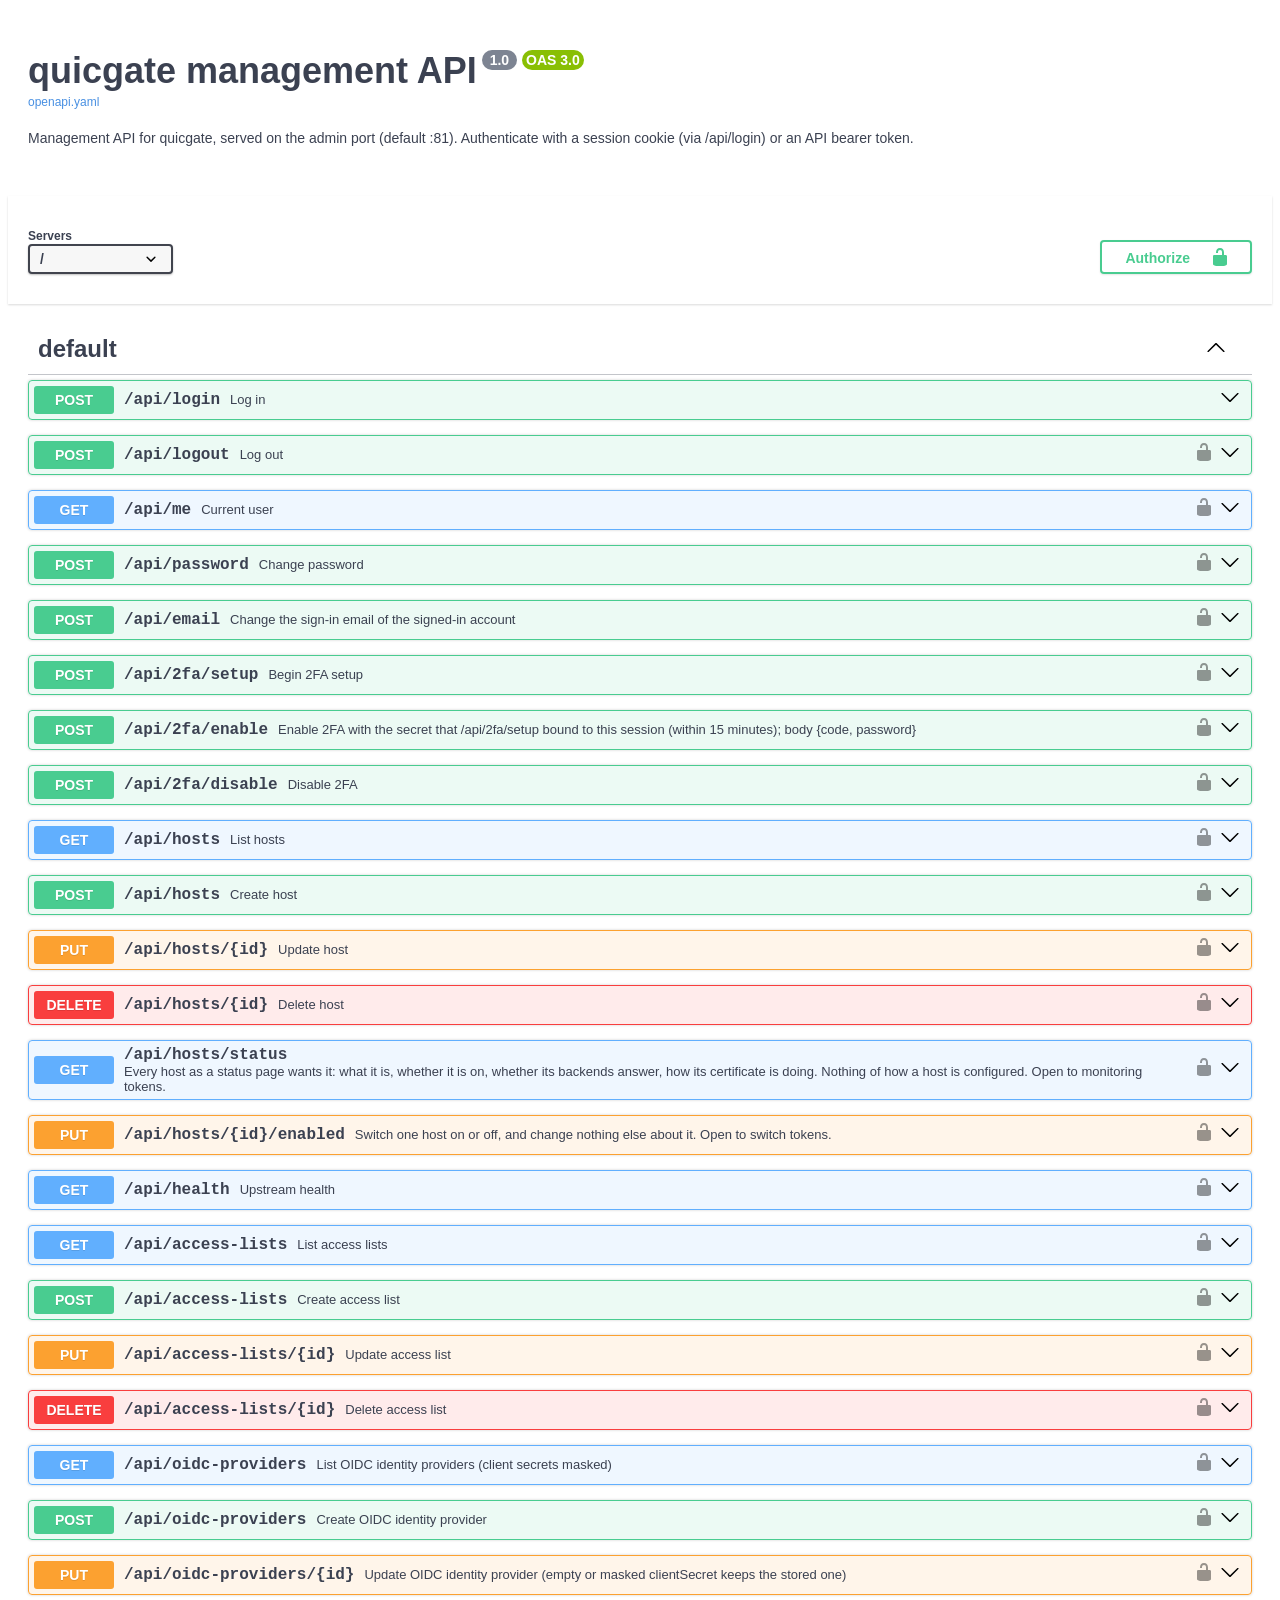
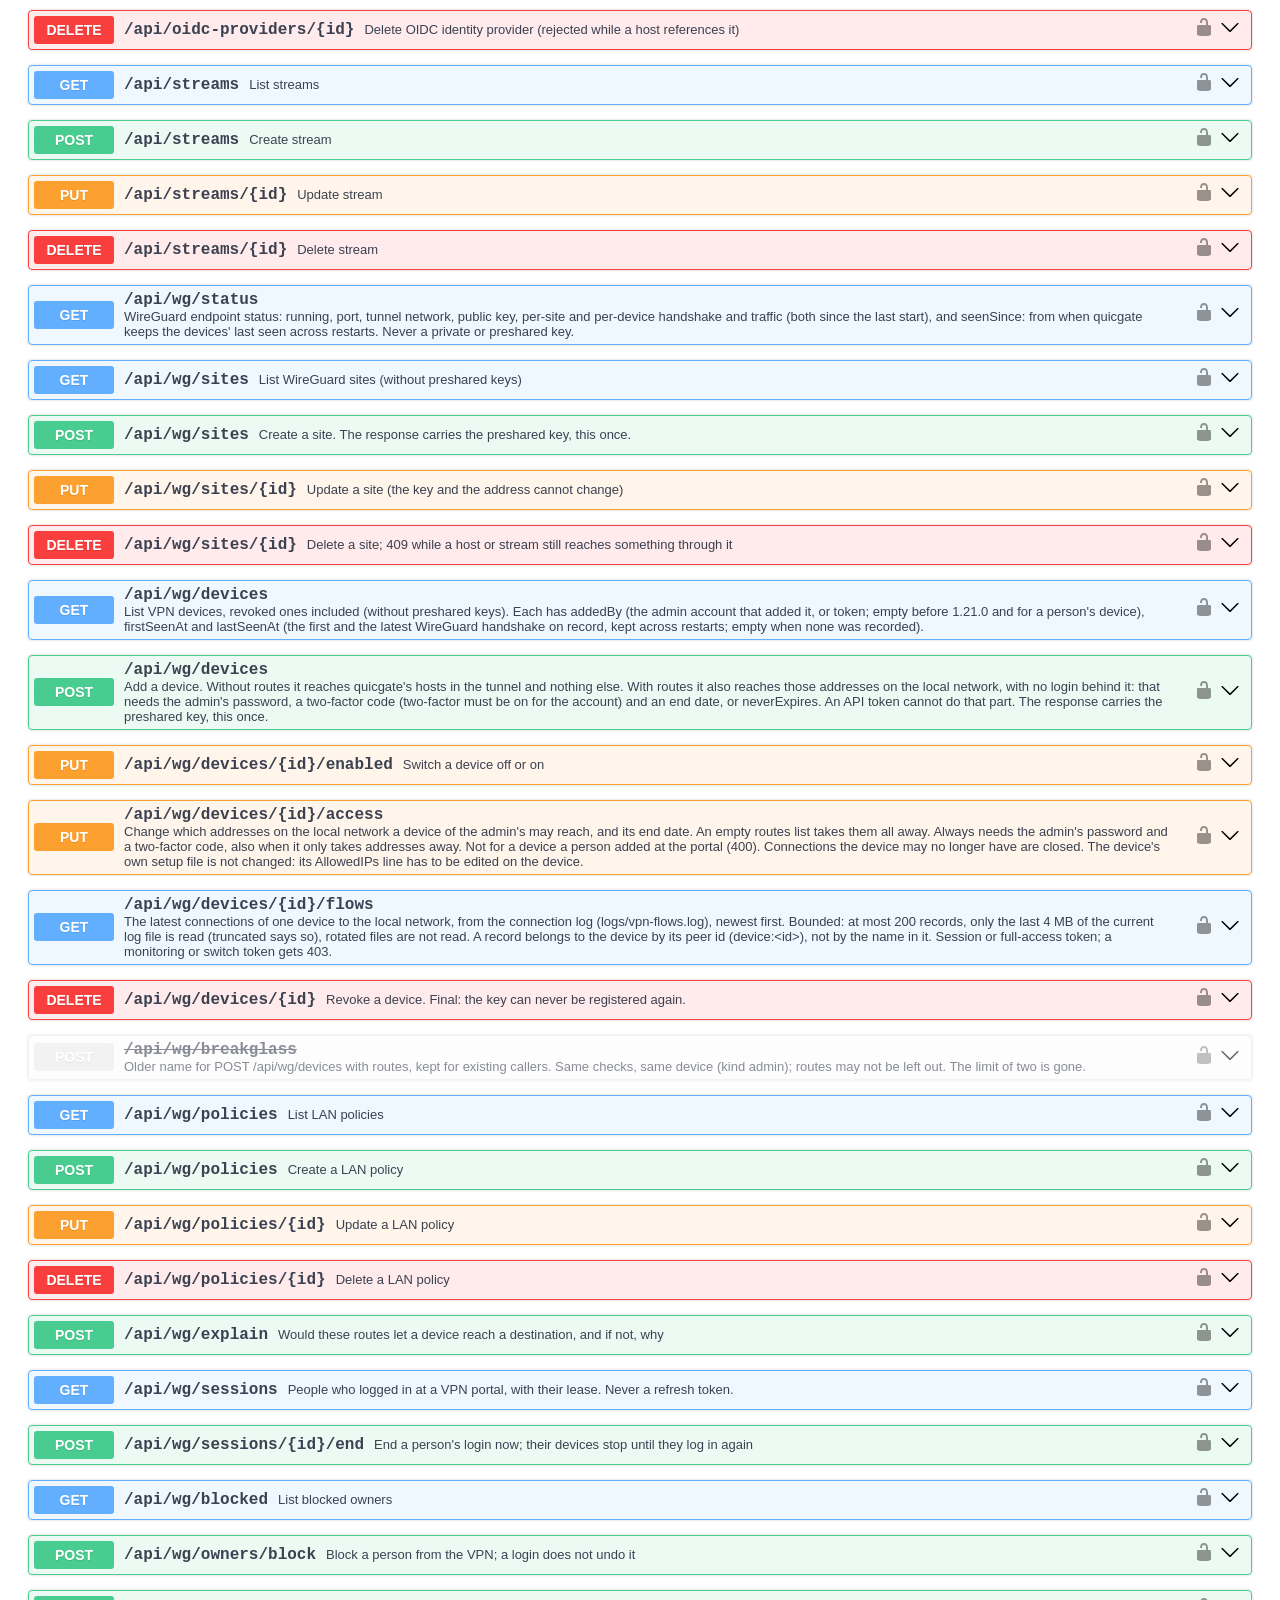
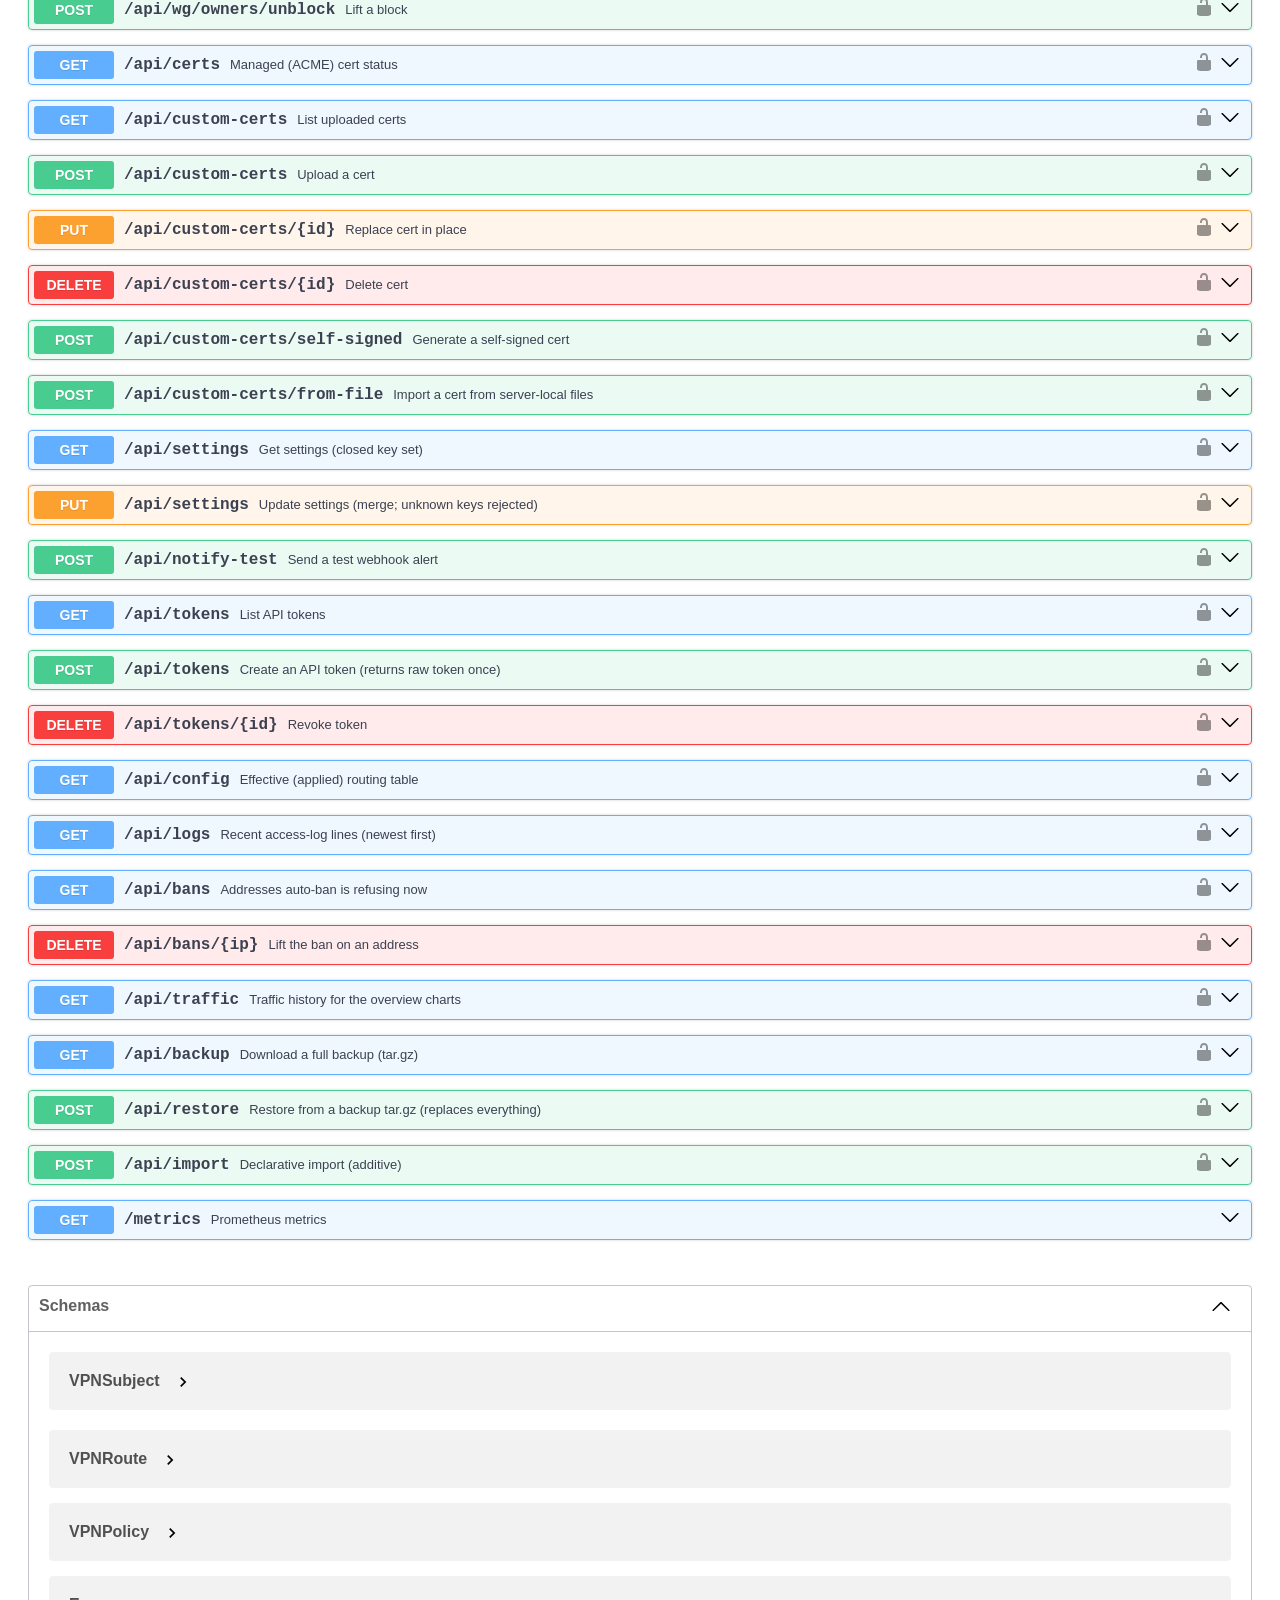
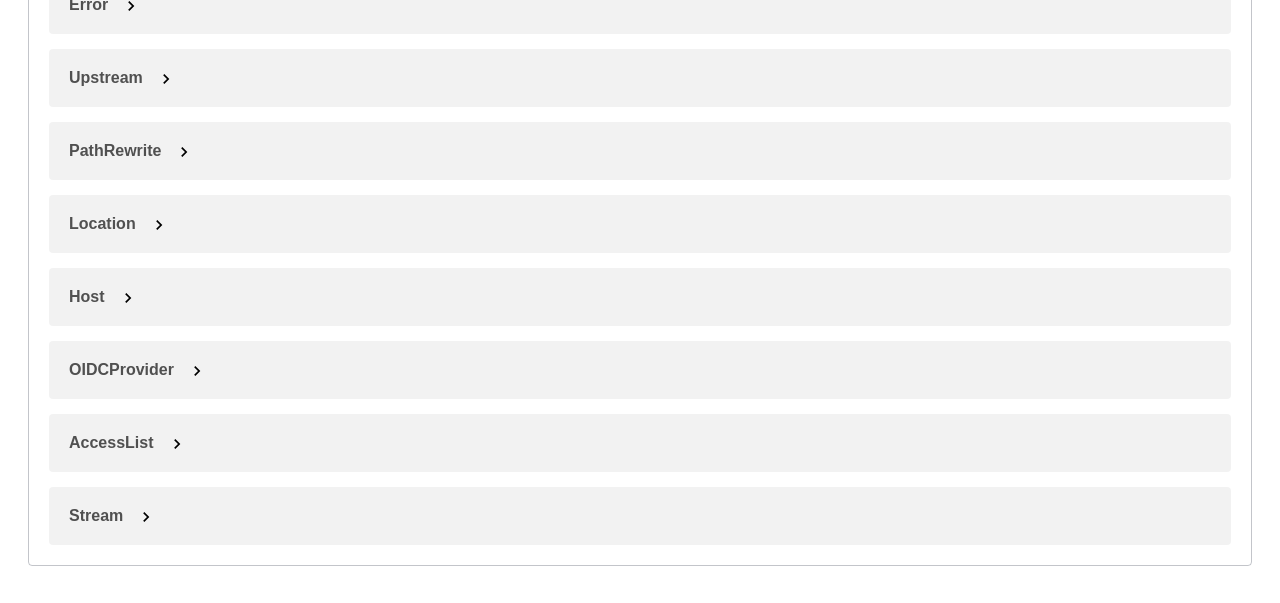
<file: web/docs.html>
<!doctype html>
<html lang="en">
<head>
<meta charset="utf-8">
<meta name="viewport" content="width=device-width, initial-scale=1">
<title>quicgate API docs</title>
<link rel="icon" type="image/svg+xml" href="favicon.svg">
<link rel="stylesheet" href="swagger-ui.css">
</head>
<body>
<div id="swagger"></div>
<script src="swagger-ui-bundle.js"></script>
<script src="docs.js"></script>
</body>
</html>
</file>
<file: web/swagger-ui.css>
.swagger-ui{color:#3b4151;font-family:sans-serif/*! normalize.css v7.0.0 | MIT License | github.com/necolas/normalize.css */}.swagger-ui html{line-height:1.15;-ms-text-size-adjust:100%;-webkit-text-size-adjust:100%}.swagger-ui body{margin:0}.swagger-ui article,.swagger-ui aside,.swagger-ui footer,.swagger-ui header,.swagger-ui nav,.swagger-ui section{display:block}.swagger-ui h1{font-size:2em;margin:.67em 0}.swagger-ui figcaption,.swagger-ui figure,.swagger-ui main{display:block}.swagger-ui figure{margin:1em 40px}.swagger-ui hr{box-sizing:content-box;height:0;overflow:visible}.swagger-ui pre{font-family:monospace,monospace;font-size:1em}.swagger-ui a{background-color:transparent;-webkit-text-decoration-skip:objects}.swagger-ui abbr[title]{border-bottom:none;text-decoration:underline;-webkit-text-decoration:underline dotted;text-decoration:underline dotted}.swagger-ui b,.swagger-ui strong{font-weight:inherit;font-weight:bolder}.swagger-ui code,.swagger-ui kbd,.swagger-ui samp{font-family:monospace,monospace;font-size:1em}.swagger-ui dfn{font-style:italic}.swagger-ui mark{background-color:#ff0;color:#000}.swagger-ui small{font-size:80%}.swagger-ui sub,.swagger-ui sup{font-size:75%;line-height:0;position:relative;vertical-align:baseline}.swagger-ui sub{bottom:-.25em}.swagger-ui sup{top:-.5em}.swagger-ui audio,.swagger-ui video{display:inline-block}.swagger-ui audio:not([controls]){display:none;height:0}.swagger-ui img{border-style:none}.swagger-ui svg:not(:root){overflow:hidden}.swagger-ui button,.swagger-ui input,.swagger-ui optgroup,.swagger-ui select,.swagger-ui textarea{font-family:sans-serif;font-size:100%;line-height:1.15;margin:0}.swagger-ui button,.swagger-ui input{overflow:visible}.swagger-ui button,.swagger-ui select{text-transform:none}.swagger-ui [type=reset],.swagger-ui [type=submit],.swagger-ui button,.swagger-ui html [type=button]{-webkit-appearance:button}.swagger-ui [type=button]::-moz-focus-inner,.swagger-ui [type=reset]::-moz-focus-inner,.swagger-ui [type=submit]::-moz-focus-inner,.swagger-ui button::-moz-focus-inner{border-style:none;padding:0}.swagger-ui [type=button]:-moz-focusring,.swagger-ui [type=reset]:-moz-focusring,.swagger-ui [type=submit]:-moz-focusring,.swagger-ui button:-moz-focusring{outline:1px dotted ButtonText}.swagger-ui fieldset{padding:.35em .75em .625em}.swagger-ui legend{box-sizing:border-box;color:inherit;display:table;max-width:100%;padding:0;white-space:normal}.swagger-ui progress{display:inline-block;vertical-align:baseline}.swagger-ui textarea{overflow:auto}.swagger-ui [type=checkbox],.swagger-ui [type=radio]{box-sizing:border-box;padding:0}.swagger-ui [type=number]::-webkit-inner-spin-button,.swagger-ui [type=number]::-webkit-outer-spin-button{height:auto}.swagger-ui [type=search]{-webkit-appearance:textfield;outline-offset:-2px}.swagger-ui [type=search]::-webkit-search-cancel-button,.swagger-ui [type=search]::-webkit-search-decoration{-webkit-appearance:none}.swagger-ui ::-webkit-file-upload-button{-webkit-appearance:button;font:inherit}.swagger-ui details,.swagger-ui menu{display:block}.swagger-ui summary{display:list-item}.swagger-ui canvas{display:inline-block}.swagger-ui [hidden],.swagger-ui template{display:none}.swagger-ui .debug *{outline:1px solid gold}.swagger-ui .debug-white *{outline:1px solid #fff}.swagger-ui .debug-black *{outline:1px solid #000}.swagger-ui .debug-grid{background:transparent url([data-uri]) repeat 0 0}.swagger-ui .debug-grid-16{background:transparent url([data-uri]) repeat 0 0}.swagger-ui .debug-grid-8-solid{background:#fff url([data-uri]) repeat 0 0}.swagger-ui .debug-grid-16-solid{background:#fff url([data-uri]) repeat 0 0}.swagger-ui .border-box,.swagger-ui a,.swagger-ui article,.swagger-ui body,.swagger-ui code,.swagger-ui dd,.swagger-ui div,.swagger-ui dl,.swagger-ui dt,.swagger-ui fieldset,.swagger-ui footer,.swagger-ui form,.swagger-ui h1,.swagger-ui h2,.swagger-ui h3,.swagger-ui h4,.swagger-ui h5,.swagger-ui h6,.swagger-ui header,.swagger-ui html,.swagger-ui input[type=email],.swagger-ui input[type=number],.swagger-ui input[type=password],.swagger-ui input[type=tel],.swagger-ui input[type=text],.swagger-ui input[type=url],.swagger-ui legend,.swagger-ui li,.swagger-ui main,.swagger-ui ol,.swagger-ui p,.swagger-ui pre,.swagger-ui section,.swagger-ui table,.swagger-ui td,.swagger-ui textarea,.swagger-ui th,.swagger-ui tr,.swagger-ui ul{box-sizing:border-box}.swagger-ui .aspect-ratio{height:0;position:relative}.swagger-ui .aspect-ratio--16x9{padding-bottom:56.25%}.swagger-ui .aspect-ratio--9x16{padding-bottom:177.77%}.swagger-ui .aspect-ratio--4x3{padding-bottom:75%}.swagger-ui .aspect-ratio--3x4{padding-bottom:133.33%}.swagger-ui .aspect-ratio--6x4{padding-bottom:66.6%}.swagger-ui .aspect-ratio--4x6{padding-bottom:150%}.swagger-ui .aspect-ratio--8x5{padding-bottom:62.5%}.swagger-ui .aspect-ratio--5x8{padding-bottom:160%}.swagger-ui .aspect-ratio--7x5{padding-bottom:71.42%}.swagger-ui .aspect-ratio--5x7{padding-bottom:140%}.swagger-ui .aspect-ratio--1x1{padding-bottom:100%}.swagger-ui .aspect-ratio--object{bottom:0;height:100%;left:0;position:absolute;right:0;top:0;width:100%;z-index:100}@media screen and (min-width:30em){.swagger-ui .aspect-ratio-ns{height:0;position:relative}.swagger-ui .aspect-ratio--16x9-ns{padding-bottom:56.25%}.swagger-ui .aspect-ratio--9x16-ns{padding-bottom:177.77%}.swagger-ui .aspect-ratio--4x3-ns{padding-bottom:75%}.swagger-ui .aspect-ratio--3x4-ns{padding-bottom:133.33%}.swagger-ui .aspect-ratio--6x4-ns{padding-bottom:66.6%}.swagger-ui .aspect-ratio--4x6-ns{padding-bottom:150%}.swagger-ui .aspect-ratio--8x5-ns{padding-bottom:62.5%}.swagger-ui .aspect-ratio--5x8-ns{padding-bottom:160%}.swagger-ui .aspect-ratio--7x5-ns{padding-bottom:71.42%}.swagger-ui .aspect-ratio--5x7-ns{padding-bottom:140%}.swagger-ui .aspect-ratio--1x1-ns{padding-bottom:100%}.swagger-ui .aspect-ratio--object-ns{bottom:0;height:100%;left:0;position:absolute;right:0;top:0;width:100%;z-index:100}}@media screen and (min-width:30em)and (max-width:60em){.swagger-ui .aspect-ratio-m{height:0;position:relative}.swagger-ui .aspect-ratio--16x9-m{padding-bottom:56.25%}.swagger-ui .aspect-ratio--9x16-m{padding-bottom:177.77%}.swagger-ui .aspect-ratio--4x3-m{padding-bottom:75%}.swagger-ui .aspect-ratio--3x4-m{padding-bottom:133.33%}.swagger-ui .aspect-ratio--6x4-m{padding-bottom:66.6%}.swagger-ui .aspect-ratio--4x6-m{padding-bottom:150%}.swagger-ui .aspect-ratio--8x5-m{padding-bottom:62.5%}.swagger-ui .aspect-ratio--5x8-m{padding-bottom:160%}.swagger-ui .aspect-ratio--7x5-m{padding-bottom:71.42%}.swagger-ui .aspect-ratio--5x7-m{padding-bottom:140%}.swagger-ui .aspect-ratio--1x1-m{padding-bottom:100%}.swagger-ui .aspect-ratio--object-m{bottom:0;height:100%;left:0;position:absolute;right:0;top:0;width:100%;z-index:100}}@media screen and (min-width:60em){.swagger-ui .aspect-ratio-l{height:0;position:relative}.swagger-ui .aspect-ratio--16x9-l{padding-bottom:56.25%}.swagger-ui .aspect-ratio--9x16-l{padding-bottom:177.77%}.swagger-ui .aspect-ratio--4x3-l{padding-bottom:75%}.swagger-ui .aspect-ratio--3x4-l{padding-bottom:133.33%}.swagger-ui .aspect-ratio--6x4-l{padding-bottom:66.6%}.swagger-ui .aspect-ratio--4x6-l{padding-bottom:150%}.swagger-ui .aspect-ratio--8x5-l{padding-bottom:62.5%}.swagger-ui .aspect-ratio--5x8-l{padding-bottom:160%}.swagger-ui .aspect-ratio--7x5-l{padding-bottom:71.42%}.swagger-ui .aspect-ratio--5x7-l{padding-bottom:140%}.swagger-ui .aspect-ratio--1x1-l{padding-bottom:100%}.swagger-ui .aspect-ratio--object-l{bottom:0;height:100%;left:0;position:absolute;right:0;top:0;width:100%;z-index:100}}.swagger-ui img{max-width:100%}.swagger-ui .cover{background-size:cover!important}.swagger-ui .contain{background-size:contain!important}@media screen and (min-width:30em){.swagger-ui .cover-ns{background-size:cover!important}.swagger-ui .contain-ns{background-size:contain!important}}@media screen and (min-width:30em)and (max-width:60em){.swagger-ui .cover-m{background-size:cover!important}.swagger-ui .contain-m{background-size:contain!important}}@media screen and (min-width:60em){.swagger-ui .cover-l{background-size:cover!important}.swagger-ui .contain-l{background-size:contain!important}}.swagger-ui .bg-center{background-position:50%;background-repeat:no-repeat}.swagger-ui .bg-top{background-position:top;background-repeat:no-repeat}.swagger-ui .bg-right{background-position:100%;background-repeat:no-repeat}.swagger-ui .bg-bottom{background-position:bottom;background-repeat:no-repeat}.swagger-ui .bg-left{background-position:0;background-repeat:no-repeat}@media screen and (min-width:30em){.swagger-ui .bg-center-ns{background-position:50%;background-repeat:no-repeat}.swagger-ui .bg-top-ns{background-position:top;background-repeat:no-repeat}.swagger-ui .bg-right-ns{background-position:100%;background-repeat:no-repeat}.swagger-ui .bg-bottom-ns{background-position:bottom;background-repeat:no-repeat}.swagger-ui .bg-left-ns{background-position:0;background-repeat:no-repeat}}@media screen and (min-width:30em)and (max-width:60em){.swagger-ui .bg-center-m{background-position:50%;background-repeat:no-repeat}.swagger-ui .bg-top-m{background-position:top;background-repeat:no-repeat}.swagger-ui .bg-right-m{background-position:100%;background-repeat:no-repeat}.swagger-ui .bg-bottom-m{background-position:bottom;background-repeat:no-repeat}.swagger-ui .bg-left-m{background-position:0;background-repeat:no-repeat}}@media screen and (min-width:60em){.swagger-ui .bg-center-l{background-position:50%;background-repeat:no-repeat}.swagger-ui .bg-top-l{background-position:top;background-repeat:no-repeat}.swagger-ui .bg-right-l{background-position:100%;background-repeat:no-repeat}.swagger-ui .bg-bottom-l{background-position:bottom;background-repeat:no-repeat}.swagger-ui .bg-left-l{background-position:0;background-repeat:no-repeat}}.swagger-ui .outline{outline:1px solid}.swagger-ui .outline-transparent{outline:1px solid transparent}.swagger-ui .outline-0{outline:0}@media screen and (min-width:30em){.swagger-ui .outline-ns{outline:1px solid}.swagger-ui .outline-transparent-ns{outline:1px solid transparent}.swagger-ui .outline-0-ns{outline:0}}@media screen and (min-width:30em)and (max-width:60em){.swagger-ui .outline-m{outline:1px solid}.swagger-ui .outline-transparent-m{outline:1px solid transparent}.swagger-ui .outline-0-m{outline:0}}@media screen and (min-width:60em){.swagger-ui .outline-l{outline:1px solid}.swagger-ui .outline-transparent-l{outline:1px solid transparent}.swagger-ui .outline-0-l{outline:0}}.swagger-ui .ba{border-style:solid;border-width:1px}.swagger-ui .bt{border-top-style:solid;border-top-width:1px}.swagger-ui .br{border-right-style:solid;border-right-width:1px}.swagger-ui .bb{border-bottom-style:solid;border-bottom-width:1px}.swagger-ui .bl{border-left-style:solid;border-left-width:1px}.swagger-ui .bn{border-style:none;border-width:0}@media screen and (min-width:30em){.swagger-ui .ba-ns{border-style:solid;border-width:1px}.swagger-ui .bt-ns{border-top-style:solid;border-top-width:1px}.swagger-ui .br-ns{border-right-style:solid;border-right-width:1px}.swagger-ui .bb-ns{border-bottom-style:solid;border-bottom-width:1px}.swagger-ui .bl-ns{border-left-style:solid;border-left-width:1px}.swagger-ui .bn-ns{border-style:none;border-width:0}}@media screen and (min-width:30em)and (max-width:60em){.swagger-ui .ba-m{border-style:solid;border-width:1px}.swagger-ui .bt-m{border-top-style:solid;border-top-width:1px}.swagger-ui .br-m{border-right-style:solid;border-right-width:1px}.swagger-ui .bb-m{border-bottom-style:solid;border-bottom-width:1px}.swagger-ui .bl-m{border-left-style:solid;border-left-width:1px}.swagger-ui .bn-m{border-style:none;border-width:0}}@media screen and (min-width:60em){.swagger-ui .ba-l{border-style:solid;border-width:1px}.swagger-ui .bt-l{border-top-style:solid;border-top-width:1px}.swagger-ui .br-l{border-right-style:solid;border-right-width:1px}.swagger-ui .bb-l{border-bottom-style:solid;border-bottom-width:1px}.swagger-ui .bl-l{border-left-style:solid;border-left-width:1px}.swagger-ui .bn-l{border-style:none;border-width:0}}.swagger-ui .b--black{border-color:#000}.swagger-ui .b--near-black{border-color:#111}.swagger-ui .b--dark-gray{border-color:#333}.swagger-ui .b--mid-gray{border-color:#555}.swagger-ui .b--gray{border-color:#777}.swagger-ui .b--silver{border-color:#999}.swagger-ui .b--light-silver{border-color:#aaa}.swagger-ui .b--moon-gray{border-color:#ccc}.swagger-ui .b--light-gray{border-color:#eee}.swagger-ui .b--near-white{border-color:#f4f4f4}.swagger-ui .b--white{border-color:#fff}.swagger-ui .b--white-90{border-color:hsla(0,0%,100%,.9)}.swagger-ui .b--white-80{border-color:hsla(0,0%,100%,.8)}.swagger-ui .b--white-70{border-color:hsla(0,0%,100%,.7)}.swagger-ui .b--white-60{border-color:hsla(0,0%,100%,.6)}.swagger-ui .b--white-50{border-color:hsla(0,0%,100%,.5)}.swagger-ui .b--white-40{border-color:hsla(0,0%,100%,.4)}.swagger-ui .b--white-30{border-color:hsla(0,0%,100%,.3)}.swagger-ui .b--white-20{border-color:hsla(0,0%,100%,.2)}.swagger-ui .b--white-10{border-color:hsla(0,0%,100%,.1)}.swagger-ui .b--white-05{border-color:hsla(0,0%,100%,.05)}.swagger-ui .b--white-025{border-color:hsla(0,0%,100%,.025)}.swagger-ui .b--white-0125{border-color:hsla(0,0%,100%,.013)}.swagger-ui .b--black-90{border-color:rgba(0,0,0,.9)}.swagger-ui .b--black-80{border-color:rgba(0,0,0,.8)}.swagger-ui .b--black-70{border-color:rgba(0,0,0,.7)}.swagger-ui .b--black-60{border-color:rgba(0,0,0,.6)}.swagger-ui .b--black-50{border-color:rgba(0,0,0,.5)}.swagger-ui .b--black-40{border-color:rgba(0,0,0,.4)}.swagger-ui .b--black-30{border-color:rgba(0,0,0,.3)}.swagger-ui .b--black-20{border-color:rgba(0,0,0,.2)}.swagger-ui .b--black-10{border-color:rgba(0,0,0,.1)}.swagger-ui .b--black-05{border-color:rgba(0,0,0,.05)}.swagger-ui .b--black-025{border-color:rgba(0,0,0,.025)}.swagger-ui .b--black-0125{border-color:rgba(0,0,0,.013)}.swagger-ui .b--dark-red{border-color:#e7040f}.swagger-ui .b--red{border-color:#ff4136}.swagger-ui .b--light-red{border-color:#ff725c}.swagger-ui .b--orange{border-color:#ff6300}.swagger-ui .b--gold{border-color:#ffb700}.swagger-ui .b--yellow{border-color:gold}.swagger-ui .b--light-yellow{border-color:#fbf1a9}.swagger-ui .b--purple{border-color:#5e2ca5}.swagger-ui .b--light-purple{border-color:#a463f2}.swagger-ui .b--dark-pink{border-color:#d5008f}.swagger-ui .b--hot-pink{border-color:#ff41b4}.swagger-ui .b--pink{border-color:#ff80cc}.swagger-ui .b--light-pink{border-color:#ffa3d7}.swagger-ui .b--dark-green{border-color:#137752}.swagger-ui .b--green{border-color:#19a974}.swagger-ui .b--light-green{border-color:#9eebcf}.swagger-ui .b--navy{border-color:#001b44}.swagger-ui .b--dark-blue{border-color:#00449e}.swagger-ui .b--blue{border-color:#357edd}.swagger-ui .b--light-blue{border-color:#96ccff}.swagger-ui .b--lightest-blue{border-color:#cdecff}.swagger-ui .b--washed-blue{border-color:#f6fffe}.swagger-ui .b--washed-green{border-color:#e8fdf5}.swagger-ui .b--washed-yellow{border-color:#fffceb}.swagger-ui .b--washed-red{border-color:#ffdfdf}.swagger-ui .b--transparent{border-color:transparent}.swagger-ui .b--inherit{border-color:inherit}.swagger-ui .br0{border-radius:0}.swagger-ui .br1{border-radius:.125rem}.swagger-ui .br2{border-radius:.25rem}.swagger-ui .br3{border-radius:.5rem}.swagger-ui .br4{border-radius:1rem}.swagger-ui .br-100{border-radius:100%}.swagger-ui .br-pill{border-radius:9999px}.swagger-ui .br--bottom{border-top-left-radius:0;border-top-right-radius:0}.swagger-ui .br--top{border-bottom-left-radius:0;border-bottom-right-radius:0}.swagger-ui .br--right{border-bottom-left-radius:0;border-top-left-radius:0}.swagger-ui .br--left{border-bottom-right-radius:0;border-top-right-radius:0}@media screen and (min-width:30em){.swagger-ui .br0-ns{border-radius:0}.swagger-ui .br1-ns{border-radius:.125rem}.swagger-ui .br2-ns{border-radius:.25rem}.swagger-ui .br3-ns{border-radius:.5rem}.swagger-ui .br4-ns{border-radius:1rem}.swagger-ui .br-100-ns{border-radius:100%}.swagger-ui .br-pill-ns{border-radius:9999px}.swagger-ui .br--bottom-ns{border-top-left-radius:0;border-top-right-radius:0}.swagger-ui .br--top-ns{border-bottom-left-radius:0;border-bottom-right-radius:0}.swagger-ui .br--right-ns{border-bottom-left-radius:0;border-top-left-radius:0}.swagger-ui .br--left-ns{border-bottom-right-radius:0;border-top-right-radius:0}}@media screen and (min-width:30em)and (max-width:60em){.swagger-ui .br0-m{border-radius:0}.swagger-ui .br1-m{border-radius:.125rem}.swagger-ui .br2-m{border-radius:.25rem}.swagger-ui .br3-m{border-radius:.5rem}.swagger-ui .br4-m{border-radius:1rem}.swagger-ui .br-100-m{border-radius:100%}.swagger-ui .br-pill-m{border-radius:9999px}.swagger-ui .br--bottom-m{border-top-left-radius:0;border-top-right-radius:0}.swagger-ui .br--top-m{border-bottom-left-radius:0;border-bottom-right-radius:0}.swagger-ui .br--right-m{border-bottom-left-radius:0;border-top-left-radius:0}.swagger-ui .br--left-m{border-bottom-right-radius:0;border-top-right-radius:0}}@media screen and (min-width:60em){.swagger-ui .br0-l{border-radius:0}.swagger-ui .br1-l{border-radius:.125rem}.swagger-ui .br2-l{border-radius:.25rem}.swagger-ui .br3-l{border-radius:.5rem}.swagger-ui .br4-l{border-radius:1rem}.swagger-ui .br-100-l{border-radius:100%}.swagger-ui .br-pill-l{border-radius:9999px}.swagger-ui .br--bottom-l{border-top-left-radius:0;border-top-right-radius:0}.swagger-ui .br--top-l{border-bottom-left-radius:0;border-bottom-right-radius:0}.swagger-ui .br--right-l{border-bottom-left-radius:0;border-top-left-radius:0}.swagger-ui .br--left-l{border-bottom-right-radius:0;border-top-right-radius:0}}.swagger-ui .b--dotted{border-style:dotted}.swagger-ui .b--dashed{border-style:dashed}.swagger-ui .b--solid{border-style:solid}.swagger-ui .b--none{border-style:none}@media screen and (min-width:30em){.swagger-ui .b--dotted-ns{border-style:dotted}.swagger-ui .b--dashed-ns{border-style:dashed}.swagger-ui .b--solid-ns{border-style:solid}.swagger-ui .b--none-ns{border-style:none}}@media screen and (min-width:30em)and (max-width:60em){.swagger-ui .b--dotted-m{border-style:dotted}.swagger-ui .b--dashed-m{border-style:dashed}.swagger-ui .b--solid-m{border-style:solid}.swagger-ui .b--none-m{border-style:none}}@media screen and (min-width:60em){.swagger-ui .b--dotted-l{border-style:dotted}.swagger-ui .b--dashed-l{border-style:dashed}.swagger-ui .b--solid-l{border-style:solid}.swagger-ui .b--none-l{border-style:none}}.swagger-ui .bw0{border-width:0}.swagger-ui .bw1{border-width:.125rem}.swagger-ui .bw2{border-width:.25rem}.swagger-ui .bw3{border-width:.5rem}.swagger-ui .bw4{border-width:1rem}.swagger-ui .bw5{border-width:2rem}.swagger-ui .bt-0{border-top-width:0}.swagger-ui .br-0{border-right-width:0}.swagger-ui .bb-0{border-bottom-width:0}.swagger-ui .bl-0{border-left-width:0}@media screen and (min-width:30em){.swagger-ui .bw0-ns{border-width:0}.swagger-ui .bw1-ns{border-width:.125rem}.swagger-ui .bw2-ns{border-width:.25rem}.swagger-ui .bw3-ns{border-width:.5rem}.swagger-ui .bw4-ns{border-width:1rem}.swagger-ui .bw5-ns{border-width:2rem}.swagger-ui .bt-0-ns{border-top-width:0}.swagger-ui .br-0-ns{border-right-width:0}.swagger-ui .bb-0-ns{border-bottom-width:0}.swagger-ui .bl-0-ns{border-left-width:0}}@media screen and (min-width:30em)and (max-width:60em){.swagger-ui .bw0-m{border-width:0}.swagger-ui .bw1-m{border-width:.125rem}.swagger-ui .bw2-m{border-width:.25rem}.swagger-ui .bw3-m{border-width:.5rem}.swagger-ui .bw4-m{border-width:1rem}.swagger-ui .bw5-m{border-width:2rem}.swagger-ui .bt-0-m{border-top-width:0}.swagger-ui .br-0-m{border-right-width:0}.swagger-ui .bb-0-m{border-bottom-width:0}.swagger-ui .bl-0-m{border-left-width:0}}@media screen and (min-width:60em){.swagger-ui .bw0-l{border-width:0}.swagger-ui .bw1-l{border-width:.125rem}.swagger-ui .bw2-l{border-width:.25rem}.swagger-ui .bw3-l{border-width:.5rem}.swagger-ui .bw4-l{border-width:1rem}.swagger-ui .bw5-l{border-width:2rem}.swagger-ui .bt-0-l{border-top-width:0}.swagger-ui .br-0-l{border-right-width:0}.swagger-ui .bb-0-l{border-bottom-width:0}.swagger-ui .bl-0-l{border-left-width:0}}.swagger-ui .shadow-1{box-shadow:0 0 4px 2px rgba(0,0,0,.2)}.swagger-ui .shadow-2{box-shadow:0 0 8px 2px rgba(0,0,0,.2)}.swagger-ui .shadow-3{box-shadow:2px 2px 4px 2px rgba(0,0,0,.2)}.swagger-ui .shadow-4{box-shadow:2px 2px 8px 0 rgba(0,0,0,.2)}.swagger-ui .shadow-5{box-shadow:4px 4px 8px 0 rgba(0,0,0,.2)}@media screen and (min-width:30em){.swagger-ui .shadow-1-ns{box-shadow:0 0 4px 2px rgba(0,0,0,.2)}.swagger-ui .shadow-2-ns{box-shadow:0 0 8px 2px rgba(0,0,0,.2)}.swagger-ui .shadow-3-ns{box-shadow:2px 2px 4px 2px rgba(0,0,0,.2)}.swagger-ui .shadow-4-ns{box-shadow:2px 2px 8px 0 rgba(0,0,0,.2)}.swagger-ui .shadow-5-ns{box-shadow:4px 4px 8px 0 rgba(0,0,0,.2)}}@media screen and (min-width:30em)and (max-width:60em){.swagger-ui .shadow-1-m{box-shadow:0 0 4px 2px rgba(0,0,0,.2)}.swagger-ui .shadow-2-m{box-shadow:0 0 8px 2px rgba(0,0,0,.2)}.swagger-ui .shadow-3-m{box-shadow:2px 2px 4px 2px rgba(0,0,0,.2)}.swagger-ui .shadow-4-m{box-shadow:2px 2px 8px 0 rgba(0,0,0,.2)}.swagger-ui .shadow-5-m{box-shadow:4px 4px 8px 0 rgba(0,0,0,.2)}}@media screen and (min-width:60em){.swagger-ui .shadow-1-l{box-shadow:0 0 4px 2px rgba(0,0,0,.2)}.swagger-ui .shadow-2-l{box-shadow:0 0 8px 2px rgba(0,0,0,.2)}.swagger-ui .shadow-3-l{box-shadow:2px 2px 4px 2px rgba(0,0,0,.2)}.swagger-ui .shadow-4-l{box-shadow:2px 2px 8px 0 rgba(0,0,0,.2)}.swagger-ui .shadow-5-l{box-shadow:4px 4px 8px 0 rgba(0,0,0,.2)}}.swagger-ui .pre{overflow-x:auto;overflow-y:hidden;overflow:scroll}.swagger-ui .top-0{top:0}.swagger-ui .right-0{right:0}.swagger-ui .bottom-0{bottom:0}.swagger-ui .left-0{left:0}.swagger-ui .top-1{top:1rem}.swagger-ui .right-1{right:1rem}.swagger-ui .bottom-1{bottom:1rem}.swagger-ui .left-1{left:1rem}.swagger-ui .top-2{top:2rem}.swagger-ui .right-2{right:2rem}.swagger-ui .bottom-2{bottom:2rem}.swagger-ui .left-2{left:2rem}.swagger-ui .top--1{top:-1rem}.swagger-ui .right--1{right:-1rem}.swagger-ui .bottom--1{bottom:-1rem}.swagger-ui .left--1{left:-1rem}.swagger-ui .top--2{top:-2rem}.swagger-ui .right--2{right:-2rem}.swagger-ui .bottom--2{bottom:-2rem}.swagger-ui .left--2{left:-2rem}.swagger-ui .absolute--fill{bottom:0;left:0;right:0;top:0}@media screen and (min-width:30em){.swagger-ui .top-0-ns{top:0}.swagger-ui .left-0-ns{left:0}.swagger-ui .right-0-ns{right:0}.swagger-ui .bottom-0-ns{bottom:0}.swagger-ui .top-1-ns{top:1rem}.swagger-ui .left-1-ns{left:1rem}.swagger-ui .right-1-ns{right:1rem}.swagger-ui .bottom-1-ns{bottom:1rem}.swagger-ui .top-2-ns{top:2rem}.swagger-ui .left-2-ns{left:2rem}.swagger-ui .right-2-ns{right:2rem}.swagger-ui .bottom-2-ns{bottom:2rem}.swagger-ui .top--1-ns{top:-1rem}.swagger-ui .right--1-ns{right:-1rem}.swagger-ui .bottom--1-ns{bottom:-1rem}.swagger-ui .left--1-ns{left:-1rem}.swagger-ui .top--2-ns{top:-2rem}.swagger-ui .right--2-ns{right:-2rem}.swagger-ui .bottom--2-ns{bottom:-2rem}.swagger-ui .left--2-ns{left:-2rem}.swagger-ui .absolute--fill-ns{bottom:0;left:0;right:0;top:0}}@media screen and (min-width:30em)and (max-width:60em){.swagger-ui .top-0-m{top:0}.swagger-ui .left-0-m{left:0}.swagger-ui .right-0-m{right:0}.swagger-ui .bottom-0-m{bottom:0}.swagger-ui .top-1-m{top:1rem}.swagger-ui .left-1-m{left:1rem}.swagger-ui .right-1-m{right:1rem}.swagger-ui .bottom-1-m{bottom:1rem}.swagger-ui .top-2-m{top:2rem}.swagger-ui .left-2-m{left:2rem}.swagger-ui .right-2-m{right:2rem}.swagger-ui .bottom-2-m{bottom:2rem}.swagger-ui .top--1-m{top:-1rem}.swagger-ui .right--1-m{right:-1rem}.swagger-ui .bottom--1-m{bottom:-1rem}.swagger-ui .left--1-m{left:-1rem}.swagger-ui .top--2-m{top:-2rem}.swagger-ui .right--2-m{right:-2rem}.swagger-ui .bottom--2-m{bottom:-2rem}.swagger-ui .left--2-m{left:-2rem}.swagger-ui .absolute--fill-m{bottom:0;left:0;right:0;top:0}}@media screen and (min-width:60em){.swagger-ui .top-0-l{top:0}.swagger-ui .left-0-l{left:0}.swagger-ui .right-0-l{right:0}.swagger-ui .bottom-0-l{bottom:0}.swagger-ui .top-1-l{top:1rem}.swagger-ui .left-1-l{left:1rem}.swagger-ui .right-1-l{right:1rem}.swagger-ui .bottom-1-l{bottom:1rem}.swagger-ui .top-2-l{top:2rem}.swagger-ui .left-2-l{left:2rem}.swagger-ui .right-2-l{right:2rem}.swagger-ui .bottom-2-l{bottom:2rem}.swagger-ui .top--1-l{top:-1rem}.swagger-ui .right--1-l{right:-1rem}.swagger-ui .bottom--1-l{bottom:-1rem}.swagger-ui .left--1-l{left:-1rem}.swagger-ui .top--2-l{top:-2rem}.swagger-ui .right--2-l{right:-2rem}.swagger-ui .bottom--2-l{bottom:-2rem}.swagger-ui .left--2-l{left:-2rem}.swagger-ui .absolute--fill-l{bottom:0;left:0;right:0;top:0}}.swagger-ui .cf:after,.swagger-ui .cf:before{content:" ";display:table}.swagger-ui .cf:after{clear:both}.swagger-ui .cf{zoom:1}.swagger-ui .cl{clear:left}.swagger-ui .cr{clear:right}.swagger-ui .cb{clear:both}.swagger-ui .cn{clear:none}@media screen and (min-width:30em){.swagger-ui .cl-ns{clear:left}.swagger-ui .cr-ns{clear:right}.swagger-ui .cb-ns{clear:both}.swagger-ui .cn-ns{clear:none}}@media screen and (min-width:30em)and (max-width:60em){.swagger-ui .cl-m{clear:left}.swagger-ui .cr-m{clear:right}.swagger-ui .cb-m{clear:both}.swagger-ui .cn-m{clear:none}}@media screen and (min-width:60em){.swagger-ui .cl-l{clear:left}.swagger-ui .cr-l{clear:right}.swagger-ui .cb-l{clear:both}.swagger-ui .cn-l{clear:none}}.swagger-ui .flex{display:flex}.swagger-ui .inline-flex{display:inline-flex}.swagger-ui .flex-auto{flex:1 1 auto;min-height:0;min-width:0}.swagger-ui .flex-none{flex:none}.swagger-ui .flex-column{flex-direction:column}.swagger-ui .flex-row{flex-direction:row}.swagger-ui .flex-wrap{flex-wrap:wrap}.swagger-ui .flex-nowrap{flex-wrap:nowrap}.swagger-ui .flex-wrap-reverse{flex-wrap:wrap-reverse}.swagger-ui .flex-column-reverse{flex-direction:column-reverse}.swagger-ui .flex-row-reverse{flex-direction:row-reverse}.swagger-ui .items-start{align-items:flex-start}.swagger-ui .items-end{align-items:flex-end}.swagger-ui .items-center{align-items:center}.swagger-ui .items-baseline{align-items:baseline}.swagger-ui .items-stretch{align-items:stretch}.swagger-ui .self-start{align-self:flex-start}.swagger-ui .self-end{align-self:flex-end}.swagger-ui .self-center{align-self:center}.swagger-ui .self-baseline{align-self:baseline}.swagger-ui .self-stretch{align-self:stretch}.swagger-ui .justify-start{justify-content:flex-start}.swagger-ui .justify-end{justify-content:flex-end}.swagger-ui .justify-center{justify-content:center}.swagger-ui .justify-between{justify-content:space-between}.swagger-ui .justify-around{justify-content:space-around}.swagger-ui .content-start{align-content:flex-start}.swagger-ui .content-end{align-content:flex-end}.swagger-ui .content-center{align-content:center}.swagger-ui .content-between{align-content:space-between}.swagger-ui .content-around{align-content:space-around}.swagger-ui .content-stretch{align-content:stretch}.swagger-ui .order-0{order:0}.swagger-ui .order-1{order:1}.swagger-ui .order-2{order:2}.swagger-ui .order-3{order:3}.swagger-ui .order-4{order:4}.swagger-ui .order-5{order:5}.swagger-ui .order-6{order:6}.swagger-ui .order-7{order:7}.swagger-ui .order-8{order:8}.swagger-ui .order-last{order:99999}.swagger-ui .flex-grow-0{flex-grow:0}.swagger-ui .flex-grow-1{flex-grow:1}.swagger-ui .flex-shrink-0{flex-shrink:0}.swagger-ui .flex-shrink-1{flex-shrink:1}@media screen and (min-width:30em){.swagger-ui .flex-ns{display:flex}.swagger-ui .inline-flex-ns{display:inline-flex}.swagger-ui .flex-auto-ns{flex:1 1 auto;min-height:0;min-width:0}.swagger-ui .flex-none-ns{flex:none}.swagger-ui .flex-column-ns{flex-direction:column}.swagger-ui .flex-row-ns{flex-direction:row}.swagger-ui .flex-wrap-ns{flex-wrap:wrap}.swagger-ui .flex-nowrap-ns{flex-wrap:nowrap}.swagger-ui .flex-wrap-reverse-ns{flex-wrap:wrap-reverse}.swagger-ui .flex-column-reverse-ns{flex-direction:column-reverse}.swagger-ui .flex-row-reverse-ns{flex-direction:row-reverse}.swagger-ui .items-start-ns{align-items:flex-start}.swagger-ui .items-end-ns{align-items:flex-end}.swagger-ui .items-center-ns{align-items:center}.swagger-ui .items-baseline-ns{align-items:baseline}.swagger-ui .items-stretch-ns{align-items:stretch}.swagger-ui .self-start-ns{align-self:flex-start}.swagger-ui .self-end-ns{align-self:flex-end}.swagger-ui .self-center-ns{align-self:center}.swagger-ui .self-baseline-ns{align-self:baseline}.swagger-ui .self-stretch-ns{align-self:stretch}.swagger-ui .justify-start-ns{justify-content:flex-start}.swagger-ui .justify-end-ns{justify-content:flex-end}.swagger-ui .justify-center-ns{justify-content:center}.swagger-ui .justify-between-ns{justify-content:space-between}.swagger-ui .justify-around-ns{justify-content:space-around}.swagger-ui .content-start-ns{align-content:flex-start}.swagger-ui .content-end-ns{align-content:flex-end}.swagger-ui .content-center-ns{align-content:center}.swagger-ui .content-between-ns{align-content:space-between}.swagger-ui .content-around-ns{align-content:space-around}.swagger-ui .content-stretch-ns{align-content:stretch}.swagger-ui .order-0-ns{order:0}.swagger-ui .order-1-ns{order:1}.swagger-ui .order-2-ns{order:2}.swagger-ui .order-3-ns{order:3}.swagger-ui .order-4-ns{order:4}.swagger-ui .order-5-ns{order:5}.swagger-ui .order-6-ns{order:6}.swagger-ui .order-7-ns{order:7}.swagger-ui .order-8-ns{order:8}.swagger-ui .order-last-ns{order:99999}.swagger-ui .flex-grow-0-ns{flex-grow:0}.swagger-ui .flex-grow-1-ns{flex-grow:1}.swagger-ui .flex-shrink-0-ns{flex-shrink:0}.swagger-ui .flex-shrink-1-ns{flex-shrink:1}}@media screen and (min-width:30em)and (max-width:60em){.swagger-ui .flex-m{display:flex}.swagger-ui .inline-flex-m{display:inline-flex}.swagger-ui .flex-auto-m{flex:1 1 auto;min-height:0;min-width:0}.swagger-ui .flex-none-m{flex:none}.swagger-ui .flex-column-m{flex-direction:column}.swagger-ui .flex-row-m{flex-direction:row}.swagger-ui .flex-wrap-m{flex-wrap:wrap}.swagger-ui .flex-nowrap-m{flex-wrap:nowrap}.swagger-ui .flex-wrap-reverse-m{flex-wrap:wrap-reverse}.swagger-ui .flex-column-reverse-m{flex-direction:column-reverse}.swagger-ui .flex-row-reverse-m{flex-direction:row-reverse}.swagger-ui .items-start-m{align-items:flex-start}.swagger-ui .items-end-m{align-items:flex-end}.swagger-ui .items-center-m{align-items:center}.swagger-ui .items-baseline-m{align-items:baseline}.swagger-ui .items-stretch-m{align-items:stretch}.swagger-ui .self-start-m{align-self:flex-start}.swagger-ui .self-end-m{align-self:flex-end}.swagger-ui .self-center-m{align-self:center}.swagger-ui .self-baseline-m{align-self:baseline}.swagger-ui .self-stretch-m{align-self:stretch}.swagger-ui .justify-start-m{justify-content:flex-start}.swagger-ui .justify-end-m{justify-content:flex-end}.swagger-ui .justify-center-m{justify-content:center}.swagger-ui .justify-between-m{justify-content:space-between}.swagger-ui .justify-around-m{justify-content:space-around}.swagger-ui .content-start-m{align-content:flex-start}.swagger-ui .content-end-m{align-content:flex-end}.swagger-ui .content-center-m{align-content:center}.swagger-ui .content-between-m{align-content:space-between}.swagger-ui .content-around-m{align-content:space-around}.swagger-ui .content-stretch-m{align-content:stretch}.swagger-ui .order-0-m{order:0}.swagger-ui .order-1-m{order:1}.swagger-ui .order-2-m{order:2}.swagger-ui .order-3-m{order:3}.swagger-ui .order-4-m{order:4}.swagger-ui .order-5-m{order:5}.swagger-ui .order-6-m{order:6}.swagger-ui .order-7-m{order:7}.swagger-ui .order-8-m{order:8}.swagger-ui .order-last-m{order:99999}.swagger-ui .flex-grow-0-m{flex-grow:0}.swagger-ui .flex-grow-1-m{flex-grow:1}.swagger-ui .flex-shrink-0-m{flex-shrink:0}.swagger-ui .flex-shrink-1-m{flex-shrink:1}}@media screen and (min-width:60em){.swagger-ui .flex-l{display:flex}.swagger-ui .inline-flex-l{display:inline-flex}.swagger-ui .flex-auto-l{flex:1 1 auto;min-height:0;min-width:0}.swagger-ui .flex-none-l{flex:none}.swagger-ui .flex-column-l{flex-direction:column}.swagger-ui .flex-row-l{flex-direction:row}.swagger-ui .flex-wrap-l{flex-wrap:wrap}.swagger-ui .flex-nowrap-l{flex-wrap:nowrap}.swagger-ui .flex-wrap-reverse-l{flex-wrap:wrap-reverse}.swagger-ui .flex-column-reverse-l{flex-direction:column-reverse}.swagger-ui .flex-row-reverse-l{flex-direction:row-reverse}.swagger-ui .items-start-l{align-items:flex-start}.swagger-ui .items-end-l{align-items:flex-end}.swagger-ui .items-center-l{align-items:center}.swagger-ui .items-baseline-l{align-items:baseline}.swagger-ui .items-stretch-l{align-items:stretch}.swagger-ui .self-start-l{align-self:flex-start}.swagger-ui .self-end-l{align-self:flex-end}.swagger-ui .self-center-l{align-self:center}.swagger-ui .self-baseline-l{align-self:baseline}.swagger-ui .self-stretch-l{align-self:stretch}.swagger-ui .justify-start-l{justify-content:flex-start}.swagger-ui .justify-end-l{justify-content:flex-end}.swagger-ui .justify-center-l{justify-content:center}.swagger-ui .justify-between-l{justify-content:space-between}.swagger-ui .justify-around-l{justify-content:space-around}.swagger-ui .content-start-l{align-content:flex-start}.swagger-ui .content-end-l{align-content:flex-end}.swagger-ui .content-center-l{align-content:center}.swagger-ui .content-between-l{align-content:space-between}.swagger-ui .content-around-l{align-content:space-around}.swagger-ui .content-stretch-l{align-content:stretch}.swagger-ui .order-0-l{order:0}.swagger-ui .order-1-l{order:1}.swagger-ui .order-2-l{order:2}.swagger-ui .order-3-l{order:3}.swagger-ui .order-4-l{order:4}.swagger-ui .order-5-l{order:5}.swagger-ui .order-6-l{order:6}.swagger-ui .order-7-l{order:7}.swagger-ui .order-8-l{order:8}.swagger-ui .order-last-l{order:99999}.swagger-ui .flex-grow-0-l{flex-grow:0}.swagger-ui .flex-grow-1-l{flex-grow:1}.swagger-ui .flex-shrink-0-l{flex-shrink:0}.swagger-ui .flex-shrink-1-l{flex-shrink:1}}.swagger-ui .dn{display:none}.swagger-ui .di{display:inline}.swagger-ui .db{display:block}.swagger-ui .dib{display:inline-block}.swagger-ui .dit{display:inline-table}.swagger-ui .dt{display:table}.swagger-ui .dtc{display:table-cell}.swagger-ui .dt-row{display:table-row}.swagger-ui .dt-row-group{display:table-row-group}.swagger-ui .dt-column{display:table-column}.swagger-ui .dt-column-group{display:table-column-group}.swagger-ui .dt--fixed{table-layout:fixed;width:100%}@media screen and (min-width:30em){.swagger-ui .dn-ns{display:none}.swagger-ui .di-ns{display:inline}.swagger-ui .db-ns{display:block}.swagger-ui .dib-ns{display:inline-block}.swagger-ui .dit-ns{display:inline-table}.swagger-ui .dt-ns{display:table}.swagger-ui .dtc-ns{display:table-cell}.swagger-ui .dt-row-ns{display:table-row}.swagger-ui .dt-row-group-ns{display:table-row-group}.swagger-ui .dt-column-ns{display:table-column}.swagger-ui .dt-column-group-ns{display:table-column-group}.swagger-ui .dt--fixed-ns{table-layout:fixed;width:100%}}@media screen and (min-width:30em)and (max-width:60em){.swagger-ui .dn-m{display:none}.swagger-ui .di-m{display:inline}.swagger-ui .db-m{display:block}.swagger-ui .dib-m{display:inline-block}.swagger-ui .dit-m{display:inline-table}.swagger-ui .dt-m{display:table}.swagger-ui .dtc-m{display:table-cell}.swagger-ui .dt-row-m{display:table-row}.swagger-ui .dt-row-group-m{display:table-row-group}.swagger-ui .dt-column-m{display:table-column}.swagger-ui .dt-column-group-m{display:table-column-group}.swagger-ui .dt--fixed-m{table-layout:fixed;width:100%}}@media screen and (min-width:60em){.swagger-ui .dn-l{display:none}.swagger-ui .di-l{display:inline}.swagger-ui .db-l{display:block}.swagger-ui .dib-l{display:inline-block}.swagger-ui .dit-l{display:inline-table}.swagger-ui .dt-l{display:table}.swagger-ui .dtc-l{display:table-cell}.swagger-ui .dt-row-l{display:table-row}.swagger-ui .dt-row-group-l{display:table-row-group}.swagger-ui .dt-column-l{display:table-column}.swagger-ui .dt-column-group-l{display:table-column-group}.swagger-ui .dt--fixed-l{table-layout:fixed;width:100%}}.swagger-ui .fl{_display:inline;float:left}.swagger-ui .fr{_display:inline;float:right}.swagger-ui .fn{float:none}@media screen and (min-width:30em){.swagger-ui .fl-ns{_display:inline;float:left}.swagger-ui .fr-ns{_display:inline;float:right}.swagger-ui .fn-ns{float:none}}@media screen and (min-width:30em)and (max-width:60em){.swagger-ui .fl-m{_display:inline;float:left}.swagger-ui .fr-m{_display:inline;float:right}.swagger-ui .fn-m{float:none}}@media screen and (min-width:60em){.swagger-ui .fl-l{_display:inline;float:left}.swagger-ui .fr-l{_display:inline;float:right}.swagger-ui .fn-l{float:none}}.swagger-ui .sans-serif{font-family:-apple-system,BlinkMacSystemFont,avenir next,avenir,helvetica,helvetica neue,ubuntu,roboto,noto,segoe ui,arial,sans-serif}.swagger-ui .serif{font-family:georgia,serif}.swagger-ui .system-sans-serif{font-family:sans-serif}.swagger-ui .system-serif{font-family:serif}.swagger-ui .code,.swagger-ui code{font-family:Consolas,monaco,monospace}.swagger-ui .courier{font-family:Courier Next,courier,monospace}.swagger-ui .helvetica{font-family:helvetica neue,helvetica,sans-serif}.swagger-ui .avenir{font-family:avenir next,avenir,sans-serif}.swagger-ui .athelas{font-family:athelas,georgia,serif}.swagger-ui .georgia{font-family:georgia,serif}.swagger-ui .times{font-family:times,serif}.swagger-ui .bodoni{font-family:Bodoni MT,serif}.swagger-ui .calisto{font-family:Calisto MT,serif}.swagger-ui .garamond{font-family:garamond,serif}.swagger-ui .baskerville{font-family:baskerville,serif}.swagger-ui .i{font-style:italic}.swagger-ui .fs-normal{font-style:normal}@media screen and (min-width:30em){.swagger-ui .i-ns{font-style:italic}.swagger-ui .fs-normal-ns{font-style:normal}}@media screen and (min-width:30em)and (max-width:60em){.swagger-ui .i-m{font-style:italic}.swagger-ui .fs-normal-m{font-style:normal}}@media screen and (min-width:60em){.swagger-ui .i-l{font-style:italic}.swagger-ui .fs-normal-l{font-style:normal}}.swagger-ui .normal{font-weight:400}.swagger-ui .b{font-weight:700}.swagger-ui .fw1{font-weight:100}.swagger-ui .fw2{font-weight:200}.swagger-ui .fw3{font-weight:300}.swagger-ui .fw4{font-weight:400}.swagger-ui .fw5{font-weight:500}.swagger-ui .fw6{font-weight:600}.swagger-ui .fw7{font-weight:700}.swagger-ui .fw8{font-weight:800}.swagger-ui .fw9{font-weight:900}@media screen and (min-width:30em){.swagger-ui .normal-ns{font-weight:400}.swagger-ui .b-ns{font-weight:700}.swagger-ui .fw1-ns{font-weight:100}.swagger-ui .fw2-ns{font-weight:200}.swagger-ui .fw3-ns{font-weight:300}.swagger-ui .fw4-ns{font-weight:400}.swagger-ui .fw5-ns{font-weight:500}.swagger-ui .fw6-ns{font-weight:600}.swagger-ui .fw7-ns{font-weight:700}.swagger-ui .fw8-ns{font-weight:800}.swagger-ui .fw9-ns{font-weight:900}}@media screen and (min-width:30em)and (max-width:60em){.swagger-ui .normal-m{font-weight:400}.swagger-ui .b-m{font-weight:700}.swagger-ui .fw1-m{font-weight:100}.swagger-ui .fw2-m{font-weight:200}.swagger-ui .fw3-m{font-weight:300}.swagger-ui .fw4-m{font-weight:400}.swagger-ui .fw5-m{font-weight:500}.swagger-ui .fw6-m{font-weight:600}.swagger-ui .fw7-m{font-weight:700}.swagger-ui .fw8-m{font-weight:800}.swagger-ui .fw9-m{font-weight:900}}@media screen and (min-width:60em){.swagger-ui .normal-l{font-weight:400}.swagger-ui .b-l{font-weight:700}.swagger-ui .fw1-l{font-weight:100}.swagger-ui .fw2-l{font-weight:200}.swagger-ui .fw3-l{font-weight:300}.swagger-ui .fw4-l{font-weight:400}.swagger-ui .fw5-l{font-weight:500}.swagger-ui .fw6-l{font-weight:600}.swagger-ui .fw7-l{font-weight:700}.swagger-ui .fw8-l{font-weight:800}.swagger-ui .fw9-l{font-weight:900}}.swagger-ui .input-reset{-webkit-appearance:none;-moz-appearance:none}.swagger-ui .button-reset::-moz-focus-inner,.swagger-ui .input-reset::-moz-focus-inner{border:0;padding:0}.swagger-ui .h1{height:1rem}.swagger-ui .h2{height:2rem}.swagger-ui .h3{height:4rem}.swagger-ui .h4{height:8rem}.swagger-ui .h5{height:16rem}.swagger-ui .h-25{height:25%}.swagger-ui .h-50{height:50%}.swagger-ui .h-75{height:75%}.swagger-ui .h-100{height:100%}.swagger-ui .min-h-100{min-height:100%}.swagger-ui .vh-25{height:25vh}.swagger-ui .vh-50{height:50vh}.swagger-ui .vh-75{height:75vh}.swagger-ui .vh-100{height:100vh}.swagger-ui .min-vh-100{min-height:100vh}.swagger-ui .h-auto{height:auto}.swagger-ui .h-inherit{height:inherit}@media screen and (min-width:30em){.swagger-ui .h1-ns{height:1rem}.swagger-ui .h2-ns{height:2rem}.swagger-ui .h3-ns{height:4rem}.swagger-ui .h4-ns{height:8rem}.swagger-ui .h5-ns{height:16rem}.swagger-ui .h-25-ns{height:25%}.swagger-ui .h-50-ns{height:50%}.swagger-ui .h-75-ns{height:75%}.swagger-ui .h-100-ns{height:100%}.swagger-ui .min-h-100-ns{min-height:100%}.swagger-ui .vh-25-ns{height:25vh}.swagger-ui .vh-50-ns{height:50vh}.swagger-ui .vh-75-ns{height:75vh}.swagger-ui .vh-100-ns{height:100vh}.swagger-ui .min-vh-100-ns{min-height:100vh}.swagger-ui .h-auto-ns{height:auto}.swagger-ui .h-inherit-ns{height:inherit}}@media screen and (min-width:30em)and (max-width:60em){.swagger-ui .h1-m{height:1rem}.swagger-ui .h2-m{height:2rem}.swagger-ui .h3-m{height:4rem}.swagger-ui .h4-m{height:8rem}.swagger-ui .h5-m{height:16rem}.swagger-ui .h-25-m{height:25%}.swagger-ui .h-50-m{height:50%}.swagger-ui .h-75-m{height:75%}.swagger-ui .h-100-m{height:100%}.swagger-ui .min-h-100-m{min-height:100%}.swagger-ui .vh-25-m{height:25vh}.swagger-ui .vh-50-m{height:50vh}.swagger-ui .vh-75-m{height:75vh}.swagger-ui .vh-100-m{height:100vh}.swagger-ui .min-vh-100-m{min-height:100vh}.swagger-ui .h-auto-m{height:auto}.swagger-ui .h-inherit-m{height:inherit}}@media screen and (min-width:60em){.swagger-ui .h1-l{height:1rem}.swagger-ui .h2-l{height:2rem}.swagger-ui .h3-l{height:4rem}.swagger-ui .h4-l{height:8rem}.swagger-ui .h5-l{height:16rem}.swagger-ui .h-25-l{height:25%}.swagger-ui .h-50-l{height:50%}.swagger-ui .h-75-l{height:75%}.swagger-ui .h-100-l{height:100%}.swagger-ui .min-h-100-l{min-height:100%}.swagger-ui .vh-25-l{height:25vh}.swagger-ui .vh-50-l{height:50vh}.swagger-ui .vh-75-l{height:75vh}.swagger-ui .vh-100-l{height:100vh}.swagger-ui .min-vh-100-l{min-height:100vh}.swagger-ui .h-auto-l{height:auto}.swagger-ui .h-inherit-l{height:inherit}}.swagger-ui .tracked{letter-spacing:.1em}.swagger-ui .tracked-tight{letter-spacing:-.05em}.swagger-ui .tracked-mega{letter-spacing:.25em}@media screen and (min-width:30em){.swagger-ui .tracked-ns{letter-spacing:.1em}.swagger-ui .tracked-tight-ns{letter-spacing:-.05em}.swagger-ui .tracked-mega-ns{letter-spacing:.25em}}@media screen and (min-width:30em)and (max-width:60em){.swagger-ui .tracked-m{letter-spacing:.1em}.swagger-ui .tracked-tight-m{letter-spacing:-.05em}.swagger-ui .tracked-mega-m{letter-spacing:.25em}}@media screen and (min-width:60em){.swagger-ui .tracked-l{letter-spacing:.1em}.swagger-ui .tracked-tight-l{letter-spacing:-.05em}.swagger-ui .tracked-mega-l{letter-spacing:.25em}}.swagger-ui .lh-solid{line-height:1}.swagger-ui .lh-title{line-height:1.25}.swagger-ui .lh-copy{line-height:1.5}@media screen and (min-width:30em){.swagger-ui .lh-solid-ns{line-height:1}.swagger-ui .lh-title-ns{line-height:1.25}.swagger-ui .lh-copy-ns{line-height:1.5}}@media screen and (min-width:30em)and (max-width:60em){.swagger-ui .lh-solid-m{line-height:1}.swagger-ui .lh-title-m{line-height:1.25}.swagger-ui .lh-copy-m{line-height:1.5}}@media screen and (min-width:60em){.swagger-ui .lh-solid-l{line-height:1}.swagger-ui .lh-title-l{line-height:1.25}.swagger-ui .lh-copy-l{line-height:1.5}}.swagger-ui .link{-webkit-text-decoration:none;text-decoration:none}.swagger-ui .link,.swagger-ui .link:active,.swagger-ui .link:focus,.swagger-ui .link:hover,.swagger-ui .link:link,.swagger-ui .link:visited{transition:color .15s ease-in}.swagger-ui .link:focus{outline:1px dotted currentColor}.swagger-ui .list{list-style-type:none}.swagger-ui .mw-100{max-width:100%}.swagger-ui .mw1{max-width:1rem}.swagger-ui .mw2{max-width:2rem}.swagger-ui .mw3{max-width:4rem}.swagger-ui .mw4{max-width:8rem}.swagger-ui .mw5{max-width:16rem}.swagger-ui .mw6{max-width:32rem}.swagger-ui .mw7{max-width:48rem}.swagger-ui .mw8{max-width:64rem}.swagger-ui .mw9{max-width:96rem}.swagger-ui .mw-none{max-width:none}@media screen and (min-width:30em){.swagger-ui .mw-100-ns{max-width:100%}.swagger-ui .mw1-ns{max-width:1rem}.swagger-ui .mw2-ns{max-width:2rem}.swagger-ui .mw3-ns{max-width:4rem}.swagger-ui .mw4-ns{max-width:8rem}.swagger-ui .mw5-ns{max-width:16rem}.swagger-ui .mw6-ns{max-width:32rem}.swagger-ui .mw7-ns{max-width:48rem}.swagger-ui .mw8-ns{max-width:64rem}.swagger-ui .mw9-ns{max-width:96rem}.swagger-ui .mw-none-ns{max-width:none}}@media screen and (min-width:30em)and (max-width:60em){.swagger-ui .mw-100-m{max-width:100%}.swagger-ui .mw1-m{max-width:1rem}.swagger-ui .mw2-m{max-width:2rem}.swagger-ui .mw3-m{max-width:4rem}.swagger-ui .mw4-m{max-width:8rem}.swagger-ui .mw5-m{max-width:16rem}.swagger-ui .mw6-m{max-width:32rem}.swagger-ui .mw7-m{max-width:48rem}.swagger-ui .mw8-m{max-width:64rem}.swagger-ui .mw9-m{max-width:96rem}.swagger-ui .mw-none-m{max-width:none}}@media screen and (min-width:60em){.swagger-ui .mw-100-l{max-width:100%}.swagger-ui .mw1-l{max-width:1rem}.swagger-ui .mw2-l{max-width:2rem}.swagger-ui .mw3-l{max-width:4rem}.swagger-ui .mw4-l{max-width:8rem}.swagger-ui .mw5-l{max-width:16rem}.swagger-ui .mw6-l{max-width:32rem}.swagger-ui .mw7-l{max-width:48rem}.swagger-ui .mw8-l{max-width:64rem}.swagger-ui .mw9-l{max-width:96rem}.swagger-ui .mw-none-l{max-width:none}}.swagger-ui .w1{width:1rem}.swagger-ui .w2{width:2rem}.swagger-ui .w3{width:4rem}.swagger-ui .w4{width:8rem}.swagger-ui .w5{width:16rem}.swagger-ui .w-10{width:10%}.swagger-ui .w-20{width:20%}.swagger-ui .w-25{width:25%}.swagger-ui .w-30{width:30%}.swagger-ui .w-33{width:33%}.swagger-ui .w-34{width:34%}.swagger-ui .w-40{width:40%}.swagger-ui .w-50{width:50%}.swagger-ui .w-60{width:60%}.swagger-ui .w-70{width:70%}.swagger-ui .w-75{width:75%}.swagger-ui .w-80{width:80%}.swagger-ui .w-90{width:90%}.swagger-ui .w-100{width:100%}.swagger-ui .w-third{width:33.3333333333%}.swagger-ui .w-two-thirds{width:66.6666666667%}.swagger-ui .w-auto{width:auto}@media screen and (min-width:30em){.swagger-ui .w1-ns{width:1rem}.swagger-ui .w2-ns{width:2rem}.swagger-ui .w3-ns{width:4rem}.swagger-ui .w4-ns{width:8rem}.swagger-ui .w5-ns{width:16rem}.swagger-ui .w-10-ns{width:10%}.swagger-ui .w-20-ns{width:20%}.swagger-ui .w-25-ns{width:25%}.swagger-ui .w-30-ns{width:30%}.swagger-ui .w-33-ns{width:33%}.swagger-ui .w-34-ns{width:34%}.swagger-ui .w-40-ns{width:40%}.swagger-ui .w-50-ns{width:50%}.swagger-ui .w-60-ns{width:60%}.swagger-ui .w-70-ns{width:70%}.swagger-ui .w-75-ns{width:75%}.swagger-ui .w-80-ns{width:80%}.swagger-ui .w-90-ns{width:90%}.swagger-ui .w-100-ns{width:100%}.swagger-ui .w-third-ns{width:33.3333333333%}.swagger-ui .w-two-thirds-ns{width:66.6666666667%}.swagger-ui .w-auto-ns{width:auto}}@media screen and (min-width:30em)and (max-width:60em){.swagger-ui .w1-m{width:1rem}.swagger-ui .w2-m{width:2rem}.swagger-ui .w3-m{width:4rem}.swagger-ui .w4-m{width:8rem}.swagger-ui .w5-m{width:16rem}.swagger-ui .w-10-m{width:10%}.swagger-ui .w-20-m{width:20%}.swagger-ui .w-25-m{width:25%}.swagger-ui .w-30-m{width:30%}.swagger-ui .w-33-m{width:33%}.swagger-ui .w-34-m{width:34%}.swagger-ui .w-40-m{width:40%}.swagger-ui .w-50-m{width:50%}.swagger-ui .w-60-m{width:60%}.swagger-ui .w-70-m{width:70%}.swagger-ui .w-75-m{width:75%}.swagger-ui .w-80-m{width:80%}.swagger-ui .w-90-m{width:90%}.swagger-ui .w-100-m{width:100%}.swagger-ui .w-third-m{width:33.3333333333%}.swagger-ui .w-two-thirds-m{width:66.6666666667%}.swagger-ui .w-auto-m{width:auto}}@media screen and (min-width:60em){.swagger-ui .w1-l{width:1rem}.swagger-ui .w2-l{width:2rem}.swagger-ui .w3-l{width:4rem}.swagger-ui .w4-l{width:8rem}.swagger-ui .w5-l{width:16rem}.swagger-ui .w-10-l{width:10%}.swagger-ui .w-20-l{width:20%}.swagger-ui .w-25-l{width:25%}.swagger-ui .w-30-l{width:30%}.swagger-ui .w-33-l{width:33%}.swagger-ui .w-34-l{width:34%}.swagger-ui .w-40-l{width:40%}.swagger-ui .w-50-l{width:50%}.swagger-ui .w-60-l{width:60%}.swagger-ui .w-70-l{width:70%}.swagger-ui .w-75-l{width:75%}.swagger-ui .w-80-l{width:80%}.swagger-ui .w-90-l{width:90%}.swagger-ui .w-100-l{width:100%}.swagger-ui .w-third-l{width:33.3333333333%}.swagger-ui .w-two-thirds-l{width:66.6666666667%}.swagger-ui .w-auto-l{width:auto}}.swagger-ui .overflow-visible{overflow:visible}.swagger-ui .overflow-hidden{overflow:hidden}.swagger-ui .overflow-scroll{overflow:scroll}.swagger-ui .overflow-auto{overflow:auto}.swagger-ui .overflow-x-visible{overflow-x:visible}.swagger-ui .overflow-x-hidden{overflow-x:hidden}.swagger-ui .overflow-x-scroll{overflow-x:scroll}.swagger-ui .overflow-x-auto{overflow-x:auto}.swagger-ui .overflow-y-visible{overflow-y:visible}.swagger-ui .overflow-y-hidden{overflow-y:hidden}.swagger-ui .overflow-y-scroll{overflow-y:scroll}.swagger-ui .overflow-y-auto{overflow-y:auto}@media screen and (min-width:30em){.swagger-ui .overflow-visible-ns{overflow:visible}.swagger-ui .overflow-hidden-ns{overflow:hidden}.swagger-ui .overflow-scroll-ns{overflow:scroll}.swagger-ui .overflow-auto-ns{overflow:auto}.swagger-ui .overflow-x-visible-ns{overflow-x:visible}.swagger-ui .overflow-x-hidden-ns{overflow-x:hidden}.swagger-ui .overflow-x-scroll-ns{overflow-x:scroll}.swagger-ui .overflow-x-auto-ns{overflow-x:auto}.swagger-ui .overflow-y-visible-ns{overflow-y:visible}.swagger-ui .overflow-y-hidden-ns{overflow-y:hidden}.swagger-ui .overflow-y-scroll-ns{overflow-y:scroll}.swagger-ui .overflow-y-auto-ns{overflow-y:auto}}@media screen and (min-width:30em)and (max-width:60em){.swagger-ui .overflow-visible-m{overflow:visible}.swagger-ui .overflow-hidden-m{overflow:hidden}.swagger-ui .overflow-scroll-m{overflow:scroll}.swagger-ui .overflow-auto-m{overflow:auto}.swagger-ui .overflow-x-visible-m{overflow-x:visible}.swagger-ui .overflow-x-hidden-m{overflow-x:hidden}.swagger-ui .overflow-x-scroll-m{overflow-x:scroll}.swagger-ui .overflow-x-auto-m{overflow-x:auto}.swagger-ui .overflow-y-visible-m{overflow-y:visible}.swagger-ui .overflow-y-hidden-m{overflow-y:hidden}.swagger-ui .overflow-y-scroll-m{overflow-y:scroll}.swagger-ui .overflow-y-auto-m{overflow-y:auto}}@media screen and (min-width:60em){.swagger-ui .overflow-visible-l{overflow:visible}.swagger-ui .overflow-hidden-l{overflow:hidden}.swagger-ui .overflow-scroll-l{overflow:scroll}.swagger-ui .overflow-auto-l{overflow:auto}.swagger-ui .overflow-x-visible-l{overflow-x:visible}.swagger-ui .overflow-x-hidden-l{overflow-x:hidden}.swagger-ui .overflow-x-scroll-l{overflow-x:scroll}.swagger-ui .overflow-x-auto-l{overflow-x:auto}.swagger-ui .overflow-y-visible-l{overflow-y:visible}.swagger-ui .overflow-y-hidden-l{overflow-y:hidden}.swagger-ui .overflow-y-scroll-l{overflow-y:scroll}.swagger-ui .overflow-y-auto-l{overflow-y:auto}}.swagger-ui .static{position:static}.swagger-ui .relative{position:relative}.swagger-ui .absolute{position:absolute}.swagger-ui .fixed{position:fixed}@media screen and (min-width:30em){.swagger-ui .static-ns{position:static}.swagger-ui .relative-ns{position:relative}.swagger-ui .absolute-ns{position:absolute}.swagger-ui .fixed-ns{position:fixed}}@media screen and (min-width:30em)and (max-width:60em){.swagger-ui .static-m{position:static}.swagger-ui .relative-m{position:relative}.swagger-ui .absolute-m{position:absolute}.swagger-ui .fixed-m{position:fixed}}@media screen and (min-width:60em){.swagger-ui .static-l{position:static}.swagger-ui .relative-l{position:relative}.swagger-ui .absolute-l{position:absolute}.swagger-ui .fixed-l{position:fixed}}.swagger-ui .o-100{opacity:1}.swagger-ui .o-90{opacity:.9}.swagger-ui .o-80{opacity:.8}.swagger-ui .o-70{opacity:.7}.swagger-ui .o-60{opacity:.6}.swagger-ui .o-50{opacity:.5}.swagger-ui .o-40{opacity:.4}.swagger-ui .o-30{opacity:.3}.swagger-ui .o-20{opacity:.2}.swagger-ui .o-10{opacity:.1}.swagger-ui .o-05{opacity:.05}.swagger-ui .o-025{opacity:.025}.swagger-ui .o-0{opacity:0}.swagger-ui .rotate-45{transform:rotate(45deg)}.swagger-ui .rotate-90{transform:rotate(90deg)}.swagger-ui .rotate-135{transform:rotate(135deg)}.swagger-ui .rotate-180{transform:rotate(180deg)}.swagger-ui .rotate-225{transform:rotate(225deg)}.swagger-ui .rotate-270{transform:rotate(270deg)}.swagger-ui .rotate-315{transform:rotate(315deg)}@media screen and (min-width:30em){.swagger-ui .rotate-45-ns{transform:rotate(45deg)}.swagger-ui .rotate-90-ns{transform:rotate(90deg)}.swagger-ui .rotate-135-ns{transform:rotate(135deg)}.swagger-ui .rotate-180-ns{transform:rotate(180deg)}.swagger-ui .rotate-225-ns{transform:rotate(225deg)}.swagger-ui .rotate-270-ns{transform:rotate(270deg)}.swagger-ui .rotate-315-ns{transform:rotate(315deg)}}@media screen and (min-width:30em)and (max-width:60em){.swagger-ui .rotate-45-m{transform:rotate(45deg)}.swagger-ui .rotate-90-m{transform:rotate(90deg)}.swagger-ui .rotate-135-m{transform:rotate(135deg)}.swagger-ui .rotate-180-m{transform:rotate(180deg)}.swagger-ui .rotate-225-m{transform:rotate(225deg)}.swagger-ui .rotate-270-m{transform:rotate(270deg)}.swagger-ui .rotate-315-m{transform:rotate(315deg)}}@media screen and (min-width:60em){.swagger-ui .rotate-45-l{transform:rotate(45deg)}.swagger-ui .rotate-90-l{transform:rotate(90deg)}.swagger-ui .rotate-135-l{transform:rotate(135deg)}.swagger-ui .rotate-180-l{transform:rotate(180deg)}.swagger-ui .rotate-225-l{transform:rotate(225deg)}.swagger-ui .rotate-270-l{transform:rotate(270deg)}.swagger-ui .rotate-315-l{transform:rotate(315deg)}}.swagger-ui .black-90{color:rgba(0,0,0,.9)}.swagger-ui .black-80{color:rgba(0,0,0,.8)}.swagger-ui .black-70{color:rgba(0,0,0,.7)}.swagger-ui .black-60{color:rgba(0,0,0,.6)}.swagger-ui .black-50{color:rgba(0,0,0,.5)}.swagger-ui .black-40{color:rgba(0,0,0,.4)}.swagger-ui .black-30{color:rgba(0,0,0,.3)}.swagger-ui .black-20{color:rgba(0,0,0,.2)}.swagger-ui .black-10{color:rgba(0,0,0,.1)}.swagger-ui .black-05{color:rgba(0,0,0,.05)}.swagger-ui .white-90{color:hsla(0,0%,100%,.9)}.swagger-ui .white-80{color:hsla(0,0%,100%,.8)}.swagger-ui .white-70{color:hsla(0,0%,100%,.7)}.swagger-ui .white-60{color:hsla(0,0%,100%,.6)}.swagger-ui .white-50{color:hsla(0,0%,100%,.5)}.swagger-ui .white-40{color:hsla(0,0%,100%,.4)}.swagger-ui .white-30{color:hsla(0,0%,100%,.3)}.swagger-ui .white-20{color:hsla(0,0%,100%,.2)}.swagger-ui .white-10{color:hsla(0,0%,100%,.1)}.swagger-ui .black{color:#000}.swagger-ui .near-black{color:#111}.swagger-ui .dark-gray{color:#333}.swagger-ui .mid-gray{color:#555}.swagger-ui .gray{color:#777}.swagger-ui .silver{color:#999}.swagger-ui .light-silver{color:#aaa}.swagger-ui .moon-gray{color:#ccc}.swagger-ui .light-gray{color:#eee}.swagger-ui .near-white{color:#f4f4f4}.swagger-ui .white{color:#fff}.swagger-ui .dark-red{color:#e7040f}.swagger-ui .red{color:#ff4136}.swagger-ui .light-red{color:#ff725c}.swagger-ui .orange{color:#ff6300}.swagger-ui .gold{color:#ffb700}.swagger-ui .yellow{color:gold}.swagger-ui .light-yellow{color:#fbf1a9}.swagger-ui .purple{color:#5e2ca5}.swagger-ui .light-purple{color:#a463f2}.swagger-ui .dark-pink{color:#d5008f}.swagger-ui .hot-pink{color:#ff41b4}.swagger-ui .pink{color:#ff80cc}.swagger-ui .light-pink{color:#ffa3d7}.swagger-ui .dark-green{color:#137752}.swagger-ui .green{color:#19a974}.swagger-ui .light-green{color:#9eebcf}.swagger-ui .navy{color:#001b44}.swagger-ui .dark-blue{color:#00449e}.swagger-ui .blue{color:#357edd}.swagger-ui .light-blue{color:#96ccff}.swagger-ui .lightest-blue{color:#cdecff}.swagger-ui .washed-blue{color:#f6fffe}.swagger-ui .washed-green{color:#e8fdf5}.swagger-ui .washed-yellow{color:#fffceb}.swagger-ui .washed-red{color:#ffdfdf}.swagger-ui .color-inherit{color:inherit}.swagger-ui .bg-black-90{background-color:rgba(0,0,0,.9)}.swagger-ui .bg-black-80{background-color:rgba(0,0,0,.8)}.swagger-ui .bg-black-70{background-color:rgba(0,0,0,.7)}.swagger-ui .bg-black-60{background-color:rgba(0,0,0,.6)}.swagger-ui .bg-black-50{background-color:rgba(0,0,0,.5)}.swagger-ui .bg-black-40{background-color:rgba(0,0,0,.4)}.swagger-ui .bg-black-30{background-color:rgba(0,0,0,.3)}.swagger-ui .bg-black-20{background-color:rgba(0,0,0,.2)}.swagger-ui .bg-black-10{background-color:rgba(0,0,0,.1)}.swagger-ui .bg-black-05{background-color:rgba(0,0,0,.05)}.swagger-ui .bg-white-90{background-color:hsla(0,0%,100%,.9)}.swagger-ui .bg-white-80{background-color:hsla(0,0%,100%,.8)}.swagger-ui .bg-white-70{background-color:hsla(0,0%,100%,.7)}.swagger-ui .bg-white-60{background-color:hsla(0,0%,100%,.6)}.swagger-ui .bg-white-50{background-color:hsla(0,0%,100%,.5)}.swagger-ui .bg-white-40{background-color:hsla(0,0%,100%,.4)}.swagger-ui .bg-white-30{background-color:hsla(0,0%,100%,.3)}.swagger-ui .bg-white-20{background-color:hsla(0,0%,100%,.2)}.swagger-ui .bg-white-10{background-color:hsla(0,0%,100%,.1)}.swagger-ui .bg-black{background-color:#000}.swagger-ui .bg-near-black{background-color:#111}.swagger-ui .bg-dark-gray{background-color:#333}.swagger-ui .bg-mid-gray{background-color:#555}.swagger-ui .bg-gray{background-color:#777}.swagger-ui .bg-silver{background-color:#999}.swagger-ui .bg-light-silver{background-color:#aaa}.swagger-ui .bg-moon-gray{background-color:#ccc}.swagger-ui .bg-light-gray{background-color:#eee}.swagger-ui .bg-near-white{background-color:#f4f4f4}.swagger-ui .bg-white{background-color:#fff}.swagger-ui .bg-transparent{background-color:transparent}.swagger-ui .bg-dark-red{background-color:#e7040f}.swagger-ui .bg-red{background-color:#ff4136}.swagger-ui .bg-light-red{background-color:#ff725c}.swagger-ui .bg-orange{background-color:#ff6300}.swagger-ui .bg-gold{background-color:#ffb700}.swagger-ui .bg-yellow{background-color:gold}.swagger-ui .bg-light-yellow{background-color:#fbf1a9}.swagger-ui .bg-purple{background-color:#5e2ca5}.swagger-ui .bg-light-purple{background-color:#a463f2}.swagger-ui .bg-dark-pink{background-color:#d5008f}.swagger-ui .bg-hot-pink{background-color:#ff41b4}.swagger-ui .bg-pink{background-color:#ff80cc}.swagger-ui .bg-light-pink{background-color:#ffa3d7}.swagger-ui .bg-dark-green{background-color:#137752}.swagger-ui .bg-green{background-color:#19a974}.swagger-ui .bg-light-green{background-color:#9eebcf}.swagger-ui .bg-navy{background-color:#001b44}.swagger-ui .bg-dark-blue{background-color:#00449e}.swagger-ui .bg-blue{background-color:#357edd}.swagger-ui .bg-light-blue{background-color:#96ccff}.swagger-ui .bg-lightest-blue{background-color:#cdecff}.swagger-ui .bg-washed-blue{background-color:#f6fffe}.swagger-ui .bg-washed-green{background-color:#e8fdf5}.swagger-ui .bg-washed-yellow{background-color:#fffceb}.swagger-ui .bg-washed-red{background-color:#ffdfdf}.swagger-ui .bg-inherit{background-color:inherit}.swagger-ui .hover-black:focus,.swagger-ui .hover-black:hover{color:#000}.swagger-ui .hover-near-black:focus,.swagger-ui .hover-near-black:hover{color:#111}.swagger-ui .hover-dark-gray:focus,.swagger-ui .hover-dark-gray:hover{color:#333}.swagger-ui .hover-mid-gray:focus,.swagger-ui .hover-mid-gray:hover{color:#555}.swagger-ui .hover-gray:focus,.swagger-ui .hover-gray:hover{color:#777}.swagger-ui .hover-silver:focus,.swagger-ui .hover-silver:hover{color:#999}.swagger-ui .hover-light-silver:focus,.swagger-ui .hover-light-silver:hover{color:#aaa}.swagger-ui .hover-moon-gray:focus,.swagger-ui .hover-moon-gray:hover{color:#ccc}.swagger-ui .hover-light-gray:focus,.swagger-ui .hover-light-gray:hover{color:#eee}.swagger-ui .hover-near-white:focus,.swagger-ui .hover-near-white:hover{color:#f4f4f4}.swagger-ui .hover-white:focus,.swagger-ui .hover-white:hover{color:#fff}.swagger-ui .hover-black-90:focus,.swagger-ui .hover-black-90:hover{color:rgba(0,0,0,.9)}.swagger-ui .hover-black-80:focus,.swagger-ui .hover-black-80:hover{color:rgba(0,0,0,.8)}.swagger-ui .hover-black-70:focus,.swagger-ui .hover-black-70:hover{color:rgba(0,0,0,.7)}.swagger-ui .hover-black-60:focus,.swagger-ui .hover-black-60:hover{color:rgba(0,0,0,.6)}.swagger-ui .hover-black-50:focus,.swagger-ui .hover-black-50:hover{color:rgba(0,0,0,.5)}.swagger-ui .hover-black-40:focus,.swagger-ui .hover-black-40:hover{color:rgba(0,0,0,.4)}.swagger-ui .hover-black-30:focus,.swagger-ui .hover-black-30:hover{color:rgba(0,0,0,.3)}.swagger-ui .hover-black-20:focus,.swagger-ui .hover-black-20:hover{color:rgba(0,0,0,.2)}.swagger-ui .hover-black-10:focus,.swagger-ui .hover-black-10:hover{color:rgba(0,0,0,.1)}.swagger-ui .hover-white-90:focus,.swagger-ui .hover-white-90:hover{color:hsla(0,0%,100%,.9)}.swagger-ui .hover-white-80:focus,.swagger-ui .hover-white-80:hover{color:hsla(0,0%,100%,.8)}.swagger-ui .hover-white-70:focus,.swagger-ui .hover-white-70:hover{color:hsla(0,0%,100%,.7)}.swagger-ui .hover-white-60:focus,.swagger-ui .hover-white-60:hover{color:hsla(0,0%,100%,.6)}.swagger-ui .hover-white-50:focus,.swagger-ui .hover-white-50:hover{color:hsla(0,0%,100%,.5)}.swagger-ui .hover-white-40:focus,.swagger-ui .hover-white-40:hover{color:hsla(0,0%,100%,.4)}.swagger-ui .hover-white-30:focus,.swagger-ui .hover-white-30:hover{color:hsla(0,0%,100%,.3)}.swagger-ui .hover-white-20:focus,.swagger-ui .hover-white-20:hover{color:hsla(0,0%,100%,.2)}.swagger-ui .hover-white-10:focus,.swagger-ui .hover-white-10:hover{color:hsla(0,0%,100%,.1)}.swagger-ui .hover-inherit:focus,.swagger-ui .hover-inherit:hover{color:inherit}.swagger-ui .hover-bg-black:focus,.swagger-ui .hover-bg-black:hover{background-color:#000}.swagger-ui .hover-bg-near-black:focus,.swagger-ui .hover-bg-near-black:hover{background-color:#111}.swagger-ui .hover-bg-dark-gray:focus,.swagger-ui .hover-bg-dark-gray:hover{background-color:#333}.swagger-ui .hover-bg-mid-gray:focus,.swagger-ui .hover-bg-mid-gray:hover{background-color:#555}.swagger-ui .hover-bg-gray:focus,.swagger-ui .hover-bg-gray:hover{background-color:#777}.swagger-ui .hover-bg-silver:focus,.swagger-ui .hover-bg-silver:hover{background-color:#999}.swagger-ui .hover-bg-light-silver:focus,.swagger-ui .hover-bg-light-silver:hover{background-color:#aaa}.swagger-ui .hover-bg-moon-gray:focus,.swagger-ui .hover-bg-moon-gray:hover{background-color:#ccc}.swagger-ui .hover-bg-light-gray:focus,.swagger-ui .hover-bg-light-gray:hover{background-color:#eee}.swagger-ui .hover-bg-near-white:focus,.swagger-ui .hover-bg-near-white:hover{background-color:#f4f4f4}.swagger-ui .hover-bg-white:focus,.swagger-ui .hover-bg-white:hover{background-color:#fff}.swagger-ui .hover-bg-transparent:focus,.swagger-ui .hover-bg-transparent:hover{background-color:transparent}.swagger-ui .hover-bg-black-90:focus,.swagger-ui .hover-bg-black-90:hover{background-color:rgba(0,0,0,.9)}.swagger-ui .hover-bg-black-80:focus,.swagger-ui .hover-bg-black-80:hover{background-color:rgba(0,0,0,.8)}.swagger-ui .hover-bg-black-70:focus,.swagger-ui .hover-bg-black-70:hover{background-color:rgba(0,0,0,.7)}.swagger-ui .hover-bg-black-60:focus,.swagger-ui .hover-bg-black-60:hover{background-color:rgba(0,0,0,.6)}.swagger-ui .hover-bg-black-50:focus,.swagger-ui .hover-bg-black-50:hover{background-color:rgba(0,0,0,.5)}.swagger-ui .hover-bg-black-40:focus,.swagger-ui .hover-bg-black-40:hover{background-color:rgba(0,0,0,.4)}.swagger-ui .hover-bg-black-30:focus,.swagger-ui .hover-bg-black-30:hover{background-color:rgba(0,0,0,.3)}.swagger-ui .hover-bg-black-20:focus,.swagger-ui .hover-bg-black-20:hover{background-color:rgba(0,0,0,.2)}.swagger-ui .hover-bg-black-10:focus,.swagger-ui .hover-bg-black-10:hover{background-color:rgba(0,0,0,.1)}.swagger-ui .hover-bg-white-90:focus,.swagger-ui .hover-bg-white-90:hover{background-color:hsla(0,0%,100%,.9)}.swagger-ui .hover-bg-white-80:focus,.swagger-ui .hover-bg-white-80:hover{background-color:hsla(0,0%,100%,.8)}.swagger-ui .hover-bg-white-70:focus,.swagger-ui .hover-bg-white-70:hover{background-color:hsla(0,0%,100%,.7)}.swagger-ui .hover-bg-white-60:focus,.swagger-ui .hover-bg-white-60:hover{background-color:hsla(0,0%,100%,.6)}.swagger-ui .hover-bg-white-50:focus,.swagger-ui .hover-bg-white-50:hover{background-color:hsla(0,0%,100%,.5)}.swagger-ui .hover-bg-white-40:focus,.swagger-ui .hover-bg-white-40:hover{background-color:hsla(0,0%,100%,.4)}.swagger-ui .hover-bg-white-30:focus,.swagger-ui .hover-bg-white-30:hover{background-color:hsla(0,0%,100%,.3)}.swagger-ui .hover-bg-white-20:focus,.swagger-ui .hover-bg-white-20:hover{background-color:hsla(0,0%,100%,.2)}.swagger-ui .hover-bg-white-10:focus,.swagger-ui .hover-bg-white-10:hover{background-color:hsla(0,0%,100%,.1)}.swagger-ui .hover-dark-red:focus,.swagger-ui .hover-dark-red:hover{color:#e7040f}.swagger-ui .hover-red:focus,.swagger-ui .hover-red:hover{color:#ff4136}.swagger-ui .hover-light-red:focus,.swagger-ui .hover-light-red:hover{color:#ff725c}.swagger-ui .hover-orange:focus,.swagger-ui .hover-orange:hover{color:#ff6300}.swagger-ui .hover-gold:focus,.swagger-ui .hover-gold:hover{color:#ffb700}.swagger-ui .hover-yellow:focus,.swagger-ui .hover-yellow:hover{color:gold}.swagger-ui .hover-light-yellow:focus,.swagger-ui .hover-light-yellow:hover{color:#fbf1a9}.swagger-ui .hover-purple:focus,.swagger-ui .hover-purple:hover{color:#5e2ca5}.swagger-ui .hover-light-purple:focus,.swagger-ui .hover-light-purple:hover{color:#a463f2}.swagger-ui .hover-dark-pink:focus,.swagger-ui .hover-dark-pink:hover{color:#d5008f}.swagger-ui .hover-hot-pink:focus,.swagger-ui .hover-hot-pink:hover{color:#ff41b4}.swagger-ui .hover-pink:focus,.swagger-ui .hover-pink:hover{color:#ff80cc}.swagger-ui .hover-light-pink:focus,.swagger-ui .hover-light-pink:hover{color:#ffa3d7}.swagger-ui .hover-dark-green:focus,.swagger-ui .hover-dark-green:hover{color:#137752}.swagger-ui .hover-green:focus,.swagger-ui .hover-green:hover{color:#19a974}.swagger-ui .hover-light-green:focus,.swagger-ui .hover-light-green:hover{color:#9eebcf}.swagger-ui .hover-navy:focus,.swagger-ui .hover-navy:hover{color:#001b44}.swagger-ui .hover-dark-blue:focus,.swagger-ui .hover-dark-blue:hover{color:#00449e}.swagger-ui .hover-blue:focus,.swagger-ui .hover-blue:hover{color:#357edd}.swagger-ui .hover-light-blue:focus,.swagger-ui .hover-light-blue:hover{color:#96ccff}.swagger-ui .hover-lightest-blue:focus,.swagger-ui .hover-lightest-blue:hover{color:#cdecff}.swagger-ui .hover-washed-blue:focus,.swagger-ui .hover-washed-blue:hover{color:#f6fffe}.swagger-ui .hover-washed-green:focus,.swagger-ui .hover-washed-green:hover{color:#e8fdf5}.swagger-ui .hover-washed-yellow:focus,.swagger-ui .hover-washed-yellow:hover{color:#fffceb}.swagger-ui .hover-washed-red:focus,.swagger-ui .hover-washed-red:hover{color:#ffdfdf}.swagger-ui .hover-bg-dark-red:focus,.swagger-ui .hover-bg-dark-red:hover{background-color:#e7040f}.swagger-ui .hover-bg-red:focus,.swagger-ui .hover-bg-red:hover{background-color:#ff4136}.swagger-ui .hover-bg-light-red:focus,.swagger-ui .hover-bg-light-red:hover{background-color:#ff725c}.swagger-ui .hover-bg-orange:focus,.swagger-ui .hover-bg-orange:hover{background-color:#ff6300}.swagger-ui .hover-bg-gold:focus,.swagger-ui .hover-bg-gold:hover{background-color:#ffb700}.swagger-ui .hover-bg-yellow:focus,.swagger-ui .hover-bg-yellow:hover{background-color:gold}.swagger-ui .hover-bg-light-yellow:focus,.swagger-ui .hover-bg-light-yellow:hover{background-color:#fbf1a9}.swagger-ui .hover-bg-purple:focus,.swagger-ui .hover-bg-purple:hover{background-color:#5e2ca5}.swagger-ui .hover-bg-light-purple:focus,.swagger-ui .hover-bg-light-purple:hover{background-color:#a463f2}.swagger-ui .hover-bg-dark-pink:focus,.swagger-ui .hover-bg-dark-pink:hover{background-color:#d5008f}.swagger-ui .hover-bg-hot-pink:focus,.swagger-ui .hover-bg-hot-pink:hover{background-color:#ff41b4}.swagger-ui .hover-bg-pink:focus,.swagger-ui .hover-bg-pink:hover{background-color:#ff80cc}.swagger-ui .hover-bg-light-pink:focus,.swagger-ui .hover-bg-light-pink:hover{background-color:#ffa3d7}.swagger-ui .hover-bg-dark-green:focus,.swagger-ui .hover-bg-dark-green:hover{background-color:#137752}.swagger-ui .hover-bg-green:focus,.swagger-ui .hover-bg-green:hover{background-color:#19a974}.swagger-ui .hover-bg-light-green:focus,.swagger-ui .hover-bg-light-green:hover{background-color:#9eebcf}.swagger-ui .hover-bg-navy:focus,.swagger-ui .hover-bg-navy:hover{background-color:#001b44}.swagger-ui .hover-bg-dark-blue:focus,.swagger-ui .hover-bg-dark-blue:hover{background-color:#00449e}.swagger-ui .hover-bg-blue:focus,.swagger-ui .hover-bg-blue:hover{background-color:#357edd}.swagger-ui .hover-bg-light-blue:focus,.swagger-ui .hover-bg-light-blue:hover{background-color:#96ccff}.swagger-ui .hover-bg-lightest-blue:focus,.swagger-ui .hover-bg-lightest-blue:hover{background-color:#cdecff}.swagger-ui .hover-bg-washed-blue:focus,.swagger-ui .hover-bg-washed-blue:hover{background-color:#f6fffe}.swagger-ui .hover-bg-washed-green:focus,.swagger-ui .hover-bg-washed-green:hover{background-color:#e8fdf5}.swagger-ui .hover-bg-washed-yellow:focus,.swagger-ui .hover-bg-washed-yellow:hover{background-color:#fffceb}.swagger-ui .hover-bg-washed-red:focus,.swagger-ui .hover-bg-washed-red:hover{background-color:#ffdfdf}.swagger-ui .hover-bg-inherit:focus,.swagger-ui .hover-bg-inherit:hover{background-color:inherit}.swagger-ui .pa0{padding:0}.swagger-ui .pa1{padding:.25rem}.swagger-ui .pa2{padding:.5rem}.swagger-ui .pa3{padding:1rem}.swagger-ui .pa4{padding:2rem}.swagger-ui .pa5{padding:4rem}.swagger-ui .pa6{padding:8rem}.swagger-ui .pa7{padding:16rem}.swagger-ui .pl0{padding-left:0}.swagger-ui .pl1{padding-left:.25rem}.swagger-ui .pl2{padding-left:.5rem}.swagger-ui .pl3{padding-left:1rem}.swagger-ui .pl4{padding-left:2rem}.swagger-ui .pl5{padding-left:4rem}.swagger-ui .pl6{padding-left:8rem}.swagger-ui .pl7{padding-left:16rem}.swagger-ui .pr0{padding-right:0}.swagger-ui .pr1{padding-right:.25rem}.swagger-ui .pr2{padding-right:.5rem}.swagger-ui .pr3{padding-right:1rem}.swagger-ui .pr4{padding-right:2rem}.swagger-ui .pr5{padding-right:4rem}.swagger-ui .pr6{padding-right:8rem}.swagger-ui .pr7{padding-right:16rem}.swagger-ui .pb0{padding-bottom:0}.swagger-ui .pb1{padding-bottom:.25rem}.swagger-ui .pb2{padding-bottom:.5rem}.swagger-ui .pb3{padding-bottom:1rem}.swagger-ui .pb4{padding-bottom:2rem}.swagger-ui .pb5{padding-bottom:4rem}.swagger-ui .pb6{padding-bottom:8rem}.swagger-ui .pb7{padding-bottom:16rem}.swagger-ui .pt0{padding-top:0}.swagger-ui .pt1{padding-top:.25rem}.swagger-ui .pt2{padding-top:.5rem}.swagger-ui .pt3{padding-top:1rem}.swagger-ui .pt4{padding-top:2rem}.swagger-ui .pt5{padding-top:4rem}.swagger-ui .pt6{padding-top:8rem}.swagger-ui .pt7{padding-top:16rem}.swagger-ui .pv0{padding-bottom:0;padding-top:0}.swagger-ui .pv1{padding-bottom:.25rem;padding-top:.25rem}.swagger-ui .pv2{padding-bottom:.5rem;padding-top:.5rem}.swagger-ui .pv3{padding-bottom:1rem;padding-top:1rem}.swagger-ui .pv4{padding-bottom:2rem;padding-top:2rem}.swagger-ui .pv5{padding-bottom:4rem;padding-top:4rem}.swagger-ui .pv6{padding-bottom:8rem;padding-top:8rem}.swagger-ui .pv7{padding-bottom:16rem;padding-top:16rem}.swagger-ui .ph0{padding-left:0;padding-right:0}.swagger-ui .ph1{padding-left:.25rem;padding-right:.25rem}.swagger-ui .ph2{padding-left:.5rem;padding-right:.5rem}.swagger-ui .ph3{padding-left:1rem;padding-right:1rem}.swagger-ui .ph4{padding-left:2rem;padding-right:2rem}.swagger-ui .ph5{padding-left:4rem;padding-right:4rem}.swagger-ui .ph6{padding-left:8rem;padding-right:8rem}.swagger-ui .ph7{padding-left:16rem;padding-right:16rem}.swagger-ui .ma0{margin:0}.swagger-ui .ma1{margin:.25rem}.swagger-ui .ma2{margin:.5rem}.swagger-ui .ma3{margin:1rem}.swagger-ui .ma4{margin:2rem}.swagger-ui .ma5{margin:4rem}.swagger-ui .ma6{margin:8rem}.swagger-ui .ma7{margin:16rem}.swagger-ui .ml0{margin-left:0}.swagger-ui .ml1{margin-left:.25rem}.swagger-ui .ml2{margin-left:.5rem}.swagger-ui .ml3{margin-left:1rem}.swagger-ui .ml4{margin-left:2rem}.swagger-ui .ml5{margin-left:4rem}.swagger-ui .ml6{margin-left:8rem}.swagger-ui .ml7{margin-left:16rem}.swagger-ui .mr0{margin-right:0}.swagger-ui .mr1{margin-right:.25rem}.swagger-ui .mr2{margin-right:.5rem}.swagger-ui .mr3{margin-right:1rem}.swagger-ui .mr4{margin-right:2rem}.swagger-ui .mr5{margin-right:4rem}.swagger-ui .mr6{margin-right:8rem}.swagger-ui .mr7{margin-right:16rem}.swagger-ui .mb0{margin-bottom:0}.swagger-ui .mb1{margin-bottom:.25rem}.swagger-ui .mb2{margin-bottom:.5rem}.swagger-ui .mb3{margin-bottom:1rem}.swagger-ui .mb4{margin-bottom:2rem}.swagger-ui .mb5{margin-bottom:4rem}.swagger-ui .mb6{margin-bottom:8rem}.swagger-ui .mb7{margin-bottom:16rem}.swagger-ui .mt0{margin-top:0}.swagger-ui .mt1{margin-top:.25rem}.swagger-ui .mt2{margin-top:.5rem}.swagger-ui .mt3{margin-top:1rem}.swagger-ui .mt4{margin-top:2rem}.swagger-ui .mt5{margin-top:4rem}.swagger-ui .mt6{margin-top:8rem}.swagger-ui .mt7{margin-top:16rem}.swagger-ui .mv0{margin-bottom:0;margin-top:0}.swagger-ui .mv1{margin-bottom:.25rem;margin-top:.25rem}.swagger-ui .mv2{margin-bottom:.5rem;margin-top:.5rem}.swagger-ui .mv3{margin-bottom:1rem;margin-top:1rem}.swagger-ui .mv4{margin-bottom:2rem;margin-top:2rem}.swagger-ui .mv5{margin-bottom:4rem;margin-top:4rem}.swagger-ui .mv6{margin-bottom:8rem;margin-top:8rem}.swagger-ui .mv7{margin-bottom:16rem;margin-top:16rem}.swagger-ui .mh0{margin-left:0;margin-right:0}.swagger-ui .mh1{margin-left:.25rem;margin-right:.25rem}.swagger-ui .mh2{margin-left:.5rem;margin-right:.5rem}.swagger-ui .mh3{margin-left:1rem;margin-right:1rem}.swagger-ui .mh4{margin-left:2rem;margin-right:2rem}.swagger-ui .mh5{margin-left:4rem;margin-right:4rem}.swagger-ui .mh6{margin-left:8rem;margin-right:8rem}.swagger-ui .mh7{margin-left:16rem;margin-right:16rem}@media screen and (min-width:30em){.swagger-ui .pa0-ns{padding:0}.swagger-ui .pa1-ns{padding:.25rem}.swagger-ui .pa2-ns{padding:.5rem}.swagger-ui .pa3-ns{padding:1rem}.swagger-ui .pa4-ns{padding:2rem}.swagger-ui .pa5-ns{padding:4rem}.swagger-ui .pa6-ns{padding:8rem}.swagger-ui .pa7-ns{padding:16rem}.swagger-ui .pl0-ns{padding-left:0}.swagger-ui .pl1-ns{padding-left:.25rem}.swagger-ui .pl2-ns{padding-left:.5rem}.swagger-ui .pl3-ns{padding-left:1rem}.swagger-ui .pl4-ns{padding-left:2rem}.swagger-ui .pl5-ns{padding-left:4rem}.swagger-ui .pl6-ns{padding-left:8rem}.swagger-ui .pl7-ns{padding-left:16rem}.swagger-ui .pr0-ns{padding-right:0}.swagger-ui .pr1-ns{padding-right:.25rem}.swagger-ui .pr2-ns{padding-right:.5rem}.swagger-ui .pr3-ns{padding-right:1rem}.swagger-ui .pr4-ns{padding-right:2rem}.swagger-ui .pr5-ns{padding-right:4rem}.swagger-ui .pr6-ns{padding-right:8rem}.swagger-ui .pr7-ns{padding-right:16rem}.swagger-ui .pb0-ns{padding-bottom:0}.swagger-ui .pb1-ns{padding-bottom:.25rem}.swagger-ui .pb2-ns{padding-bottom:.5rem}.swagger-ui .pb3-ns{padding-bottom:1rem}.swagger-ui .pb4-ns{padding-bottom:2rem}.swagger-ui .pb5-ns{padding-bottom:4rem}.swagger-ui .pb6-ns{padding-bottom:8rem}.swagger-ui .pb7-ns{padding-bottom:16rem}.swagger-ui .pt0-ns{padding-top:0}.swagger-ui .pt1-ns{padding-top:.25rem}.swagger-ui .pt2-ns{padding-top:.5rem}.swagger-ui .pt3-ns{padding-top:1rem}.swagger-ui .pt4-ns{padding-top:2rem}.swagger-ui .pt5-ns{padding-top:4rem}.swagger-ui .pt6-ns{padding-top:8rem}.swagger-ui .pt7-ns{padding-top:16rem}.swagger-ui .pv0-ns{padding-bottom:0;padding-top:0}.swagger-ui .pv1-ns{padding-bottom:.25rem;padding-top:.25rem}.swagger-ui .pv2-ns{padding-bottom:.5rem;padding-top:.5rem}.swagger-ui .pv3-ns{padding-bottom:1rem;padding-top:1rem}.swagger-ui .pv4-ns{padding-bottom:2rem;padding-top:2rem}.swagger-ui .pv5-ns{padding-bottom:4rem;padding-top:4rem}.swagger-ui .pv6-ns{padding-bottom:8rem;padding-top:8rem}.swagger-ui .pv7-ns{padding-bottom:16rem;padding-top:16rem}.swagger-ui .ph0-ns{padding-left:0;padding-right:0}.swagger-ui .ph1-ns{padding-left:.25rem;padding-right:.25rem}.swagger-ui .ph2-ns{padding-left:.5rem;padding-right:.5rem}.swagger-ui .ph3-ns{padding-left:1rem;padding-right:1rem}.swagger-ui .ph4-ns{padding-left:2rem;padding-right:2rem}.swagger-ui .ph5-ns{padding-left:4rem;padding-right:4rem}.swagger-ui .ph6-ns{padding-left:8rem;padding-right:8rem}.swagger-ui .ph7-ns{padding-left:16rem;padding-right:16rem}.swagger-ui .ma0-ns{margin:0}.swagger-ui .ma1-ns{margin:.25rem}.swagger-ui .ma2-ns{margin:.5rem}.swagger-ui .ma3-ns{margin:1rem}.swagger-ui .ma4-ns{margin:2rem}.swagger-ui .ma5-ns{margin:4rem}.swagger-ui .ma6-ns{margin:8rem}.swagger-ui .ma7-ns{margin:16rem}.swagger-ui .ml0-ns{margin-left:0}.swagger-ui .ml1-ns{margin-left:.25rem}.swagger-ui .ml2-ns{margin-left:.5rem}.swagger-ui .ml3-ns{margin-left:1rem}.swagger-ui .ml4-ns{margin-left:2rem}.swagger-ui .ml5-ns{margin-left:4rem}.swagger-ui .ml6-ns{margin-left:8rem}.swagger-ui .ml7-ns{margin-left:16rem}.swagger-ui .mr0-ns{margin-right:0}.swagger-ui .mr1-ns{margin-right:.25rem}.swagger-ui .mr2-ns{margin-right:.5rem}.swagger-ui .mr3-ns{margin-right:1rem}.swagger-ui .mr4-ns{margin-right:2rem}.swagger-ui .mr5-ns{margin-right:4rem}.swagger-ui .mr6-ns{margin-right:8rem}.swagger-ui .mr7-ns{margin-right:16rem}.swagger-ui .mb0-ns{margin-bottom:0}.swagger-ui .mb1-ns{margin-bottom:.25rem}.swagger-ui .mb2-ns{margin-bottom:.5rem}.swagger-ui .mb3-ns{margin-bottom:1rem}.swagger-ui .mb4-ns{margin-bottom:2rem}.swagger-ui .mb5-ns{margin-bottom:4rem}.swagger-ui .mb6-ns{margin-bottom:8rem}.swagger-ui .mb7-ns{margin-bottom:16rem}.swagger-ui .mt0-ns{margin-top:0}.swagger-ui .mt1-ns{margin-top:.25rem}.swagger-ui .mt2-ns{margin-top:.5rem}.swagger-ui .mt3-ns{margin-top:1rem}.swagger-ui .mt4-ns{margin-top:2rem}.swagger-ui .mt5-ns{margin-top:4rem}.swagger-ui .mt6-ns{margin-top:8rem}.swagger-ui .mt7-ns{margin-top:16rem}.swagger-ui .mv0-ns{margin-bottom:0;margin-top:0}.swagger-ui .mv1-ns{margin-bottom:.25rem;margin-top:.25rem}.swagger-ui .mv2-ns{margin-bottom:.5rem;margin-top:.5rem}.swagger-ui .mv3-ns{margin-bottom:1rem;margin-top:1rem}.swagger-ui .mv4-ns{margin-bottom:2rem;margin-top:2rem}.swagger-ui .mv5-ns{margin-bottom:4rem;margin-top:4rem}.swagger-ui .mv6-ns{margin-bottom:8rem;margin-top:8rem}.swagger-ui .mv7-ns{margin-bottom:16rem;margin-top:16rem}.swagger-ui .mh0-ns{margin-left:0;margin-right:0}.swagger-ui .mh1-ns{margin-left:.25rem;margin-right:.25rem}.swagger-ui .mh2-ns{margin-left:.5rem;margin-right:.5rem}.swagger-ui .mh3-ns{margin-left:1rem;margin-right:1rem}.swagger-ui .mh4-ns{margin-left:2rem;margin-right:2rem}.swagger-ui .mh5-ns{margin-left:4rem;margin-right:4rem}.swagger-ui .mh6-ns{margin-left:8rem;margin-right:8rem}.swagger-ui .mh7-ns{margin-left:16rem;margin-right:16rem}}@media screen and (min-width:30em)and (max-width:60em){.swagger-ui .pa0-m{padding:0}.swagger-ui .pa1-m{padding:.25rem}.swagger-ui .pa2-m{padding:.5rem}.swagger-ui .pa3-m{padding:1rem}.swagger-ui .pa4-m{padding:2rem}.swagger-ui .pa5-m{padding:4rem}.swagger-ui .pa6-m{padding:8rem}.swagger-ui .pa7-m{padding:16rem}.swagger-ui .pl0-m{padding-left:0}.swagger-ui .pl1-m{padding-left:.25rem}.swagger-ui .pl2-m{padding-left:.5rem}.swagger-ui .pl3-m{padding-left:1rem}.swagger-ui .pl4-m{padding-left:2rem}.swagger-ui .pl5-m{padding-left:4rem}.swagger-ui .pl6-m{padding-left:8rem}.swagger-ui .pl7-m{padding-left:16rem}.swagger-ui .pr0-m{padding-right:0}.swagger-ui .pr1-m{padding-right:.25rem}.swagger-ui .pr2-m{padding-right:.5rem}.swagger-ui .pr3-m{padding-right:1rem}.swagger-ui .pr4-m{padding-right:2rem}.swagger-ui .pr5-m{padding-right:4rem}.swagger-ui .pr6-m{padding-right:8rem}.swagger-ui .pr7-m{padding-right:16rem}.swagger-ui .pb0-m{padding-bottom:0}.swagger-ui .pb1-m{padding-bottom:.25rem}.swagger-ui .pb2-m{padding-bottom:.5rem}.swagger-ui .pb3-m{padding-bottom:1rem}.swagger-ui .pb4-m{padding-bottom:2rem}.swagger-ui .pb5-m{padding-bottom:4rem}.swagger-ui .pb6-m{padding-bottom:8rem}.swagger-ui .pb7-m{padding-bottom:16rem}.swagger-ui .pt0-m{padding-top:0}.swagger-ui .pt1-m{padding-top:.25rem}.swagger-ui .pt2-m{padding-top:.5rem}.swagger-ui .pt3-m{padding-top:1rem}.swagger-ui .pt4-m{padding-top:2rem}.swagger-ui .pt5-m{padding-top:4rem}.swagger-ui .pt6-m{padding-top:8rem}.swagger-ui .pt7-m{padding-top:16rem}.swagger-ui .pv0-m{padding-bottom:0;padding-top:0}.swagger-ui .pv1-m{padding-bottom:.25rem;padding-top:.25rem}.swagger-ui .pv2-m{padding-bottom:.5rem;padding-top:.5rem}.swagger-ui .pv3-m{padding-bottom:1rem;padding-top:1rem}.swagger-ui .pv4-m{padding-bottom:2rem;padding-top:2rem}.swagger-ui .pv5-m{padding-bottom:4rem;padding-top:4rem}.swagger-ui .pv6-m{padding-bottom:8rem;padding-top:8rem}.swagger-ui .pv7-m{padding-bottom:16rem;padding-top:16rem}.swagger-ui .ph0-m{padding-left:0;padding-right:0}.swagger-ui .ph1-m{padding-left:.25rem;padding-right:.25rem}.swagger-ui .ph2-m{padding-left:.5rem;padding-right:.5rem}.swagger-ui .ph3-m{padding-left:1rem;padding-right:1rem}.swagger-ui .ph4-m{padding-left:2rem;padding-right:2rem}.swagger-ui .ph5-m{padding-left:4rem;padding-right:4rem}.swagger-ui .ph6-m{padding-left:8rem;padding-right:8rem}.swagger-ui .ph7-m{padding-left:16rem;padding-right:16rem}.swagger-ui .ma0-m{margin:0}.swagger-ui .ma1-m{margin:.25rem}.swagger-ui .ma2-m{margin:.5rem}.swagger-ui .ma3-m{margin:1rem}.swagger-ui .ma4-m{margin:2rem}.swagger-ui .ma5-m{margin:4rem}.swagger-ui .ma6-m{margin:8rem}.swagger-ui .ma7-m{margin:16rem}.swagger-ui .ml0-m{margin-left:0}.swagger-ui .ml1-m{margin-left:.25rem}.swagger-ui .ml2-m{margin-left:.5rem}.swagger-ui .ml3-m{margin-left:1rem}.swagger-ui .ml4-m{margin-left:2rem}.swagger-ui .ml5-m{margin-left:4rem}.swagger-ui .ml6-m{margin-left:8rem}.swagger-ui .ml7-m{margin-left:16rem}.swagger-ui .mr0-m{margin-right:0}.swagger-ui .mr1-m{margin-right:.25rem}.swagger-ui .mr2-m{margin-right:.5rem}.swagger-ui .mr3-m{margin-right:1rem}.swagger-ui .mr4-m{margin-right:2rem}.swagger-ui .mr5-m{margin-right:4rem}.swagger-ui .mr6-m{margin-right:8rem}.swagger-ui .mr7-m{margin-right:16rem}.swagger-ui .mb0-m{margin-bottom:0}.swagger-ui .mb1-m{margin-bottom:.25rem}.swagger-ui .mb2-m{margin-bottom:.5rem}.swagger-ui .mb3-m{margin-bottom:1rem}.swagger-ui .mb4-m{margin-bottom:2rem}.swagger-ui .mb5-m{margin-bottom:4rem}.swagger-ui .mb6-m{margin-bottom:8rem}.swagger-ui .mb7-m{margin-bottom:16rem}.swagger-ui .mt0-m{margin-top:0}.swagger-ui .mt1-m{margin-top:.25rem}.swagger-ui .mt2-m{margin-top:.5rem}.swagger-ui .mt3-m{margin-top:1rem}.swagger-ui .mt4-m{margin-top:2rem}.swagger-ui .mt5-m{margin-top:4rem}.swagger-ui .mt6-m{margin-top:8rem}.swagger-ui .mt7-m{margin-top:16rem}.swagger-ui .mv0-m{margin-bottom:0;margin-top:0}.swagger-ui .mv1-m{margin-bottom:.25rem;margin-top:.25rem}.swagger-ui .mv2-m{margin-bottom:.5rem;margin-top:.5rem}.swagger-ui .mv3-m{margin-bottom:1rem;margin-top:1rem}.swagger-ui .mv4-m{margin-bottom:2rem;margin-top:2rem}.swagger-ui .mv5-m{margin-bottom:4rem;margin-top:4rem}.swagger-ui .mv6-m{margin-bottom:8rem;margin-top:8rem}.swagger-ui .mv7-m{margin-bottom:16rem;margin-top:16rem}.swagger-ui .mh0-m{margin-left:0;margin-right:0}.swagger-ui .mh1-m{margin-left:.25rem;margin-right:.25rem}.swagger-ui .mh2-m{margin-left:.5rem;margin-right:.5rem}.swagger-ui .mh3-m{margin-left:1rem;margin-right:1rem}.swagger-ui .mh4-m{margin-left:2rem;margin-right:2rem}.swagger-ui .mh5-m{margin-left:4rem;margin-right:4rem}.swagger-ui .mh6-m{margin-left:8rem;margin-right:8rem}.swagger-ui .mh7-m{margin-left:16rem;margin-right:16rem}}@media screen and (min-width:60em){.swagger-ui .pa0-l{padding:0}.swagger-ui .pa1-l{padding:.25rem}.swagger-ui .pa2-l{padding:.5rem}.swagger-ui .pa3-l{padding:1rem}.swagger-ui .pa4-l{padding:2rem}.swagger-ui .pa5-l{padding:4rem}.swagger-ui .pa6-l{padding:8rem}.swagger-ui .pa7-l{padding:16rem}.swagger-ui .pl0-l{padding-left:0}.swagger-ui .pl1-l{padding-left:.25rem}.swagger-ui .pl2-l{padding-left:.5rem}.swagger-ui .pl3-l{padding-left:1rem}.swagger-ui .pl4-l{padding-left:2rem}.swagger-ui .pl5-l{padding-left:4rem}.swagger-ui .pl6-l{padding-left:8rem}.swagger-ui .pl7-l{padding-left:16rem}.swagger-ui .pr0-l{padding-right:0}.swagger-ui .pr1-l{padding-right:.25rem}.swagger-ui .pr2-l{padding-right:.5rem}.swagger-ui .pr3-l{padding-right:1rem}.swagger-ui .pr4-l{padding-right:2rem}.swagger-ui .pr5-l{padding-right:4rem}.swagger-ui .pr6-l{padding-right:8rem}.swagger-ui .pr7-l{padding-right:16rem}.swagger-ui .pb0-l{padding-bottom:0}.swagger-ui .pb1-l{padding-bottom:.25rem}.swagger-ui .pb2-l{padding-bottom:.5rem}.swagger-ui .pb3-l{padding-bottom:1rem}.swagger-ui .pb4-l{padding-bottom:2rem}.swagger-ui .pb5-l{padding-bottom:4rem}.swagger-ui .pb6-l{padding-bottom:8rem}.swagger-ui .pb7-l{padding-bottom:16rem}.swagger-ui .pt0-l{padding-top:0}.swagger-ui .pt1-l{padding-top:.25rem}.swagger-ui .pt2-l{padding-top:.5rem}.swagger-ui .pt3-l{padding-top:1rem}.swagger-ui .pt4-l{padding-top:2rem}.swagger-ui .pt5-l{padding-top:4rem}.swagger-ui .pt6-l{padding-top:8rem}.swagger-ui .pt7-l{padding-top:16rem}.swagger-ui .pv0-l{padding-bottom:0;padding-top:0}.swagger-ui .pv1-l{padding-bottom:.25rem;padding-top:.25rem}.swagger-ui .pv2-l{padding-bottom:.5rem;padding-top:.5rem}.swagger-ui .pv3-l{padding-bottom:1rem;padding-top:1rem}.swagger-ui .pv4-l{padding-bottom:2rem;padding-top:2rem}.swagger-ui .pv5-l{padding-bottom:4rem;padding-top:4rem}.swagger-ui .pv6-l{padding-bottom:8rem;padding-top:8rem}.swagger-ui .pv7-l{padding-bottom:16rem;padding-top:16rem}.swagger-ui .ph0-l{padding-left:0;padding-right:0}.swagger-ui .ph1-l{padding-left:.25rem;padding-right:.25rem}.swagger-ui .ph2-l{padding-left:.5rem;padding-right:.5rem}.swagger-ui .ph3-l{padding-left:1rem;padding-right:1rem}.swagger-ui .ph4-l{padding-left:2rem;padding-right:2rem}.swagger-ui .ph5-l{padding-left:4rem;padding-right:4rem}.swagger-ui .ph6-l{padding-left:8rem;padding-right:8rem}.swagger-ui .ph7-l{padding-left:16rem;padding-right:16rem}.swagger-ui .ma0-l{margin:0}.swagger-ui .ma1-l{margin:.25rem}.swagger-ui .ma2-l{margin:.5rem}.swagger-ui .ma3-l{margin:1rem}.swagger-ui .ma4-l{margin:2rem}.swagger-ui .ma5-l{margin:4rem}.swagger-ui .ma6-l{margin:8rem}.swagger-ui .ma7-l{margin:16rem}.swagger-ui .ml0-l{margin-left:0}.swagger-ui .ml1-l{margin-left:.25rem}.swagger-ui .ml2-l{margin-left:.5rem}.swagger-ui .ml3-l{margin-left:1rem}.swagger-ui .ml4-l{margin-left:2rem}.swagger-ui .ml5-l{margin-left:4rem}.swagger-ui .ml6-l{margin-left:8rem}.swagger-ui .ml7-l{margin-left:16rem}.swagger-ui .mr0-l{margin-right:0}.swagger-ui .mr1-l{margin-right:.25rem}.swagger-ui .mr2-l{margin-right:.5rem}.swagger-ui .mr3-l{margin-right:1rem}.swagger-ui .mr4-l{margin-right:2rem}.swagger-ui .mr5-l{margin-right:4rem}.swagger-ui .mr6-l{margin-right:8rem}.swagger-ui .mr7-l{margin-right:16rem}.swagger-ui .mb0-l{margin-bottom:0}.swagger-ui .mb1-l{margin-bottom:.25rem}.swagger-ui .mb2-l{margin-bottom:.5rem}.swagger-ui .mb3-l{margin-bottom:1rem}.swagger-ui .mb4-l{margin-bottom:2rem}.swagger-ui .mb5-l{margin-bottom:4rem}.swagger-ui .mb6-l{margin-bottom:8rem}.swagger-ui .mb7-l{margin-bottom:16rem}.swagger-ui .mt0-l{margin-top:0}.swagger-ui .mt1-l{margin-top:.25rem}.swagger-ui .mt2-l{margin-top:.5rem}.swagger-ui .mt3-l{margin-top:1rem}.swagger-ui .mt4-l{margin-top:2rem}.swagger-ui .mt5-l{margin-top:4rem}.swagger-ui .mt6-l{margin-top:8rem}.swagger-ui .mt7-l{margin-top:16rem}.swagger-ui .mv0-l{margin-bottom:0;margin-top:0}.swagger-ui .mv1-l{margin-bottom:.25rem;margin-top:.25rem}.swagger-ui .mv2-l{margin-bottom:.5rem;margin-top:.5rem}.swagger-ui .mv3-l{margin-bottom:1rem;margin-top:1rem}.swagger-ui .mv4-l{margin-bottom:2rem;margin-top:2rem}.swagger-ui .mv5-l{margin-bottom:4rem;margin-top:4rem}.swagger-ui .mv6-l{margin-bottom:8rem;margin-top:8rem}.swagger-ui .mv7-l{margin-bottom:16rem;margin-top:16rem}.swagger-ui .mh0-l{margin-left:0;margin-right:0}.swagger-ui .mh1-l{margin-left:.25rem;margin-right:.25rem}.swagger-ui .mh2-l{margin-left:.5rem;margin-right:.5rem}.swagger-ui .mh3-l{margin-left:1rem;margin-right:1rem}.swagger-ui .mh4-l{margin-left:2rem;margin-right:2rem}.swagger-ui .mh5-l{margin-left:4rem;margin-right:4rem}.swagger-ui .mh6-l{margin-left:8rem;margin-right:8rem}.swagger-ui .mh7-l{margin-left:16rem;margin-right:16rem}}.swagger-ui .na1{margin:-.25rem}.swagger-ui .na2{margin:-.5rem}.swagger-ui .na3{margin:-1rem}.swagger-ui .na4{margin:-2rem}.swagger-ui .na5{margin:-4rem}.swagger-ui .na6{margin:-8rem}.swagger-ui .na7{margin:-16rem}.swagger-ui .nl1{margin-left:-.25rem}.swagger-ui .nl2{margin-left:-.5rem}.swagger-ui .nl3{margin-left:-1rem}.swagger-ui .nl4{margin-left:-2rem}.swagger-ui .nl5{margin-left:-4rem}.swagger-ui .nl6{margin-left:-8rem}.swagger-ui .nl7{margin-left:-16rem}.swagger-ui .nr1{margin-right:-.25rem}.swagger-ui .nr2{margin-right:-.5rem}.swagger-ui .nr3{margin-right:-1rem}.swagger-ui .nr4{margin-right:-2rem}.swagger-ui .nr5{margin-right:-4rem}.swagger-ui .nr6{margin-right:-8rem}.swagger-ui .nr7{margin-right:-16rem}.swagger-ui .nb1{margin-bottom:-.25rem}.swagger-ui .nb2{margin-bottom:-.5rem}.swagger-ui .nb3{margin-bottom:-1rem}.swagger-ui .nb4{margin-bottom:-2rem}.swagger-ui .nb5{margin-bottom:-4rem}.swagger-ui .nb6{margin-bottom:-8rem}.swagger-ui .nb7{margin-bottom:-16rem}.swagger-ui .nt1{margin-top:-.25rem}.swagger-ui .nt2{margin-top:-.5rem}.swagger-ui .nt3{margin-top:-1rem}.swagger-ui .nt4{margin-top:-2rem}.swagger-ui .nt5{margin-top:-4rem}.swagger-ui .nt6{margin-top:-8rem}.swagger-ui .nt7{margin-top:-16rem}@media screen and (min-width:30em){.swagger-ui .na1-ns{margin:-.25rem}.swagger-ui .na2-ns{margin:-.5rem}.swagger-ui .na3-ns{margin:-1rem}.swagger-ui .na4-ns{margin:-2rem}.swagger-ui .na5-ns{margin:-4rem}.swagger-ui .na6-ns{margin:-8rem}.swagger-ui .na7-ns{margin:-16rem}.swagger-ui .nl1-ns{margin-left:-.25rem}.swagger-ui .nl2-ns{margin-left:-.5rem}.swagger-ui .nl3-ns{margin-left:-1rem}.swagger-ui .nl4-ns{margin-left:-2rem}.swagger-ui .nl5-ns{margin-left:-4rem}.swagger-ui .nl6-ns{margin-left:-8rem}.swagger-ui .nl7-ns{margin-left:-16rem}.swagger-ui .nr1-ns{margin-right:-.25rem}.swagger-ui .nr2-ns{margin-right:-.5rem}.swagger-ui .nr3-ns{margin-right:-1rem}.swagger-ui .nr4-ns{margin-right:-2rem}.swagger-ui .nr5-ns{margin-right:-4rem}.swagger-ui .nr6-ns{margin-right:-8rem}.swagger-ui .nr7-ns{margin-right:-16rem}.swagger-ui .nb1-ns{margin-bottom:-.25rem}.swagger-ui .nb2-ns{margin-bottom:-.5rem}.swagger-ui .nb3-ns{margin-bottom:-1rem}.swagger-ui .nb4-ns{margin-bottom:-2rem}.swagger-ui .nb5-ns{margin-bottom:-4rem}.swagger-ui .nb6-ns{margin-bottom:-8rem}.swagger-ui .nb7-ns{margin-bottom:-16rem}.swagger-ui .nt1-ns{margin-top:-.25rem}.swagger-ui .nt2-ns{margin-top:-.5rem}.swagger-ui .nt3-ns{margin-top:-1rem}.swagger-ui .nt4-ns{margin-top:-2rem}.swagger-ui .nt5-ns{margin-top:-4rem}.swagger-ui .nt6-ns{margin-top:-8rem}.swagger-ui .nt7-ns{margin-top:-16rem}}@media screen and (min-width:30em)and (max-width:60em){.swagger-ui .na1-m{margin:-.25rem}.swagger-ui .na2-m{margin:-.5rem}.swagger-ui .na3-m{margin:-1rem}.swagger-ui .na4-m{margin:-2rem}.swagger-ui .na5-m{margin:-4rem}.swagger-ui .na6-m{margin:-8rem}.swagger-ui .na7-m{margin:-16rem}.swagger-ui .nl1-m{margin-left:-.25rem}.swagger-ui .nl2-m{margin-left:-.5rem}.swagger-ui .nl3-m{margin-left:-1rem}.swagger-ui .nl4-m{margin-left:-2rem}.swagger-ui .nl5-m{margin-left:-4rem}.swagger-ui .nl6-m{margin-left:-8rem}.swagger-ui .nl7-m{margin-left:-16rem}.swagger-ui .nr1-m{margin-right:-.25rem}.swagger-ui .nr2-m{margin-right:-.5rem}.swagger-ui .nr3-m{margin-right:-1rem}.swagger-ui .nr4-m{margin-right:-2rem}.swagger-ui .nr5-m{margin-right:-4rem}.swagger-ui .nr6-m{margin-right:-8rem}.swagger-ui .nr7-m{margin-right:-16rem}.swagger-ui .nb1-m{margin-bottom:-.25rem}.swagger-ui .nb2-m{margin-bottom:-.5rem}.swagger-ui .nb3-m{margin-bottom:-1rem}.swagger-ui .nb4-m{margin-bottom:-2rem}.swagger-ui .nb5-m{margin-bottom:-4rem}.swagger-ui .nb6-m{margin-bottom:-8rem}.swagger-ui .nb7-m{margin-bottom:-16rem}.swagger-ui .nt1-m{margin-top:-.25rem}.swagger-ui .nt2-m{margin-top:-.5rem}.swagger-ui .nt3-m{margin-top:-1rem}.swagger-ui .nt4-m{margin-top:-2rem}.swagger-ui .nt5-m{margin-top:-4rem}.swagger-ui .nt6-m{margin-top:-8rem}.swagger-ui .nt7-m{margin-top:-16rem}}@media screen and (min-width:60em){.swagger-ui .na1-l{margin:-.25rem}.swagger-ui .na2-l{margin:-.5rem}.swagger-ui .na3-l{margin:-1rem}.swagger-ui .na4-l{margin:-2rem}.swagger-ui .na5-l{margin:-4rem}.swagger-ui .na6-l{margin:-8rem}.swagger-ui .na7-l{margin:-16rem}.swagger-ui .nl1-l{margin-left:-.25rem}.swagger-ui .nl2-l{margin-left:-.5rem}.swagger-ui .nl3-l{margin-left:-1rem}.swagger-ui .nl4-l{margin-left:-2rem}.swagger-ui .nl5-l{margin-left:-4rem}.swagger-ui .nl6-l{margin-left:-8rem}.swagger-ui .nl7-l{margin-left:-16rem}.swagger-ui .nr1-l{margin-right:-.25rem}.swagger-ui .nr2-l{margin-right:-.5rem}.swagger-ui .nr3-l{margin-right:-1rem}.swagger-ui .nr4-l{margin-right:-2rem}.swagger-ui .nr5-l{margin-right:-4rem}.swagger-ui .nr6-l{margin-right:-8rem}.swagger-ui .nr7-l{margin-right:-16rem}.swagger-ui .nb1-l{margin-bottom:-.25rem}.swagger-ui .nb2-l{margin-bottom:-.5rem}.swagger-ui .nb3-l{margin-bottom:-1rem}.swagger-ui .nb4-l{margin-bottom:-2rem}.swagger-ui .nb5-l{margin-bottom:-4rem}.swagger-ui .nb6-l{margin-bottom:-8rem}.swagger-ui .nb7-l{margin-bottom:-16rem}.swagger-ui .nt1-l{margin-top:-.25rem}.swagger-ui .nt2-l{margin-top:-.5rem}.swagger-ui .nt3-l{margin-top:-1rem}.swagger-ui .nt4-l{margin-top:-2rem}.swagger-ui .nt5-l{margin-top:-4rem}.swagger-ui .nt6-l{margin-top:-8rem}.swagger-ui .nt7-l{margin-top:-16rem}}.swagger-ui .collapse{border-collapse:collapse;border-spacing:0}.swagger-ui .striped--light-silver:nth-child(odd){background-color:#aaa}.swagger-ui .striped--moon-gray:nth-child(odd){background-color:#ccc}.swagger-ui .striped--light-gray:nth-child(odd){background-color:#eee}.swagger-ui .striped--near-white:nth-child(odd){background-color:#f4f4f4}.swagger-ui .stripe-light:nth-child(odd){background-color:hsla(0,0%,100%,.1)}.swagger-ui .stripe-dark:nth-child(odd){background-color:rgba(0,0,0,.1)}.swagger-ui .strike{-webkit-text-decoration:line-through;text-decoration:line-through}.swagger-ui .underline{-webkit-text-decoration:underline;text-decoration:underline}.swagger-ui .no-underline{-webkit-text-decoration:none;text-decoration:none}@media screen and (min-width:30em){.swagger-ui .strike-ns{-webkit-text-decoration:line-through;text-decoration:line-through}.swagger-ui .underline-ns{-webkit-text-decoration:underline;text-decoration:underline}.swagger-ui .no-underline-ns{-webkit-text-decoration:none;text-decoration:none}}@media screen and (min-width:30em)and (max-width:60em){.swagger-ui .strike-m{-webkit-text-decoration:line-through;text-decoration:line-through}.swagger-ui .underline-m{-webkit-text-decoration:underline;text-decoration:underline}.swagger-ui .no-underline-m{-webkit-text-decoration:none;text-decoration:none}}@media screen and (min-width:60em){.swagger-ui .strike-l{-webkit-text-decoration:line-through;text-decoration:line-through}.swagger-ui .underline-l{-webkit-text-decoration:underline;text-decoration:underline}.swagger-ui .no-underline-l{-webkit-text-decoration:none;text-decoration:none}}.swagger-ui .tl{text-align:left}.swagger-ui .tr{text-align:right}.swagger-ui .tc{text-align:center}.swagger-ui .tj{text-align:justify}@media screen and (min-width:30em){.swagger-ui .tl-ns{text-align:left}.swagger-ui .tr-ns{text-align:right}.swagger-ui .tc-ns{text-align:center}.swagger-ui .tj-ns{text-align:justify}}@media screen and (min-width:30em)and (max-width:60em){.swagger-ui .tl-m{text-align:left}.swagger-ui .tr-m{text-align:right}.swagger-ui .tc-m{text-align:center}.swagger-ui .tj-m{text-align:justify}}@media screen and (min-width:60em){.swagger-ui .tl-l{text-align:left}.swagger-ui .tr-l{text-align:right}.swagger-ui .tc-l{text-align:center}.swagger-ui .tj-l{text-align:justify}}.swagger-ui .ttc{text-transform:capitalize}.swagger-ui .ttl{text-transform:lowercase}.swagger-ui .ttu{text-transform:uppercase}.swagger-ui .ttn{text-transform:none}@media screen and (min-width:30em){.swagger-ui .ttc-ns{text-transform:capitalize}.swagger-ui .ttl-ns{text-transform:lowercase}.swagger-ui .ttu-ns{text-transform:uppercase}.swagger-ui .ttn-ns{text-transform:none}}@media screen and (min-width:30em)and (max-width:60em){.swagger-ui .ttc-m{text-transform:capitalize}.swagger-ui .ttl-m{text-transform:lowercase}.swagger-ui .ttu-m{text-transform:uppercase}.swagger-ui .ttn-m{text-transform:none}}@media screen and (min-width:60em){.swagger-ui .ttc-l{text-transform:capitalize}.swagger-ui .ttl-l{text-transform:lowercase}.swagger-ui .ttu-l{text-transform:uppercase}.swagger-ui .ttn-l{text-transform:none}}.swagger-ui .f-6,.swagger-ui .f-headline{font-size:6rem}.swagger-ui .f-5,.swagger-ui .f-subheadline{font-size:5rem}.swagger-ui .f1{font-size:3rem}.swagger-ui .f2{font-size:2.25rem}.swagger-ui .f3{font-size:1.5rem}.swagger-ui .f4{font-size:1.25rem}.swagger-ui .f5{font-size:1rem}.swagger-ui .f6{font-size:.875rem}.swagger-ui .f7{font-size:.75rem}@media screen and (min-width:30em){.swagger-ui .f-6-ns,.swagger-ui .f-headline-ns{font-size:6rem}.swagger-ui .f-5-ns,.swagger-ui .f-subheadline-ns{font-size:5rem}.swagger-ui .f1-ns{font-size:3rem}.swagger-ui .f2-ns{font-size:2.25rem}.swagger-ui .f3-ns{font-size:1.5rem}.swagger-ui .f4-ns{font-size:1.25rem}.swagger-ui .f5-ns{font-size:1rem}.swagger-ui .f6-ns{font-size:.875rem}.swagger-ui .f7-ns{font-size:.75rem}}@media screen and (min-width:30em)and (max-width:60em){.swagger-ui .f-6-m,.swagger-ui .f-headline-m{font-size:6rem}.swagger-ui .f-5-m,.swagger-ui .f-subheadline-m{font-size:5rem}.swagger-ui .f1-m{font-size:3rem}.swagger-ui .f2-m{font-size:2.25rem}.swagger-ui .f3-m{font-size:1.5rem}.swagger-ui .f4-m{font-size:1.25rem}.swagger-ui .f5-m{font-size:1rem}.swagger-ui .f6-m{font-size:.875rem}.swagger-ui .f7-m{font-size:.75rem}}@media screen and (min-width:60em){.swagger-ui .f-6-l,.swagger-ui .f-headline-l{font-size:6rem}.swagger-ui .f-5-l,.swagger-ui .f-subheadline-l{font-size:5rem}.swagger-ui .f1-l{font-size:3rem}.swagger-ui .f2-l{font-size:2.25rem}.swagger-ui .f3-l{font-size:1.5rem}.swagger-ui .f4-l{font-size:1.25rem}.swagger-ui .f5-l{font-size:1rem}.swagger-ui .f6-l{font-size:.875rem}.swagger-ui .f7-l{font-size:.75rem}}.swagger-ui .measure{max-width:30em}.swagger-ui .measure-wide{max-width:34em}.swagger-ui .measure-narrow{max-width:20em}.swagger-ui .indent{margin-bottom:0;margin-top:0;text-indent:1em}.swagger-ui .small-caps{font-feature-settings:"smcp";font-variant:small-caps}.swagger-ui .truncate{overflow:hidden;text-overflow:ellipsis;white-space:nowrap}@media screen and (min-width:30em){.swagger-ui .measure-ns{max-width:30em}.swagger-ui .measure-wide-ns{max-width:34em}.swagger-ui .measure-narrow-ns{max-width:20em}.swagger-ui .indent-ns{margin-bottom:0;margin-top:0;text-indent:1em}.swagger-ui .small-caps-ns{font-feature-settings:"smcp";font-variant:small-caps}.swagger-ui .truncate-ns{overflow:hidden;text-overflow:ellipsis;white-space:nowrap}}@media screen and (min-width:30em)and (max-width:60em){.swagger-ui .measure-m{max-width:30em}.swagger-ui .measure-wide-m{max-width:34em}.swagger-ui .measure-narrow-m{max-width:20em}.swagger-ui .indent-m{margin-bottom:0;margin-top:0;text-indent:1em}.swagger-ui .small-caps-m{font-feature-settings:"smcp";font-variant:small-caps}.swagger-ui .truncate-m{overflow:hidden;text-overflow:ellipsis;white-space:nowrap}}@media screen and (min-width:60em){.swagger-ui .measure-l{max-width:30em}.swagger-ui .measure-wide-l{max-width:34em}.swagger-ui .measure-narrow-l{max-width:20em}.swagger-ui .indent-l{margin-bottom:0;margin-top:0;text-indent:1em}.swagger-ui .small-caps-l{font-feature-settings:"smcp";font-variant:small-caps}.swagger-ui .truncate-l{overflow:hidden;text-overflow:ellipsis;white-space:nowrap}}.swagger-ui .overflow-container{overflow-y:scroll}.swagger-ui .center{margin-left:auto;margin-right:auto}.swagger-ui .mr-auto{margin-right:auto}.swagger-ui .ml-auto{margin-left:auto}@media screen and (min-width:30em){.swagger-ui .center-ns{margin-left:auto;margin-right:auto}.swagger-ui .mr-auto-ns{margin-right:auto}.swagger-ui .ml-auto-ns{margin-left:auto}}@media screen and (min-width:30em)and (max-width:60em){.swagger-ui .center-m{margin-left:auto;margin-right:auto}.swagger-ui .mr-auto-m{margin-right:auto}.swagger-ui .ml-auto-m{margin-left:auto}}@media screen and (min-width:60em){.swagger-ui .center-l{margin-left:auto;margin-right:auto}.swagger-ui .mr-auto-l{margin-right:auto}.swagger-ui .ml-auto-l{margin-left:auto}}.swagger-ui .clip{position:fixed!important;_position:absolute!important;clip:rect(1px 1px 1px 1px);clip:rect(1px,1px,1px,1px)}@media screen and (min-width:30em){.swagger-ui .clip-ns{position:fixed!important;_position:absolute!important;clip:rect(1px 1px 1px 1px);clip:rect(1px,1px,1px,1px)}}@media screen and (min-width:30em)and (max-width:60em){.swagger-ui .clip-m{position:fixed!important;_position:absolute!important;clip:rect(1px 1px 1px 1px);clip:rect(1px,1px,1px,1px)}}@media screen and (min-width:60em){.swagger-ui .clip-l{position:fixed!important;_position:absolute!important;clip:rect(1px 1px 1px 1px);clip:rect(1px,1px,1px,1px)}}.swagger-ui .ws-normal{white-space:normal}.swagger-ui .nowrap{white-space:nowrap}.swagger-ui .pre{white-space:pre}@media screen and (min-width:30em){.swagger-ui .ws-normal-ns{white-space:normal}.swagger-ui .nowrap-ns{white-space:nowrap}.swagger-ui .pre-ns{white-space:pre}}@media screen and (min-width:30em)and (max-width:60em){.swagger-ui .ws-normal-m{white-space:normal}.swagger-ui .nowrap-m{white-space:nowrap}.swagger-ui .pre-m{white-space:pre}}@media screen and (min-width:60em){.swagger-ui .ws-normal-l{white-space:normal}.swagger-ui .nowrap-l{white-space:nowrap}.swagger-ui .pre-l{white-space:pre}}.swagger-ui .v-base{vertical-align:baseline}.swagger-ui .v-mid{vertical-align:middle}.swagger-ui .v-top{vertical-align:top}.swagger-ui .v-btm{vertical-align:bottom}@media screen and (min-width:30em){.swagger-ui .v-base-ns{vertical-align:baseline}.swagger-ui .v-mid-ns{vertical-align:middle}.swagger-ui .v-top-ns{vertical-align:top}.swagger-ui .v-btm-ns{vertical-align:bottom}}@media screen and (min-width:30em)and (max-width:60em){.swagger-ui .v-base-m{vertical-align:baseline}.swagger-ui .v-mid-m{vertical-align:middle}.swagger-ui .v-top-m{vertical-align:top}.swagger-ui .v-btm-m{vertical-align:bottom}}@media screen and (min-width:60em){.swagger-ui .v-base-l{vertical-align:baseline}.swagger-ui .v-mid-l{vertical-align:middle}.swagger-ui .v-top-l{vertical-align:top}.swagger-ui .v-btm-l{vertical-align:bottom}}.swagger-ui .dim{opacity:1;transition:opacity .15s ease-in}.swagger-ui .dim:focus,.swagger-ui .dim:hover{opacity:.5;transition:opacity .15s ease-in}.swagger-ui .dim:active{opacity:.8;transition:opacity .15s ease-out}.swagger-ui .glow{transition:opacity .15s ease-in}.swagger-ui .glow:focus,.swagger-ui .glow:hover{opacity:1;transition:opacity .15s ease-in}.swagger-ui .hide-child .child{opacity:0;transition:opacity .15s ease-in}.swagger-ui .hide-child:active .child,.swagger-ui .hide-child:focus .child,.swagger-ui .hide-child:hover .child{opacity:1;transition:opacity .15s ease-in}.swagger-ui .underline-hover:focus,.swagger-ui .underline-hover:hover{-webkit-text-decoration:underline;text-decoration:underline}.swagger-ui .grow{-moz-osx-font-smoothing:grayscale;backface-visibility:hidden;transform:translateZ(0);transition:transform .25s ease-out}.swagger-ui .grow:focus,.swagger-ui .grow:hover{transform:scale(1.05)}.swagger-ui .grow:active{transform:scale(.9)}.swagger-ui .grow-large{-moz-osx-font-smoothing:grayscale;backface-visibility:hidden;transform:translateZ(0);transition:transform .25s ease-in-out}.swagger-ui .grow-large:focus,.swagger-ui .grow-large:hover{transform:scale(1.2)}.swagger-ui .grow-large:active{transform:scale(.95)}.swagger-ui .pointer:hover{cursor:pointer}.swagger-ui .shadow-hover{cursor:pointer;position:relative;transition:all .5s cubic-bezier(.165,.84,.44,1)}.swagger-ui .shadow-hover:after{border-radius:inherit;box-shadow:0 0 16px 2px rgba(0,0,0,.2);content:"";height:100%;left:0;opacity:0;position:absolute;top:0;transition:opacity .5s cubic-bezier(.165,.84,.44,1);width:100%;z-index:-1}.swagger-ui .shadow-hover:focus:after,.swagger-ui .shadow-hover:hover:after{opacity:1}.swagger-ui .bg-animate,.swagger-ui .bg-animate:focus,.swagger-ui .bg-animate:hover{transition:background-color .15s ease-in-out}.swagger-ui .z-0{z-index:0}.swagger-ui .z-1{z-index:1}.swagger-ui .z-2{z-index:2}.swagger-ui .z-3{z-index:3}.swagger-ui .z-4{z-index:4}.swagger-ui .z-5{z-index:5}.swagger-ui .z-999{z-index:999}.swagger-ui .z-9999{z-index:9999}.swagger-ui .z-max{z-index:2147483647}.swagger-ui .z-inherit{z-index:inherit}.swagger-ui .z-initial,.swagger-ui .z-unset{z-index:auto}.swagger-ui .nested-copy-line-height ol,.swagger-ui .nested-copy-line-height p,.swagger-ui .nested-copy-line-height ul{line-height:1.5}.swagger-ui .nested-headline-line-height h1,.swagger-ui .nested-headline-line-height h2,.swagger-ui .nested-headline-line-height h3,.swagger-ui .nested-headline-line-height h4,.swagger-ui .nested-headline-line-height h5,.swagger-ui .nested-headline-line-height h6{line-height:1.25}.swagger-ui .nested-list-reset ol,.swagger-ui .nested-list-reset ul{list-style-type:none;margin-left:0;padding-left:0}.swagger-ui .nested-copy-indent p+p{margin-bottom:0;margin-top:0;text-indent:.1em}.swagger-ui .nested-copy-seperator p+p{margin-top:1.5em}.swagger-ui .nested-img img{display:block;max-width:100%;width:100%}.swagger-ui .nested-links a{color:#357edd;transition:color .15s ease-in}.swagger-ui .nested-links a:focus,.swagger-ui .nested-links a:hover{color:#96ccff;transition:color .15s ease-in}.swagger-ui .wrapper{box-sizing:border-box;margin:0 auto;max-width:1460px;padding:0 20px;width:100%}.swagger-ui .opblock-tag-section{display:flex;flex-direction:column}.swagger-ui .try-out.btn-group{display:flex;flex:.1 2 auto;padding:0}.swagger-ui .try-out__btn{margin-left:1.25rem}.swagger-ui .opblock-tag{align-items:center;border-bottom:1px solid rgba(59,65,81,.3);cursor:pointer;display:flex;padding:10px 20px 10px 10px;transition:all .2s}.swagger-ui .opblock-tag:hover{background:rgba(0,0,0,.02)}.swagger-ui .opblock-tag{color:#3b4151;font-family:sans-serif;font-size:24px;margin:0 0 5px}.swagger-ui .opblock-tag.no-desc span{flex:1}.swagger-ui .opblock-tag svg{transition:all .4s}.swagger-ui .opblock-tag small{color:#3b4151;flex:2;font-family:sans-serif;font-size:14px;font-weight:400;padding:0 10px}.swagger-ui .opblock-tag>div{flex:1 1 150px;font-weight:400;overflow:hidden;text-overflow:ellipsis;white-space:nowrap}@media(max-width:640px){.swagger-ui .opblock-tag small,.swagger-ui .opblock-tag>div{flex:1}}.swagger-ui .opblock-tag .info__externaldocs{text-align:right}.swagger-ui .parameter__type{color:#3b4151;font-family:monospace;font-size:12px;font-weight:600;padding:5px 0}.swagger-ui .parameter-controls{margin-top:.75em}.swagger-ui .examples__title{display:block;font-size:1.1em;font-weight:700;margin-bottom:.75em}.swagger-ui .examples__section{margin-top:1.5em}.swagger-ui .examples__section-header{font-size:.9rem;font-weight:700;margin-bottom:.5rem}.swagger-ui .examples-select{display:inline-block;margin-bottom:.75em}.swagger-ui .examples-select .examples-select-element{width:100%}.swagger-ui .examples-select__section-label{font-size:.9rem;font-weight:700;margin-right:.5rem}.swagger-ui .example__section{margin-top:1.5em}.swagger-ui .example__section-header{font-size:.9rem;font-weight:700;margin-bottom:.5rem}.swagger-ui .view-line-link{cursor:pointer;margin:0 5px;position:relative;top:3px;transition:all .5s;width:20px}.swagger-ui .opblock{border:1px solid #000;border-radius:4px;box-shadow:0 0 3px rgba(0,0,0,.19);margin:0 0 15px}.swagger-ui .opblock .tab-header{display:flex;flex:1}.swagger-ui .opblock .tab-header .tab-item{cursor:pointer;padding:0 40px}.swagger-ui .opblock .tab-header .tab-item:first-of-type{padding:0 40px 0 0}.swagger-ui .opblock .tab-header .tab-item.active h4 span{position:relative}.swagger-ui .opblock .tab-header .tab-item.active h4 span:after{background:gray;bottom:-15px;content:"";height:4px;left:50%;position:absolute;transform:translateX(-50%);width:120%}.swagger-ui .opblock.is-open .opblock-summary{border-bottom:1px solid #000}.swagger-ui .opblock .opblock-section-header{align-items:center;background:hsla(0,0%,100%,.8);box-shadow:0 1px 2px rgba(0,0,0,.1);display:flex;min-height:50px;padding:8px 20px}.swagger-ui .opblock .opblock-section-header>label{align-items:center;color:#3b4151;display:flex;font-family:sans-serif;font-size:12px;font-weight:700;margin:0 0 0 auto}.swagger-ui .opblock .opblock-section-header>label>span{padding:0 10px 0 0}.swagger-ui .opblock .opblock-section-header h4{color:#3b4151;flex:1;font-family:sans-serif;font-size:14px;margin:0}.swagger-ui .opblock .opblock-summary-method{background:#000;border-radius:3px;color:#fff;font-family:sans-serif;font-size:14px;font-weight:700;min-width:80px;padding:6px 0;text-align:center;text-shadow:0 1px 0 rgba(0,0,0,.1)}@media(max-width:768px){.swagger-ui .opblock .opblock-summary-method{font-size:12px}}.swagger-ui .opblock .opblock-summary-operation-id,.swagger-ui .opblock .opblock-summary-path,.swagger-ui .opblock .opblock-summary-path__deprecated{align-items:center;color:#3b4151;display:flex;font-family:monospace;font-size:16px;font-weight:600;word-break:break-word}@media(max-width:768px){.swagger-ui .opblock .opblock-summary-operation-id,.swagger-ui .opblock .opblock-summary-path,.swagger-ui .opblock .opblock-summary-path__deprecated{font-size:12px}}.swagger-ui .opblock .opblock-summary-path{flex-shrink:1}@media(max-width:640px){.swagger-ui .opblock .opblock-summary-path{max-width:100%}}.swagger-ui .opblock .opblock-summary-path__deprecated{-webkit-text-decoration:line-through;text-decoration:line-through}.swagger-ui .opblock .opblock-summary-operation-id{font-size:14px}.swagger-ui .opblock .opblock-summary-description{color:#3b4151;font-family:sans-serif;font-size:13px;word-break:break-word}.swagger-ui .opblock .opblock-summary-path-description-wrapper{align-items:center;display:flex;flex-direction:row;flex-wrap:wrap;gap:0 10px;padding:0 10px;width:100%}@media(max-width:550px){.swagger-ui .opblock .opblock-summary-path-description-wrapper{align-items:flex-start;flex-direction:column}}.swagger-ui .opblock .opblock-summary{align-items:center;cursor:pointer;display:flex;padding:5px}.swagger-ui .opblock .opblock-summary .view-line-link{cursor:pointer;margin:0;position:relative;top:2px;transition:all .5s;width:0}.swagger-ui .opblock .opblock-summary:hover .view-line-link{margin:0 5px;width:18px}.swagger-ui .opblock .opblock-summary:hover .view-line-link.copy-to-clipboard{width:24px}.swagger-ui .opblock.opblock-post{background:rgba(73,204,144,.1);border-color:#49cc90}.swagger-ui .opblock.opblock-post .opblock-summary-method{background:#49cc90}.swagger-ui .opblock.opblock-post .opblock-summary{border-color:#49cc90}.swagger-ui .opblock.opblock-post .tab-header .tab-item.active h4 span:after{background:#49cc90}.swagger-ui .opblock.opblock-put{background:rgba(252,161,48,.1);border-color:#fca130}.swagger-ui .opblock.opblock-put .opblock-summary-method{background:#fca130}.swagger-ui .opblock.opblock-put .opblock-summary{border-color:#fca130}.swagger-ui .opblock.opblock-put .tab-header .tab-item.active h4 span:after{background:#fca130}.swagger-ui .opblock.opblock-delete{background:rgba(249,62,62,.1);border-color:#f93e3e}.swagger-ui .opblock.opblock-delete .opblock-summary-method{background:#f93e3e}.swagger-ui .opblock.opblock-delete .opblock-summary{border-color:#f93e3e}.swagger-ui .opblock.opblock-delete .tab-header .tab-item.active h4 span:after{background:#f93e3e}.swagger-ui .opblock.opblock-get{background:rgba(97,175,254,.1);border-color:#61affe}.swagger-ui .opblock.opblock-get .opblock-summary-method{background:#61affe}.swagger-ui .opblock.opblock-get .opblock-summary{border-color:#61affe}.swagger-ui .opblock.opblock-get .tab-header .tab-item.active h4 span:after{background:#61affe}.swagger-ui .opblock.opblock-patch{background:rgba(80,227,194,.1);border-color:#50e3c2}.swagger-ui .opblock.opblock-patch .opblock-summary-method{background:#50e3c2}.swagger-ui .opblock.opblock-patch .opblock-summary{border-color:#50e3c2}.swagger-ui .opblock.opblock-patch .tab-header .tab-item.active h4 span:after{background:#50e3c2}.swagger-ui .opblock.opblock-head{background:rgba(144,18,254,.1);border-color:#9012fe}.swagger-ui .opblock.opblock-head .opblock-summary-method{background:#9012fe}.swagger-ui .opblock.opblock-head .opblock-summary{border-color:#9012fe}.swagger-ui .opblock.opblock-head .tab-header .tab-item.active h4 span:after{background:#9012fe}.swagger-ui .opblock.opblock-options{background:rgba(13,90,167,.1);border-color:#0d5aa7}.swagger-ui .opblock.opblock-options .opblock-summary-method{background:#0d5aa7}.swagger-ui .opblock.opblock-options .opblock-summary{border-color:#0d5aa7}.swagger-ui .opblock.opblock-options .tab-header .tab-item.active h4 span:after{background:#0d5aa7}.swagger-ui .opblock.opblock-deprecated{background:hsla(0,0%,92%,.1);border-color:#ebebeb;opacity:.6}.swagger-ui .opblock.opblock-deprecated .opblock-summary-method{background:#ebebeb}.swagger-ui .opblock.opblock-deprecated .opblock-summary{border-color:#ebebeb}.swagger-ui .opblock.opblock-deprecated .tab-header .tab-item.active h4 span:after{background:#ebebeb}.swagger-ui .opblock .opblock-schemes{padding:8px 20px}.swagger-ui .opblock .opblock-schemes .schemes-title{padding:0 10px 0 0}.swagger-ui .filter .operation-filter-input{border:2px solid #d8dde7;margin:20px 0;padding:10px;width:100%}.swagger-ui .download-url-wrapper .failed,.swagger-ui .filter .failed{color:red}.swagger-ui .download-url-wrapper .loading,.swagger-ui .filter .loading{color:#aaa}.swagger-ui .model-example{margin-top:1em}.swagger-ui .tab{display:flex;list-style:none;padding:0}.swagger-ui .tab li{color:#3b4151;cursor:pointer;font-family:sans-serif;font-size:12px;min-width:60px;padding:0}.swagger-ui .tab li:first-of-type{padding-left:0;padding-right:12px;position:relative}.swagger-ui .tab li:first-of-type:after{background:rgba(0,0,0,.2);content:"";height:100%;position:absolute;right:6px;top:0;width:1px}.swagger-ui .tab li.active{font-weight:700}.swagger-ui .tab li button.tablinks{background:none;border:0;color:inherit;font-family:inherit;font-weight:inherit;padding:0}.swagger-ui .opblock-description-wrapper,.swagger-ui .opblock-external-docs-wrapper,.swagger-ui .opblock-title_normal{color:#3b4151;font-family:sans-serif;font-size:12px;margin:0 0 5px;padding:15px 20px}.swagger-ui .opblock-description-wrapper h4,.swagger-ui .opblock-external-docs-wrapper h4,.swagger-ui .opblock-title_normal h4{color:#3b4151;font-family:sans-serif;font-size:12px;margin:0 0 5px}.swagger-ui .opblock-description-wrapper p,.swagger-ui .opblock-external-docs-wrapper p,.swagger-ui .opblock-title_normal p{color:#3b4151;font-family:sans-serif;font-size:14px;margin:0}.swagger-ui .opblock-external-docs-wrapper h4{padding-left:0}.swagger-ui .execute-wrapper{padding:20px;text-align:right}.swagger-ui .execute-wrapper .btn{padding:8px 40px;width:100%}.swagger-ui .body-param-options{display:flex;flex-direction:column}.swagger-ui .body-param-options .body-param-edit{padding:10px 0}.swagger-ui .body-param-options label{padding:8px 0}.swagger-ui .body-param-options label select{margin:3px 0 0}.swagger-ui .responses-inner{padding:20px}.swagger-ui .responses-inner h4,.swagger-ui .responses-inner h5{color:#3b4151;font-family:sans-serif;font-size:12px;margin:10px 0 5px}.swagger-ui .responses-inner .curl{max-height:400px;min-height:6em;overflow-y:auto}.swagger-ui .response-col_status{color:#3b4151;font-family:sans-serif;font-size:14px}.swagger-ui .response-col_status .response-undocumented{color:#909090;font-family:monospace;font-size:11px;font-weight:600}.swagger-ui .response-col_links{color:#3b4151;font-family:sans-serif;font-size:14px;max-width:40em;padding-left:2em}.swagger-ui .response-col_links .response-undocumented{color:#909090;font-family:monospace;font-size:11px;font-weight:600}.swagger-ui .response-col_links .operation-link{margin-bottom:1.5em}.swagger-ui .response-col_links .operation-link .description{margin-bottom:.5em}.swagger-ui .opblock-body .opblock-loading-animation{display:block;margin:3em auto}.swagger-ui .opblock-body pre.microlight{background:#333;border-radius:4px;font-size:12px;-webkit-hyphens:auto;hyphens:auto;margin:0;padding:10px;white-space:pre-wrap;word-break:break-all;word-break:break-word;word-wrap:break-word;color:#fff;font-family:monospace;font-weight:600}.swagger-ui .opblock-body pre.microlight .headerline{display:block}.swagger-ui .highlight-code{position:relative}.swagger-ui .highlight-code>.microlight{max-height:400px;min-height:6em;overflow-y:auto}.swagger-ui .highlight-code>.microlight code{white-space:pre-wrap!important;word-break:break-all}.swagger-ui .curl-command{position:relative}.swagger-ui .download-contents{align-items:center;background:#7d8293;border:none;border-radius:4px;bottom:10px;color:#fff;display:flex;font-family:sans-serif;font-size:14px;font-weight:600;height:30px;justify-content:center;padding:5px;position:absolute;right:10px;text-align:center}.swagger-ui .scheme-container{background:#fff;box-shadow:0 1px 2px 0 rgba(0,0,0,.15);margin:0 0 20px;padding:30px 0}.swagger-ui .scheme-container .schemes{align-items:flex-end;display:flex;flex-wrap:wrap;gap:10px;justify-content:space-between}.swagger-ui .scheme-container .schemes>.schemes-server-container{display:flex;flex-wrap:wrap;gap:10px}.swagger-ui .scheme-container .schemes>.schemes-server-container>label{color:#3b4151;display:flex;flex-direction:column;font-family:sans-serif;font-size:12px;font-weight:700;margin:-20px 15px 0 0}.swagger-ui .scheme-container .schemes>.schemes-server-container>label select{min-width:130px;text-transform:uppercase}.swagger-ui .scheme-container .schemes:not(:has(.schemes-server-container)){justify-content:flex-end}.swagger-ui .scheme-container .schemes .auth-wrapper{flex:none;justify-content:start}.swagger-ui .scheme-container .schemes .auth-wrapper .authorize{display:flex;flex-wrap:nowrap;margin:0;padding-right:20px}.swagger-ui .loading-container{align-items:center;display:flex;flex-direction:column;justify-content:center;margin-top:1em;min-height:1px;padding:40px 0 60px}.swagger-ui .loading-container .loading{position:relative}.swagger-ui .loading-container .loading:after{color:#3b4151;content:"loading";font-family:sans-serif;font-size:10px;font-weight:700;left:50%;position:absolute;text-transform:uppercase;top:50%;transform:translate(-50%,-50%)}.swagger-ui .loading-container .loading:before{animation:rotation 1s linear infinite,opacity .5s;backface-visibility:hidden;border:2px solid rgba(85,85,85,.1);border-radius:100%;border-top-color:rgba(0,0,0,.6);content:"";display:block;height:60px;left:50%;margin:-30px;opacity:1;position:absolute;top:50%;width:60px}@keyframes rotation{to{transform:rotate(1turn)}}.swagger-ui .response-controls{display:flex;padding-top:1em}.swagger-ui .response-control-media-type{margin-right:1em}.swagger-ui .response-control-media-type--accept-controller select{border-color:green}.swagger-ui .response-control-media-type__accept-message{color:green;font-size:.7em}.swagger-ui .response-control-examples__title,.swagger-ui .response-control-media-type__title{display:block;font-size:.7em;margin-bottom:.2em}@keyframes blinker{50%{opacity:0}}.swagger-ui .hidden{display:none}.swagger-ui .no-margin{border:none;height:auto;margin:0;padding:0}.swagger-ui .float-right{float:right}.swagger-ui .svg-assets{height:0;position:absolute;width:0}.swagger-ui section h3{color:#3b4151;font-family:sans-serif}.swagger-ui a.nostyle{display:inline}.swagger-ui a.nostyle,.swagger-ui a.nostyle:visited{color:inherit;cursor:pointer;text-decoration:inherit}.swagger-ui .fallback{color:#aaa;padding:1em}.swagger-ui .version-pragma{height:100%;padding:5em 0}.swagger-ui .version-pragma__message{display:flex;font-size:1.2em;height:100%;justify-content:center;line-height:1.5em;padding:0 .6em;text-align:center}.swagger-ui .version-pragma__message>div{flex:1;max-width:55ch}.swagger-ui .version-pragma__message code{background-color:#dedede;padding:4px 4px 2px;white-space:pre}.swagger-ui .opblock-link{font-weight:400}.swagger-ui .opblock-link.shown{font-weight:700}.swagger-ui span.token-string{color:#555}.swagger-ui span.token-not-formatted{color:#555;font-weight:700}.swagger-ui .btn{background:transparent;border:2px solid gray;border-radius:4px;box-shadow:0 1px 2px rgba(0,0,0,.1);color:#3b4151;font-family:sans-serif;font-size:14px;font-weight:700;padding:5px 23px;transition:all .3s}.swagger-ui .btn.btn-sm{font-size:12px;padding:4px 23px}.swagger-ui .btn[disabled]{cursor:not-allowed;opacity:.3}.swagger-ui .btn:hover{box-shadow:0 0 5px rgba(0,0,0,.3)}.swagger-ui .btn.cancel{background-color:transparent;border-color:#ff6060;color:#ff6060;font-family:sans-serif}.swagger-ui .btn.authorize{background-color:transparent;border-color:#49cc90;color:#49cc90;display:inline;line-height:1}.swagger-ui .btn.authorize span{float:left;padding:4px 20px 0 0}.swagger-ui .btn.authorize svg{fill:#49cc90}.swagger-ui .btn.execute{background-color:#4990e2;border-color:#4990e2;color:#fff}.swagger-ui .btn-group{display:flex;padding:30px}.swagger-ui .btn-group .btn{flex:1}.swagger-ui .btn-group .btn:first-child{border-radius:4px 0 0 4px}.swagger-ui .btn-group .btn:last-child{border-radius:0 4px 4px 0}.swagger-ui .authorization__btn{background:none;border:none;padding:0 0 0 10px}.swagger-ui .authorization__btn .locked{opacity:1}.swagger-ui .authorization__btn .unlocked{opacity:.4}.swagger-ui .model-box-control,.swagger-ui .models-control,.swagger-ui .opblock-summary-control{all:inherit;border-bottom:0;cursor:pointer;flex:1;padding:0}.swagger-ui .model-box-control:focus,.swagger-ui .models-control:focus,.swagger-ui .opblock-summary-control:focus{outline:auto}.swagger-ui .expand-methods,.swagger-ui .expand-operation{background:none;border:none}.swagger-ui .expand-methods svg,.swagger-ui .expand-operation svg{height:20px;width:20px}.swagger-ui .expand-methods{padding:0 10px}.swagger-ui .expand-methods:hover svg{fill:#404040}.swagger-ui .expand-methods svg{transition:all .3s;fill:#707070}.swagger-ui button{cursor:pointer}.swagger-ui button.invalid{animation:shake .4s 1;background:#feebeb;border-color:#f93e3e}.swagger-ui .copy-to-clipboard{align-items:center;background:#7d8293;border:none;border-radius:4px;bottom:10px;display:flex;height:30px;justify-content:center;position:absolute;right:100px;width:30px}.swagger-ui .copy-to-clipboard button{background:url("data:image/svg+xml;charset=utf-8,<svg xmlns=\"http://www.w3.org/2000/svg\" width=\"16\" height=\"15\" aria-hidden=\"true\"><path fill=\"%23fff\" fill-rule=\"evenodd\" d=\"M4 12h4v1H4zm5-6H4v1h5zm2 3V7l-3 3 3 3v-2h5V9zM6.5 8H4v1h2.5zM4 11h2.5v-1H4zm9 1h1v2c-.02.28-.11.52-.3.7s-.42.28-.7.3H3c-.55 0-1-.45-1-1V3c0-.55.45-1 1-1h3c0-1.11.89-2 2-2s2 .89 2 2h3c.55 0 1 .45 1 1v5h-1V5H3v9h10zM4 4h8c0-.55-.45-1-1-1h-1c-.55 0-1-.45-1-1s-.45-1-1-1-1 .45-1 1-.45 1-1 1H5c-.55 0-1 .45-1 1\"/></svg>") 50% no-repeat;border:none;flex-grow:1;flex-shrink:1;height:25px}.swagger-ui .copy-to-clipboard:active{background:#5e626f}.swagger-ui .opblock-control-arrow{background:none;border:none;text-align:center}.swagger-ui .curl-command .copy-to-clipboard{bottom:5px;height:20px;right:10px;width:20px}.swagger-ui .curl-command .copy-to-clipboard button{height:18px}.swagger-ui .opblock .opblock-summary .view-line-link.copy-to-clipboard{height:26px;position:static}.swagger-ui select{-webkit-appearance:none;-moz-appearance:none;appearance:none;background:#f7f7f7 url("data:image/svg+xml;charset=utf-8,<svg xmlns=\"http://www.w3.org/2000/svg\" viewBox=\"0 0 20 20\"><path d=\"M13.418 7.859a.695.695 0 0 1 .978 0 .68.68 0 0 1 0 .969l-3.908 3.83a.697.697 0 0 1-.979 0l-3.908-3.83a.68.68 0 0 1 0-.969.695.695 0 0 1 .978 0L10 11z\"/></svg>") right 10px center no-repeat;background-size:20px;border:2px solid #41444e;border-radius:4px;box-shadow:0 1px 2px 0 rgba(0,0,0,.25);color:#3b4151;font-family:sans-serif;font-size:14px;font-weight:700;padding:5px 40px 5px 10px}.swagger-ui select[multiple]{background:#f7f7f7;margin:5px 0;padding:5px}.swagger-ui select.invalid{animation:shake .4s 1;background:#feebeb;border-color:#f93e3e}.swagger-ui .opblock-body select{min-width:230px}@media(max-width:768px){.swagger-ui .opblock-body select{min-width:180px}}@media(max-width:640px){.swagger-ui .opblock-body select{min-width:100%;width:100%}}.swagger-ui label{color:#3b4151;font-family:sans-serif;font-size:12px;font-weight:700;margin:0 0 5px}.swagger-ui input[type=email],.swagger-ui input[type=file],.swagger-ui input[type=password],.swagger-ui input[type=search],.swagger-ui input[type=text]{line-height:1}@media(max-width:768px){.swagger-ui input[type=email],.swagger-ui input[type=file],.swagger-ui input[type=password],.swagger-ui input[type=search],.swagger-ui input[type=text]{max-width:175px}}.swagger-ui input[type=email],.swagger-ui input[type=file],.swagger-ui input[type=password],.swagger-ui input[type=search],.swagger-ui input[type=text],.swagger-ui textarea{background:#fff;border:1px solid #d9d9d9;border-radius:4px;margin:5px 0;min-width:100px;padding:8px 10px}.swagger-ui input[type=email].invalid,.swagger-ui input[type=file].invalid,.swagger-ui input[type=password].invalid,.swagger-ui input[type=search].invalid,.swagger-ui input[type=text].invalid,.swagger-ui textarea.invalid{animation:shake .4s 1;background:#feebeb;border-color:#f93e3e}.swagger-ui input[disabled],.swagger-ui select[disabled],.swagger-ui textarea[disabled]{background-color:#fafafa;color:#888;cursor:not-allowed}.swagger-ui select[disabled]{border-color:#888}.swagger-ui textarea[disabled]{background-color:#41444e;color:#fff}@keyframes shake{10%,90%{transform:translate3d(-1px,0,0)}20%,80%{transform:translate3d(2px,0,0)}30%,50%,70%{transform:translate3d(-4px,0,0)}40%,60%{transform:translate3d(4px,0,0)}}.swagger-ui textarea{background:hsla(0,0%,100%,.8);border:none;border-radius:4px;color:#3b4151;font-family:monospace;font-size:12px;font-weight:600;min-height:280px;outline:none;padding:10px;width:100%}.swagger-ui textarea:focus{border:2px solid #61affe}.swagger-ui textarea.curl{background:#41444e;border-radius:4px;color:#fff;font-family:monospace;font-size:12px;font-weight:600;margin:0;min-height:100px;padding:10px;resize:none}.swagger-ui .checkbox{color:#303030;padding:5px 0 10px;transition:opacity .5s}.swagger-ui .checkbox label{display:flex}.swagger-ui .checkbox p{color:#3b4151;font-family:monospace;font-style:italic;font-weight:400!important;font-weight:600;margin:0!important}.swagger-ui .checkbox input[type=checkbox]{display:none}.swagger-ui .checkbox input[type=checkbox]+label>.item{background:#e8e8e8;border-radius:1px;box-shadow:0 0 0 2px #e8e8e8;cursor:pointer;display:inline-block;flex:none;height:16px;margin:0 8px 0 0;padding:5px;position:relative;top:3px;width:16px}.swagger-ui .checkbox input[type=checkbox]+label>.item:active{transform:scale(.9)}.swagger-ui .checkbox input[type=checkbox]:checked+label>.item{background:#e8e8e8 url("data:image/svg+xml;charset=utf-8,<svg xmlns=\"http://www.w3.org/2000/svg\" width=\"10\" height=\"8\" viewBox=\"3 7 10 8\"><path fill=\"%2341474E\" fill-rule=\"evenodd\" d=\"M6.333 15 3 11.667l1.333-1.334 2 2L11.667 7 13 8.333z\"/></svg>") 50% no-repeat}.swagger-ui .dialog-ux{bottom:0;left:0;position:fixed;right:0;top:0;z-index:9999}.swagger-ui .dialog-ux .backdrop-ux{background:rgba(0,0,0,.8);bottom:0;left:0;position:fixed;right:0;top:0}.swagger-ui .dialog-ux .modal-ux{background:#fff;border:1px solid #ebebeb;border-radius:4px;box-shadow:0 10px 30px 0 rgba(0,0,0,.2);left:50%;max-width:650px;min-width:300px;position:absolute;top:50%;transform:translate(-50%,-50%);width:100%;z-index:9999}.swagger-ui .dialog-ux .modal-ux-content{max-height:540px;overflow-y:auto;padding:20px}.swagger-ui .dialog-ux .modal-ux-content p{color:#41444e;color:#3b4151;font-family:sans-serif;font-size:12px;margin:0 0 5px}.swagger-ui .dialog-ux .modal-ux-content h4{color:#3b4151;font-family:sans-serif;font-size:18px;font-weight:600;margin:15px 0 0}.swagger-ui .dialog-ux .modal-ux-header{align-items:center;border-bottom:1px solid #ebebeb;display:flex;padding:12px 0}.swagger-ui .dialog-ux .modal-ux-header .close-modal{-webkit-appearance:none;-moz-appearance:none;appearance:none;background:none;border:none;padding:0 10px}.swagger-ui .dialog-ux .modal-ux-header h3{color:#3b4151;flex:1;font-family:sans-serif;font-size:20px;font-weight:600;margin:0;padding:0 20px}.swagger-ui .model{color:#3b4151;font-family:monospace;font-size:12px;font-weight:300;font-weight:600}.swagger-ui .model .deprecated span,.swagger-ui .model .deprecated td{color:#a0a0a0!important}.swagger-ui .model .deprecated>td:first-of-type{-webkit-text-decoration:line-through;text-decoration:line-through}.swagger-ui .model-toggle{cursor:pointer;display:inline-block;font-size:10px;margin:auto .3em;position:relative;top:6px;transform:rotate(90deg);transform-origin:50% 50%;transition:transform .15s ease-in}.swagger-ui .model-toggle.collapsed{transform:rotate(0deg)}.swagger-ui .model-toggle:after{background:url("data:image/svg+xml;charset=utf-8,<svg xmlns=\"http://www.w3.org/2000/svg\" width=\"24\" height=\"24\"><path d=\"M10 6 8.59 7.41 13.17 12l-4.58 4.59L10 18l6-6z\"/></svg>") 50% no-repeat;background-size:100%;content:"";display:block;height:20px;width:20px}.swagger-ui .model-jump-to-path{cursor:pointer;position:relative}.swagger-ui .model-jump-to-path .view-line-link{cursor:pointer;position:absolute;top:-.4em}.swagger-ui .model-title{position:relative}.swagger-ui .model-title:hover .model-hint{visibility:visible}.swagger-ui .model-hint{background:rgba(0,0,0,.7);border-radius:4px;color:#ebebeb;padding:.1em .5em;position:absolute;top:-1.8em;visibility:hidden;white-space:nowrap}.swagger-ui .model p{margin:0 0 1em}.swagger-ui .model .property{color:#999;font-style:italic}.swagger-ui .model .property.primitive{color:#6b6b6b}.swagger-ui .model .external-docs,.swagger-ui table.model tr.description{color:#666;font-weight:400}.swagger-ui table.model tr.description td:first-child,.swagger-ui table.model tr.property-row.required td:first-child{font-weight:700}.swagger-ui table.model tr.property-row td{vertical-align:top}.swagger-ui table.model tr.property-row td:first-child{padding-right:.2em}.swagger-ui table.model tr.property-row .star{color:red}.swagger-ui table.model tr.extension{color:#777}.swagger-ui table.model tr.extension td:last-child{vertical-align:top}.swagger-ui table.model tr.external-docs td:first-child{font-weight:700}.swagger-ui table.model tr .renderedMarkdown p:first-child{margin-top:0}.swagger-ui section.models{border:1px solid rgba(59,65,81,.3);border-radius:4px;margin:30px 0}.swagger-ui section.models .pointer{cursor:pointer}.swagger-ui section.models.is-open{padding:0 0 20px}.swagger-ui section.models.is-open h4{border-bottom:1px solid rgba(59,65,81,.3);margin:0 0 5px}.swagger-ui section.models h4{align-items:center;color:#606060;cursor:pointer;display:flex;font-family:sans-serif;font-size:16px;margin:0;padding:10px 20px 10px 10px;transition:all .2s}.swagger-ui section.models h4 svg{transition:all .4s}.swagger-ui section.models h4 span{flex:1}.swagger-ui section.models h4:hover{background:rgba(0,0,0,.02)}.swagger-ui section.models h5{color:#707070;font-family:sans-serif;font-size:16px;margin:0 0 10px}.swagger-ui section.models .model-jump-to-path{position:relative;top:5px}.swagger-ui section.models .model-container{background:rgba(0,0,0,.05);border-radius:4px;margin:0 20px 15px;position:relative;transition:all .5s}.swagger-ui section.models .model-container:hover{background:rgba(0,0,0,.07)}.swagger-ui section.models .model-container:first-of-type{margin:20px}.swagger-ui section.models .model-container:last-of-type{margin:0 20px}.swagger-ui section.models .model-container .models-jump-to-path{opacity:.65;position:absolute;right:5px;top:8px}.swagger-ui section.models .model-box{background:none}.swagger-ui .model-box{background:rgba(0,0,0,.1);border-radius:4px;display:inline-block;padding:10px}.swagger-ui .model-box .model-jump-to-path{position:relative;top:4px}.swagger-ui .model-box.deprecated{opacity:.5}.swagger-ui .model-title{color:#505050;font-family:sans-serif;font-size:16px}.swagger-ui .model-title img{bottom:0;margin-left:1em;position:relative}.swagger-ui .model-deprecated-warning{color:#f93e3e;font-family:sans-serif;font-size:16px;font-weight:600;margin-right:1em}.swagger-ui span>span.model .brace-close{padding:0 0 0 10px}.swagger-ui .prop-name{display:inline-block;margin-right:1em}.swagger-ui .prop-type{color:#55a}.swagger-ui .prop-enum{display:block}.swagger-ui .prop-format{color:#606060}.swagger-ui .servers>label{color:#3b4151;font-family:sans-serif;font-size:12px;margin:-20px 15px 0 0}.swagger-ui .servers>label select{max-width:100%;min-width:130px;width:100%}.swagger-ui .servers h4.message{padding-bottom:2em}.swagger-ui .servers table tr{width:30em}.swagger-ui .servers table td{display:inline-block;max-width:15em;padding-bottom:10px;padding-top:10px;vertical-align:middle}.swagger-ui .servers table td:first-of-type{padding-right:1em}.swagger-ui .servers table td input{height:100%;width:100%}.swagger-ui .servers .computed-url{margin:2em 0}.swagger-ui .servers .computed-url code{display:inline-block;font-size:16px;margin:0 1em;padding:4px}.swagger-ui .servers-title{font-size:12px;font-weight:700}.swagger-ui .operation-servers h4.message{margin-bottom:2em}.swagger-ui table{border-collapse:collapse;padding:0 10px;width:100%}.swagger-ui table.model tbody tr td{padding:0;vertical-align:top}.swagger-ui table.model tbody tr td:first-of-type{padding:0 0 0 2em;width:174px}.swagger-ui table.headers td{color:#3b4151;font-family:monospace;font-size:12px;font-weight:300;font-weight:600;vertical-align:middle}.swagger-ui table.headers .header-example{color:#999;font-style:italic}.swagger-ui table tbody tr td{padding:10px 0 0;vertical-align:top}.swagger-ui table tbody tr td:first-of-type{min-width:6em;padding:10px 0}.swagger-ui table thead tr td,.swagger-ui table thead tr th{border-bottom:1px solid rgba(59,65,81,.2);color:#3b4151;font-family:sans-serif;font-size:12px;font-weight:700;padding:12px 0;text-align:left}.swagger-ui .parameters-col_description{margin-bottom:2em;width:99%}.swagger-ui .parameters-col_description input{max-width:340px;width:100%}.swagger-ui .parameters-col_description select{border-width:1px}.swagger-ui .parameters-col_description .markdown p,.swagger-ui .parameters-col_description .renderedMarkdown p{margin:0}.swagger-ui .parameter__name{color:#3b4151;font-family:sans-serif;font-size:16px;font-weight:400;margin-right:.75em}.swagger-ui .parameter__name.required{font-weight:700}.swagger-ui .parameter__name.required span{color:red}.swagger-ui .parameter__name.required:after{color:rgba(255,0,0,.6);content:"required";font-size:10px;padding:5px;position:relative;top:-6px}.swagger-ui .parameter__extension,.swagger-ui .parameter__in{color:gray;font-family:monospace;font-size:12px;font-style:italic;font-weight:600}.swagger-ui .parameter__deprecated{color:red;font-family:monospace;font-size:12px;font-style:italic;font-weight:600}.swagger-ui .parameter__empty_value_toggle{display:block;font-size:13px;padding-bottom:12px;padding-top:5px}.swagger-ui .parameter__empty_value_toggle input{margin-right:7px;width:auto}.swagger-ui .parameter__empty_value_toggle.disabled{opacity:.7}.swagger-ui .table-container{padding:20px}.swagger-ui .response-col_description{width:99%}.swagger-ui .response-col_description .markdown p,.swagger-ui .response-col_description .renderedMarkdown p{margin:0}.swagger-ui .response-col_links{min-width:6em}.swagger-ui .response__extension{color:gray;font-family:monospace;font-size:12px;font-style:italic;font-weight:600}.swagger-ui .topbar{background-color:#1b1b1b;padding:10px 0}.swagger-ui .topbar .topbar-wrapper{align-items:center;display:flex;flex-wrap:wrap;gap:10px}@media(max-width:550px){.swagger-ui .topbar .topbar-wrapper{align-items:start;flex-direction:column}}.swagger-ui .topbar a{align-items:center;color:#fff;display:flex;flex:1;font-family:sans-serif;font-size:1.5em;font-weight:700;max-width:300px;-webkit-text-decoration:none;text-decoration:none}.swagger-ui .topbar a span{margin:0;padding:0 10px}.swagger-ui .topbar .download-url-wrapper{display:flex;flex:3;justify-content:flex-end}.swagger-ui .topbar .download-url-wrapper input[type=text]{border:2px solid #62a03f;border-radius:4px 0 0 4px;margin:0;max-width:100%;outline:none;width:100%}.swagger-ui .topbar .download-url-wrapper .select-label{align-items:center;color:#f0f0f0;display:flex;margin:0;max-width:600px;width:100%}.swagger-ui .topbar .download-url-wrapper .select-label span{flex:1;font-size:16px;padding:0 10px 0 0;text-align:right}.swagger-ui .topbar .download-url-wrapper .select-label select{border:2px solid #62a03f;box-shadow:none;flex:2;outline:none;width:100%}.swagger-ui .topbar .download-url-wrapper .download-url-button{background:#62a03f;border:none;border-radius:0 4px 4px 0;color:#fff;font-family:sans-serif;font-size:16px;font-weight:700;padding:4px 30px}@media(max-width:550px){.swagger-ui .topbar .download-url-wrapper{width:100%}}.swagger-ui .info{margin:50px 0}.swagger-ui .info.failed-config{margin-left:auto;margin-right:auto;max-width:880px;text-align:center}.swagger-ui .info hgroup.main{margin:0 0 20px}.swagger-ui .info hgroup.main a{font-size:12px}.swagger-ui .info pre{font-size:14px}.swagger-ui .info li,.swagger-ui .info p,.swagger-ui .info table{color:#3b4151;font-family:sans-serif;font-size:14px}.swagger-ui .info h1,.swagger-ui .info h2,.swagger-ui .info h3,.swagger-ui .info h4,.swagger-ui .info h5{color:#3b4151;font-family:sans-serif}.swagger-ui .info a{color:#4990e2;font-family:sans-serif;font-size:14px;transition:all .4s}.swagger-ui .info a:hover{color:#1f69c0}.swagger-ui .info>div{margin:0 0 5px}.swagger-ui .info .base-url{color:#3b4151;font-family:monospace;font-size:12px;font-weight:300!important;font-weight:600;margin:0}.swagger-ui .info .title{color:#3b4151;font-family:sans-serif;font-size:36px;margin:0}.swagger-ui .info .title small{background:#7d8492;border-radius:57px;display:inline-block;font-size:10px;margin:0 0 0 5px;padding:2px 4px;position:relative;top:-5px;vertical-align:super}.swagger-ui .info .title small.version-stamp{background-color:#89bf04}.swagger-ui .info .title small pre{color:#fff;font-family:sans-serif;margin:0;padding:0}.swagger-ui .auth-btn-wrapper{display:flex;justify-content:center;padding:10px 0}.swagger-ui .auth-btn-wrapper .btn-done{margin-right:1em}.swagger-ui .auth-wrapper{display:flex;flex:1;justify-content:flex-end}.swagger-ui .auth-wrapper .authorize{margin-left:10px;margin-right:10px;padding-right:20px}.swagger-ui .auth-container{border-bottom:1px solid #ebebeb;margin:0 0 10px;padding:10px 20px}.swagger-ui .auth-container:last-of-type{border:0;margin:0;padding:10px 20px}.swagger-ui .auth-container h4{margin:5px 0 15px!important}.swagger-ui .auth-container .wrapper{margin:0;padding:0}.swagger-ui .auth-container input[type=password],.swagger-ui .auth-container input[type=text]{min-width:230px}.swagger-ui .auth-container .errors{background-color:#fee;border-radius:4px;color:red;color:#3b4151;font-family:monospace;font-size:12px;font-weight:600;margin:1em;padding:10px}.swagger-ui .auth-container .errors b{margin-right:1em;text-transform:capitalize}.swagger-ui .scopes h2{color:#3b4151;font-family:sans-serif;font-size:14px}.swagger-ui .scopes h2 a{color:#4990e2;cursor:pointer;font-size:12px;padding-left:10px;-webkit-text-decoration:underline;text-decoration:underline}.swagger-ui .scope-def{padding:0 0 20px}.swagger-ui .errors-wrapper{animation:scaleUp .5s;background:rgba(249,62,62,.1);border:2px solid #f93e3e;border-radius:4px;margin:20px;padding:10px 20px}.swagger-ui .errors-wrapper .error-wrapper{margin:0 0 10px}.swagger-ui .errors-wrapper .errors h4{color:#3b4151;font-family:monospace;font-size:14px;font-weight:600;margin:0}.swagger-ui .errors-wrapper .errors small{color:#606060}.swagger-ui .errors-wrapper .errors .message{white-space:pre-line}.swagger-ui .errors-wrapper .errors .message.thrown{max-width:100%}.swagger-ui .errors-wrapper .errors .error-line{cursor:pointer;-webkit-text-decoration:underline;text-decoration:underline}.swagger-ui .errors-wrapper hgroup{align-items:center;display:flex}.swagger-ui .errors-wrapper hgroup h4{color:#3b4151;flex:1;font-family:sans-serif;font-size:20px;margin:0}@keyframes scaleUp{0%{opacity:0;transform:scale(.8)}to{opacity:1;transform:scale(1)}}.swagger-ui .Resizer.vertical.disabled{display:none}.swagger-ui .markdown p,.swagger-ui .markdown pre,.swagger-ui .renderedMarkdown p,.swagger-ui .renderedMarkdown pre{margin:1em auto;word-break:break-all;word-break:break-word}.swagger-ui .markdown pre,.swagger-ui .renderedMarkdown pre{background:none;color:#000;font-weight:400;padding:0;white-space:pre-wrap}.swagger-ui .markdown code,.swagger-ui .renderedMarkdown code{background:rgba(0,0,0,.05);border-radius:4px;color:#9012fe;font-family:monospace;font-size:14px;font-weight:600;padding:5px 7px}.swagger-ui .markdown pre>code,.swagger-ui .renderedMarkdown pre>code{display:block}.swagger-ui .json-schema-2020-12{background-color:rgba(0,0,0,.05);border-radius:4px;margin:0 20px 15px;padding:12px 0 12px 20px}.swagger-ui .json-schema-2020-12:first-of-type{margin:20px}.swagger-ui .json-schema-2020-12:last-of-type{margin:0 20px}.swagger-ui .json-schema-2020-12--embedded{background-color:inherit;padding-bottom:0;padding-left:inherit;padding-right:inherit;padding-top:0}.swagger-ui .json-schema-2020-12-body{border-left:1px dashed rgba(0,0,0,.1);margin:2px 0}.swagger-ui .json-schema-2020-12-body--collapsed{display:none}.swagger-ui .json-schema-2020-12-accordion{border:none;outline:none;padding-left:0}.swagger-ui .json-schema-2020-12-accordion__children{display:inline-block}.swagger-ui .json-schema-2020-12-accordion__icon{display:inline-block;height:18px;vertical-align:bottom;width:18px}.swagger-ui .json-schema-2020-12-accordion__icon--expanded{transform:rotate(-90deg);transform-origin:50% 50%;transition:transform .15s ease-in}.swagger-ui .json-schema-2020-12-accordion__icon--collapsed{transform:rotate(0deg);transform-origin:50% 50%;transition:transform .15s ease-in}.swagger-ui .json-schema-2020-12-accordion__icon svg{height:20px;width:20px}.swagger-ui .json-schema-2020-12-expand-deep-button{border:none;color:#505050;color:#afaeae;font-family:sans-serif;font-size:12px;padding-right:0}.swagger-ui .json-schema-2020-12-keyword{margin:5px 0}.swagger-ui .json-schema-2020-12-keyword__children{border-left:1px dashed rgba(0,0,0,.1);margin:0 0 0 20px;padding:0}.swagger-ui .json-schema-2020-12-keyword__children--collapsed{display:none}.swagger-ui .json-schema-2020-12-keyword__name{font-size:12px;font-weight:700;margin-left:20px}.swagger-ui .json-schema-2020-12-keyword__name--primary{color:#3b4151;font-style:normal}.swagger-ui .json-schema-2020-12-keyword__name--secondary{color:#6b6b6b;font-style:italic}.swagger-ui .json-schema-2020-12-keyword__value{color:#6b6b6b;font-size:12px;font-style:italic;font-weight:400}.swagger-ui .json-schema-2020-12-keyword__value--primary{color:#3b4151;font-style:normal}.swagger-ui .json-schema-2020-12-keyword__value--secondary{color:#6b6b6b;font-style:italic}.swagger-ui .json-schema-2020-12-keyword__value--const,.swagger-ui .json-schema-2020-12-keyword__value--warning{border:1px dashed #6b6b6b;border-radius:4px;color:#3b4151;color:#6b6b6b;display:inline-block;font-family:monospace;font-style:normal;font-weight:600;line-height:1.5;margin-left:10px;padding:1px 4px}.swagger-ui .json-schema-2020-12-keyword__value--warning{border:1px dashed red;color:red}.swagger-ui .json-schema-2020-12-keyword__name--secondary+.json-schema-2020-12-keyword__value--secondary:before{content:"="}.swagger-ui .json-schema-2020-12__attribute{color:#3b4151;font-family:monospace;font-size:12px;padding-left:10px;text-transform:lowercase}.swagger-ui .json-schema-2020-12__attribute--primary{color:#55a}.swagger-ui .json-schema-2020-12__attribute--muted{color:gray}.swagger-ui .json-schema-2020-12__attribute--warning{color:red}.swagger-ui .json-schema-2020-12-keyword--\$vocabulary ul{border-left:1px dashed rgba(0,0,0,.1);margin:0 0 0 20px}.swagger-ui .json-schema-2020-12-\$vocabulary-uri{margin-left:35px}.swagger-ui .json-schema-2020-12-\$vocabulary-uri--disabled{-webkit-text-decoration:line-through;text-decoration:line-through}.swagger-ui .json-schema-2020-12-keyword--description{color:#6b6b6b;font-size:12px;margin-left:20px}.swagger-ui .json-schema-2020-12-keyword--description p{margin:0}.swagger-ui .json-schema-2020-12__title{color:#505050;display:inline-block;font-family:sans-serif;font-size:12px;font-weight:700;line-height:normal}.swagger-ui .json-schema-2020-12__title .json-schema-2020-12-keyword__name{margin:0}.swagger-ui .json-schema-2020-12-property{margin:7px 0}.swagger-ui .json-schema-2020-12-property .json-schema-2020-12__title{color:#3b4151;font-family:monospace;font-size:12px;font-weight:600;vertical-align:middle}.swagger-ui .json-schema-2020-12-keyword--properties>ul{border:none;margin:0;padding:0}.swagger-ui .json-schema-2020-12-property{list-style-type:none}.swagger-ui .json-schema-2020-12-property--required>.json-schema-2020-12:first-of-type>.json-schema-2020-12-head .json-schema-2020-12__title:after{color:red;content:"*";font-weight:700}.swagger-ui .json-schema-2020-12-keyword--patternProperties ul{border:none;margin:0;padding:0}.swagger-ui .json-schema-2020-12-keyword--patternProperties .json-schema-2020-12__title:first-of-type:after,.swagger-ui .json-schema-2020-12-keyword--patternProperties .json-schema-2020-12__title:first-of-type:before{color:#55a;content:"/"}.swagger-ui .json-schema-2020-12-keyword--enum>ul{display:inline-block;margin:0;padding:0}.swagger-ui .json-schema-2020-12-keyword--enum>ul li{display:inline;list-style-type:none}.swagger-ui .json-schema-2020-12__constraint{background-color:#805ad5;border-radius:4px;color:#3b4151;color:#fff;font-family:monospace;font-weight:600;line-height:1.5;margin-left:10px;padding:1px 3px}.swagger-ui .json-schema-2020-12__constraint--string{background-color:#d69e2e;color:#fff}.swagger-ui .json-schema-2020-12-keyword--dependentRequired>ul{display:inline-block;margin:0;padding:0}.swagger-ui .json-schema-2020-12-keyword--dependentRequired>ul li{display:inline;list-style-type:none}.swagger-ui .model-box .json-schema-2020-12:not(.json-schema-2020-12--embedded)>.json-schema-2020-12-head .json-schema-2020-12__title:first-of-type{font-size:16px}.swagger-ui .model-box>.json-schema-2020-12{margin:0}.swagger-ui .model-box .json-schema-2020-12{background-color:transparent;padding:0}.swagger-ui .model-box .json-schema-2020-12-accordion,.swagger-ui .model-box .json-schema-2020-12-expand-deep-button{background-color:transparent}.swagger-ui .models .json-schema-2020-12:not(.json-schema-2020-12--embedded)>.json-schema-2020-12-head .json-schema-2020-12__title:first-of-type{font-size:16px}

/*# sourceMappingURL=swagger-ui.css.map*/
</file>
